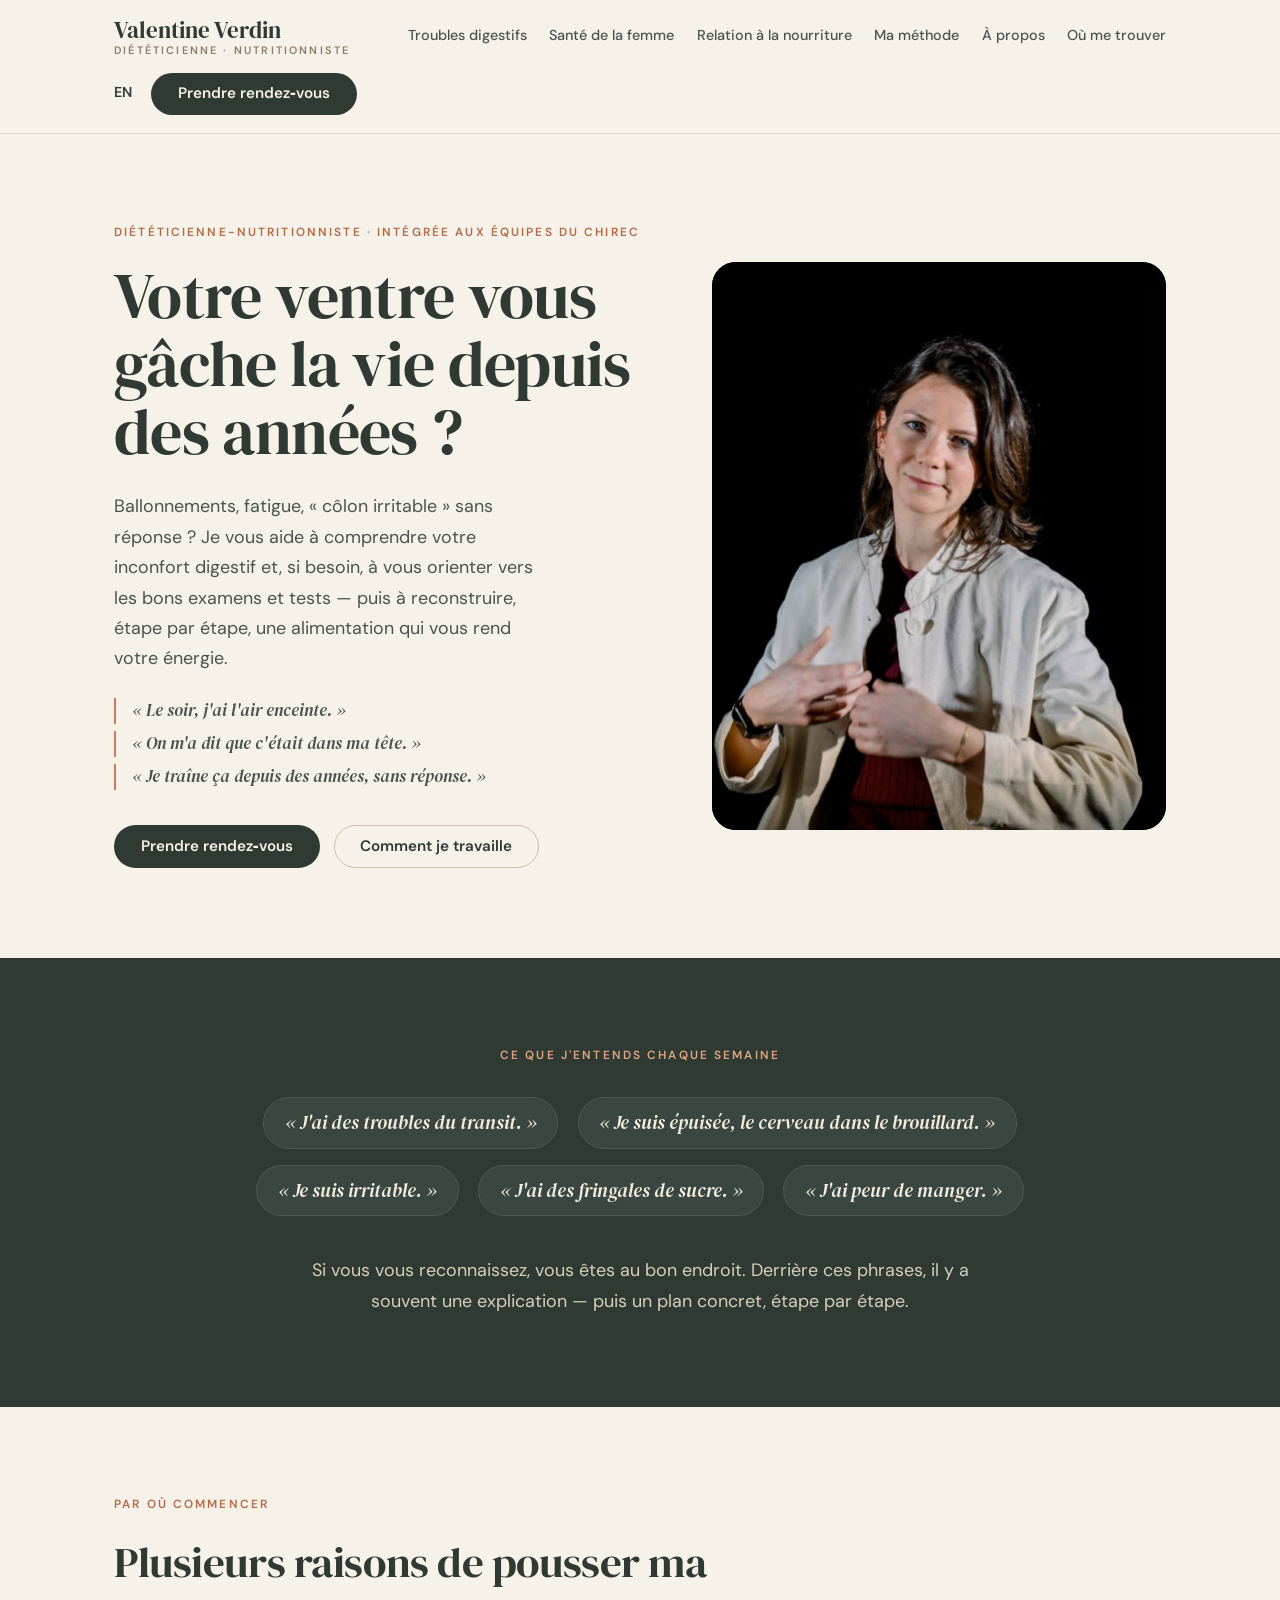
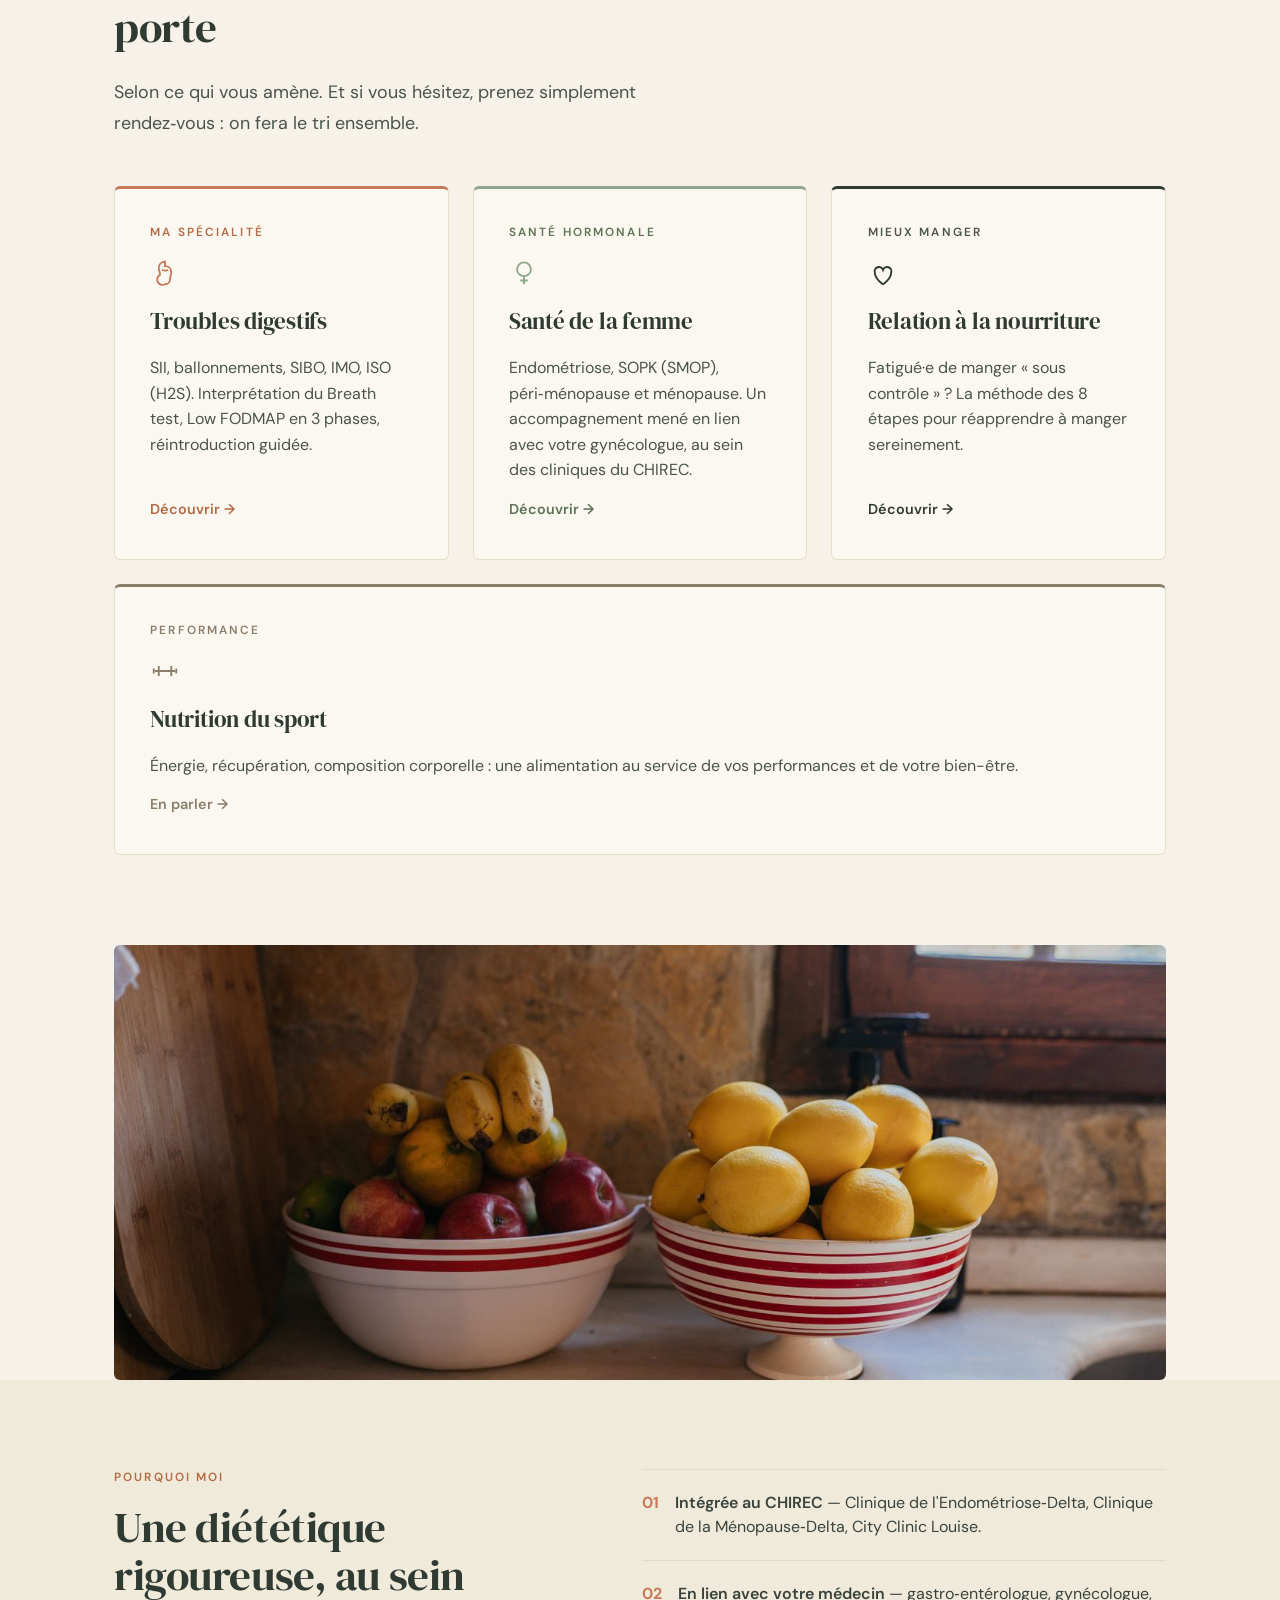
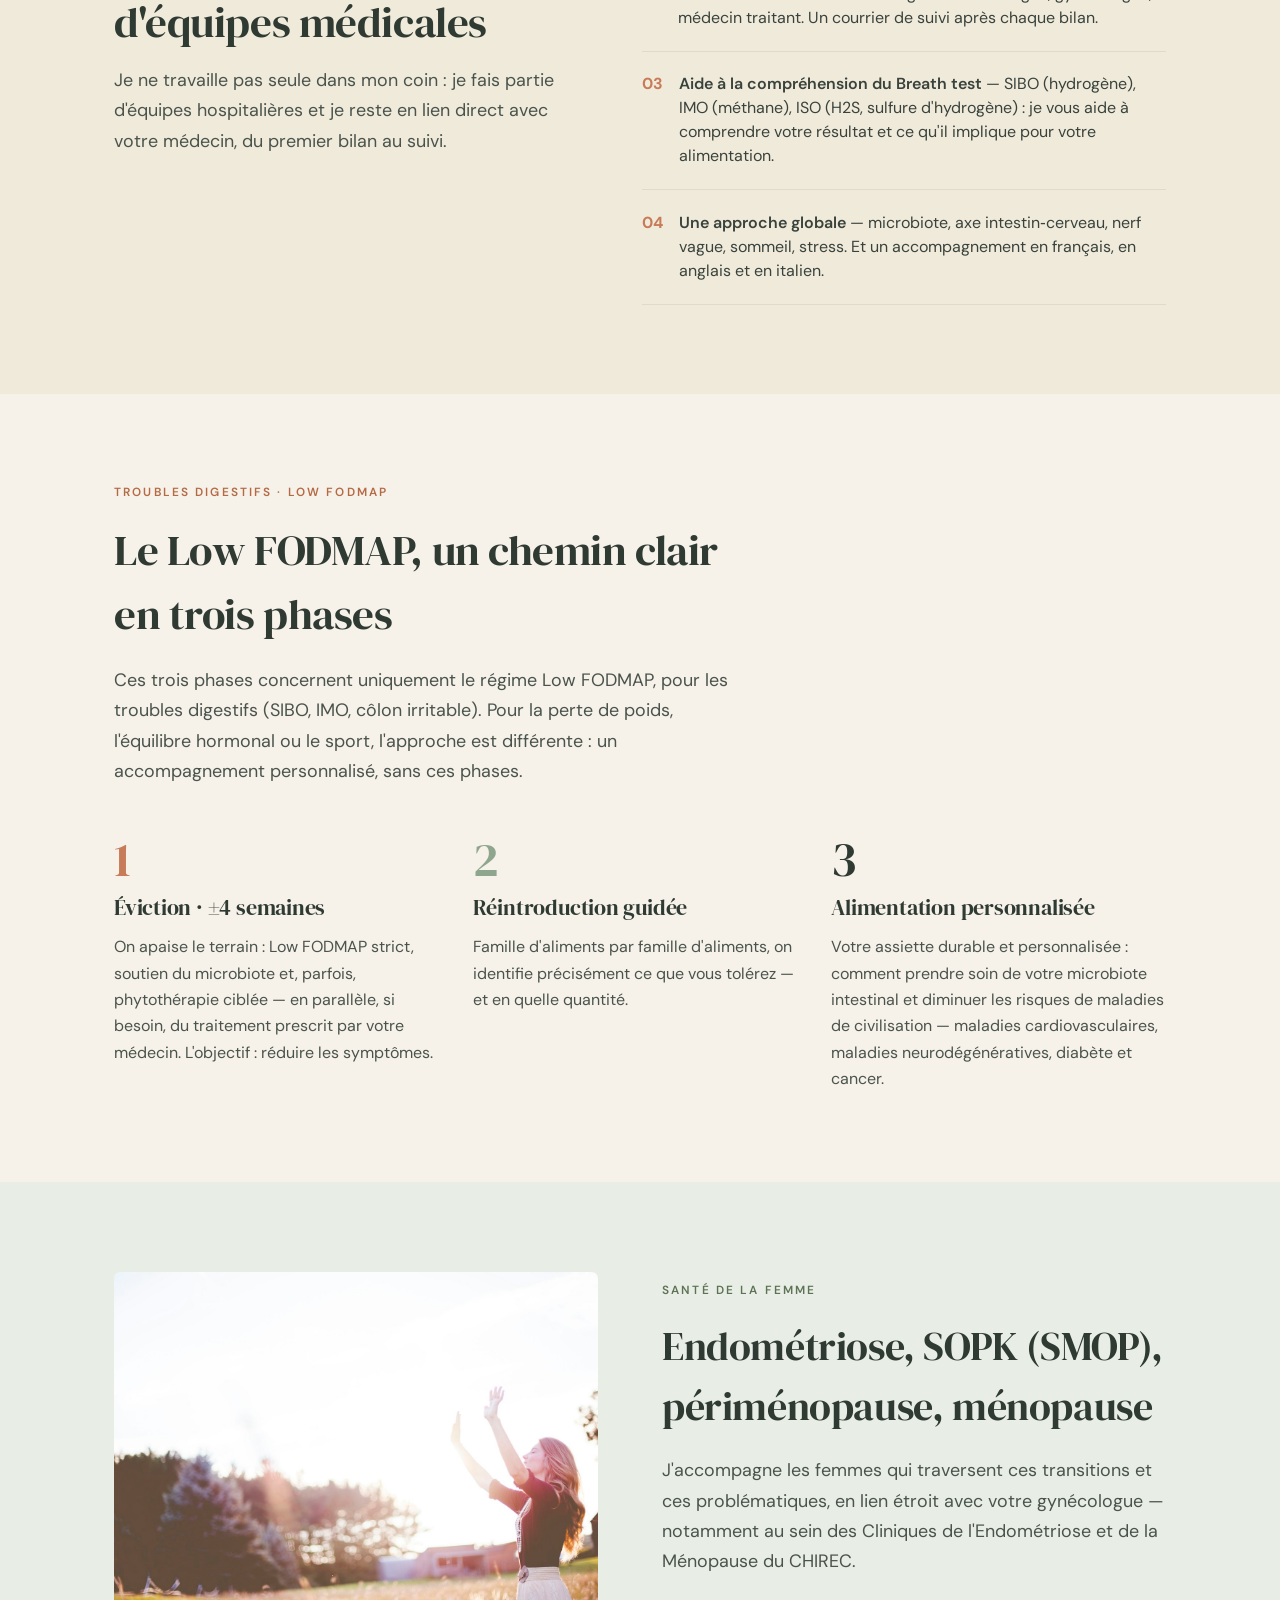
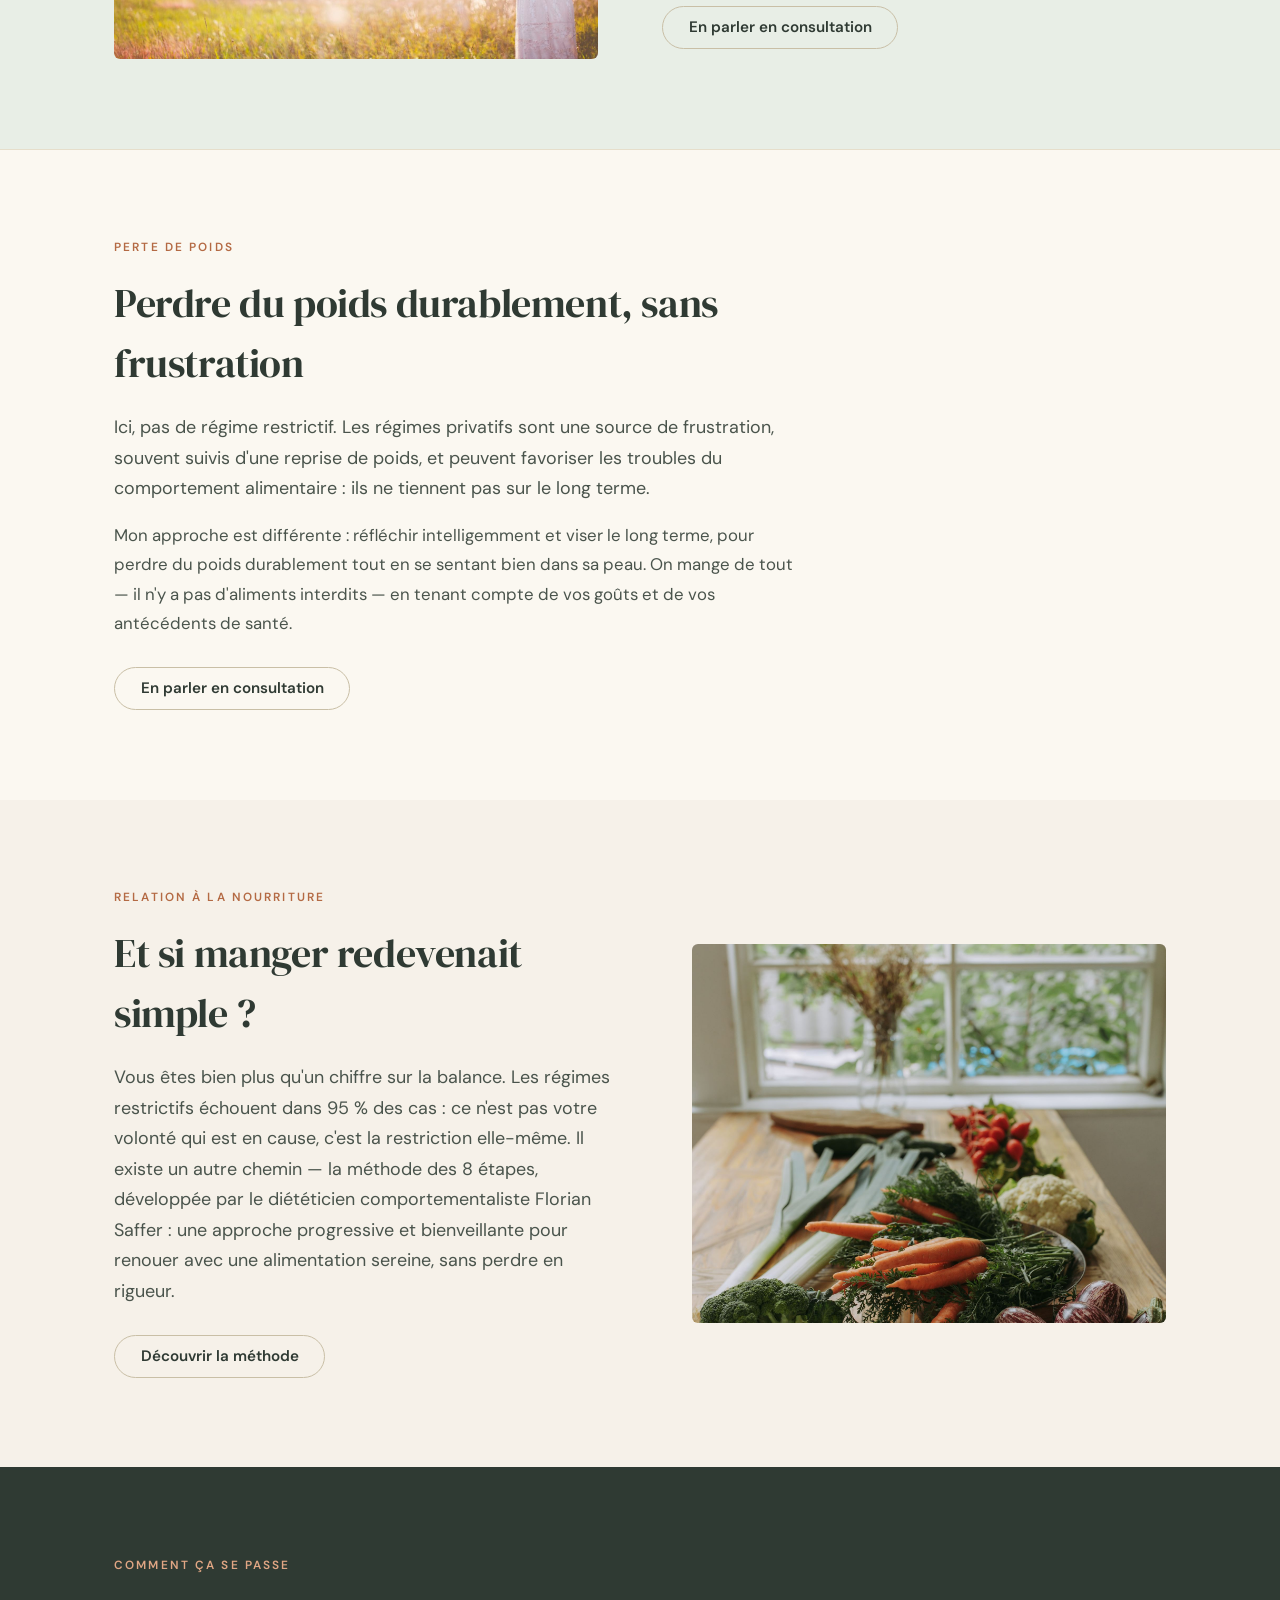
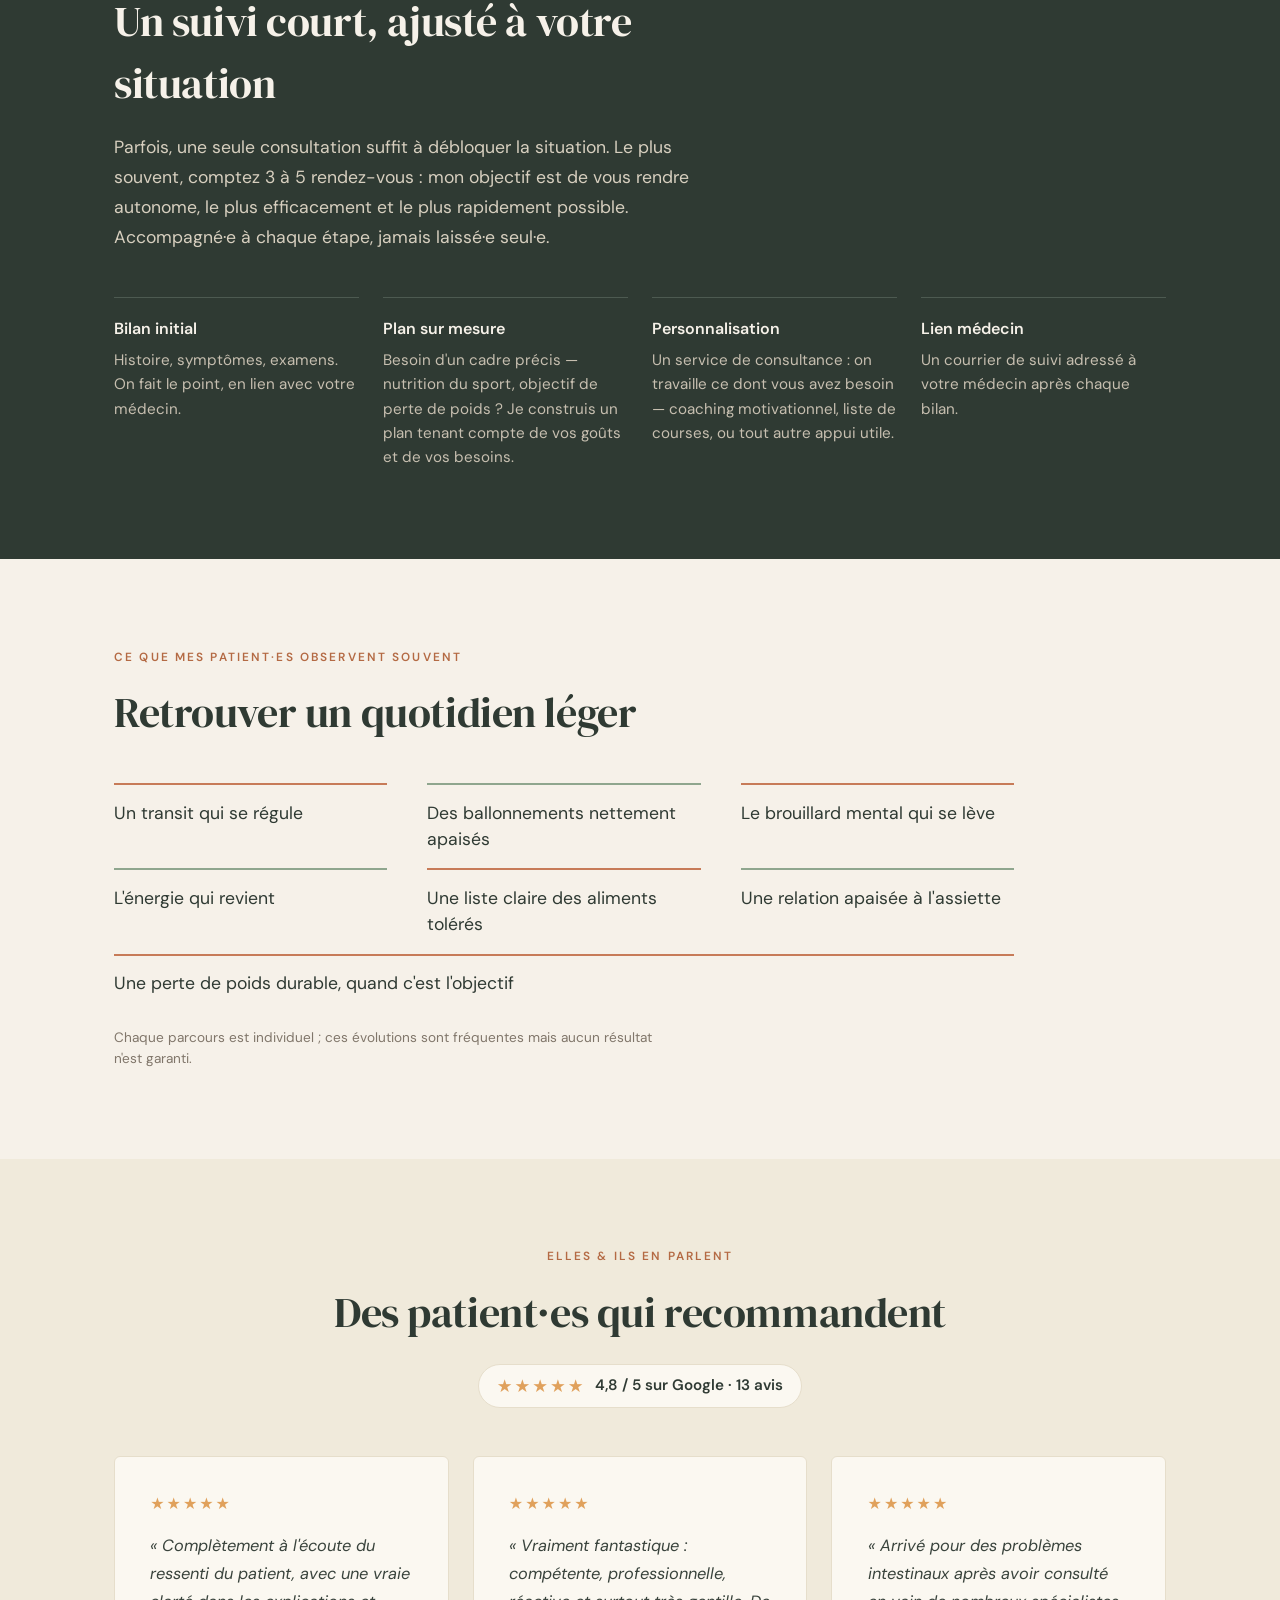
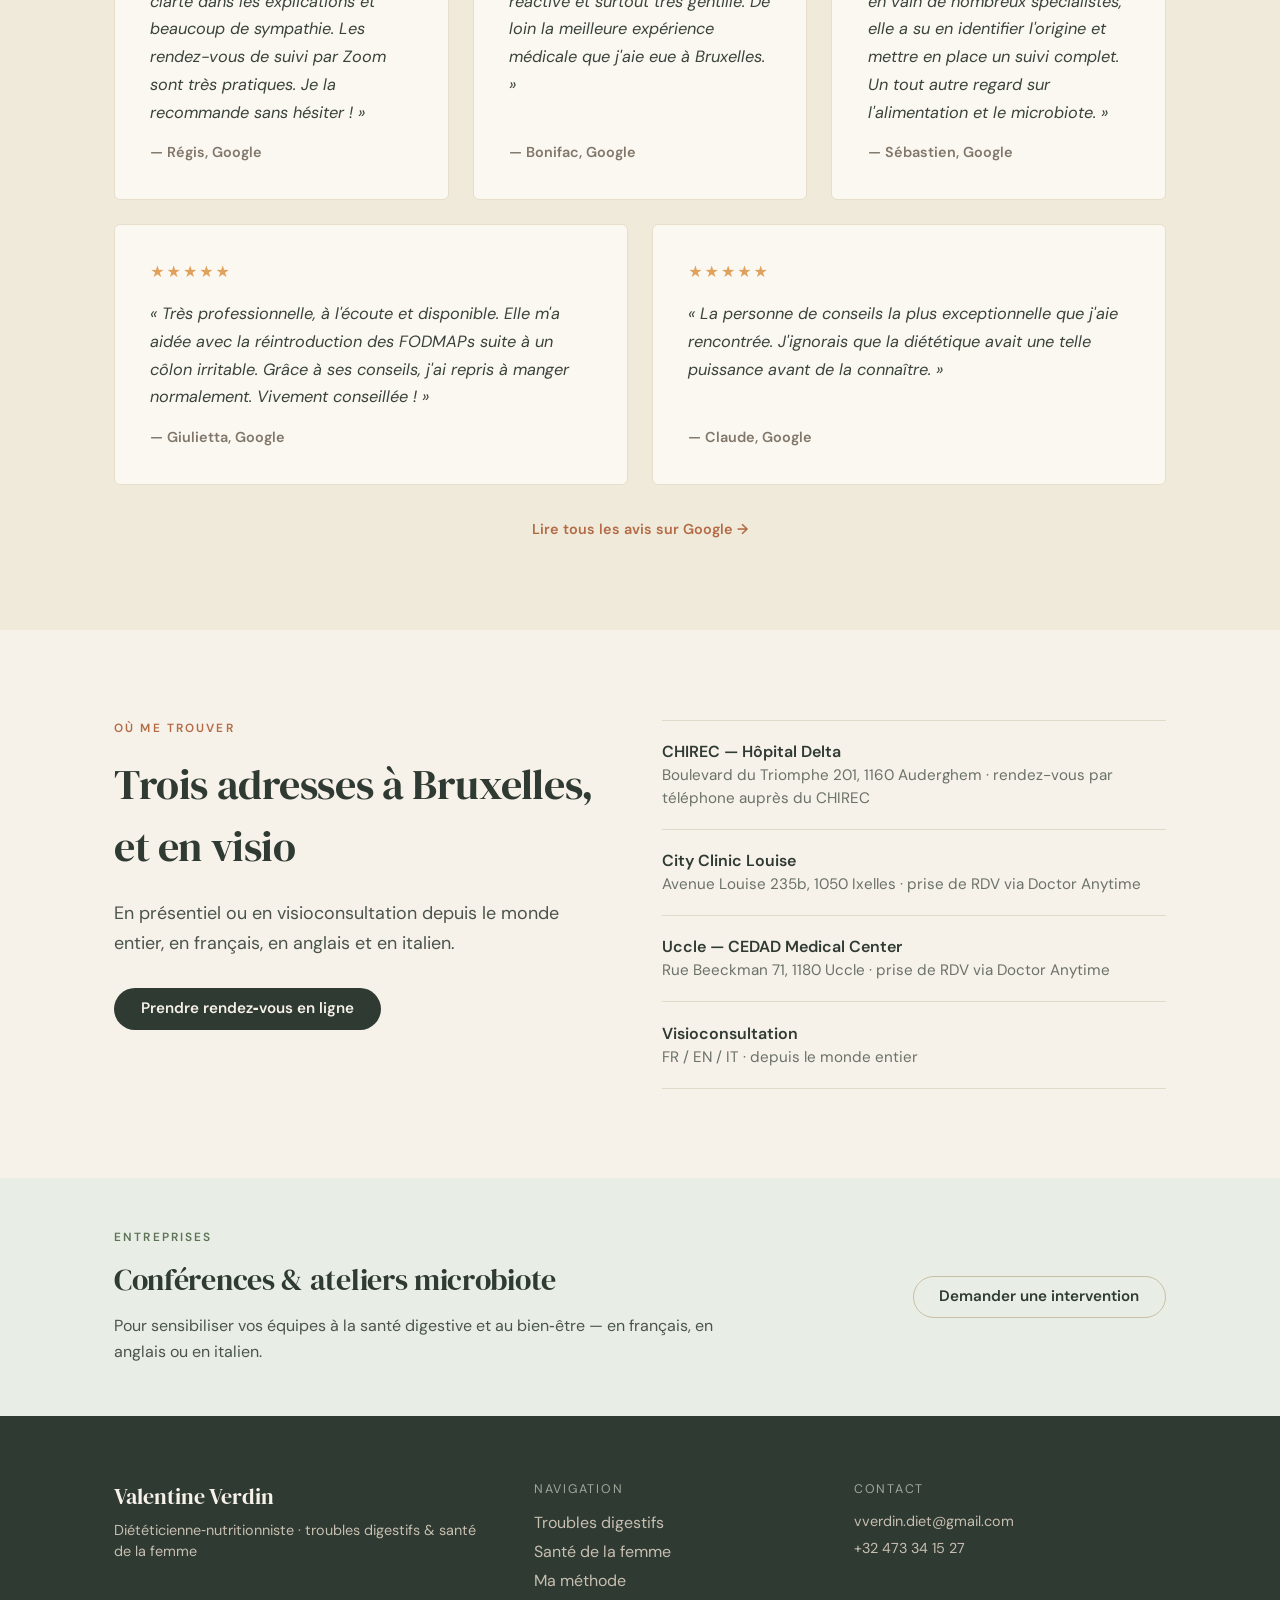
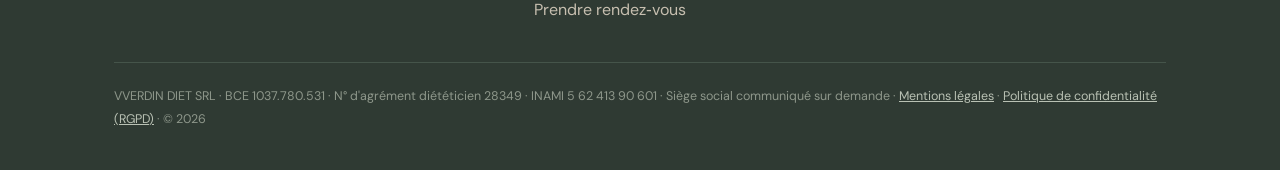
<file: index.html>
<!DOCTYPE html>
<html lang="fr"><head>
<meta charset="utf-8">
<meta name="viewport" content="width=device-width, initial-scale=1">

<!-- Preuve de propriete pour Google Search Console. Ne pas supprimer. -->
<meta name="google-site-verification" content="-qYfiARzBFkKJcZ8qMPVP8jeQ5ZWIDomPf85fG_NuDw" />
<title>Diététicienne-nutritionniste à Bruxelles — Valentine Verdin</title>
<meta name="description" content="Valentine Verdin, diététicienne-nutritionniste à Bruxelles. Troubles digestifs (SII, SIBO, IMO, ISO), santé de la femme et relation à la nourriture.">
<link rel="canonical" href="https://www.valentineverdin.be/">
<link rel="alternate" hreflang="fr-BE" href="https://www.valentineverdin.be/">
<link rel="alternate" hreflang="fr" href="https://www.valentineverdin.be/">
<link rel="alternate" hreflang="en" href="https://www.valentineverdin.be/en/">
<link rel="alternate" hreflang="x-default" href="https://www.valentineverdin.be/">

<!-- Aperçu lors du partage du lien (WhatsApp, LinkedIn, Facebook, iMessage…) -->
<meta property="og:type" content="website">
<meta property="og:locale" content="fr_BE">
<meta property="og:locale:alternate" content="en_GB">
<meta property="og:site_name" content="Valentine Verdin">
<meta property="og:url" content="https://www.valentineverdin.be/">
<meta property="og:title" content="Diététicienne-nutritionniste à Bruxelles — Valentine Verdin">
<meta property="og:description" content="Valentine Verdin, diététicienne-nutritionniste à Bruxelles. Troubles digestifs (SII, SIBO, IMO, ISO), santé de la femme et relation à la nourriture.">
<meta property="og:image" content="https://www.valentineverdin.be/assets/og-valentine-verdin.jpg">
<meta property="og:image:width" content="1200">
<meta property="og:image:height" content="630">
<meta property="og:image:alt" content="Valentine Verdin, diététicienne-nutritionniste à Bruxelles">
<meta name="twitter:card" content="summary_large_image">

<link rel="preconnect" href="https://fonts.googleapis.com">
<link rel="preconnect" href="https://fonts.gstatic.com" crossorigin>
<link rel="icon" href="favicon.svg" type="image/svg+xml">
<link rel="stylesheet" href="https://fonts.googleapis.com/css2?family=DM+Sans:wght@400;500;600;700&family=DM+Serif+Display:ital@0;1&display=swap">
<link rel="stylesheet" href="styles.css">

<!-- Données structurées : décrivent à Google qui tu es, où tu consultes et dans quels domaines. -->
<script type="application/ld+json">
{
  "@context": "https://schema.org",
  "@graph": [
    {
      "@type": "WebSite",
      "@id": "https://www.valentineverdin.be/#website",
      "url": "https://www.valentineverdin.be/",
      "name": "Valentine Verdin — Diététicienne-nutritionniste",
      "inLanguage": "fr-BE",
      "publisher": { "@id": "https://www.valentineverdin.be/#cabinet" }
    },
    {
      "@type": "WebPage",
      "@id": "https://www.valentineverdin.be/#page",
      "url": "https://www.valentineverdin.be/",
      "name": "Diététicienne-nutritionniste à Bruxelles — Valentine Verdin",
      "description": "Valentine Verdin, diététicienne-nutritionniste à Bruxelles. Troubles digestifs (SII, SIBO, IMO, ISO), santé de la femme et relation à la nourriture.",
      "isPartOf": { "@id": "https://www.valentineverdin.be/#website" },
      "about": { "@id": "https://www.valentineverdin.be/#valentine" },
      "primaryImageOfPage": "https://www.valentineverdin.be/assets/og-valentine-verdin.jpg",
      "inLanguage": "fr-BE"
    },
    {
      "@type": "Person",
      "@id": "https://www.valentineverdin.be/#valentine",
      "name": "Valentine Verdin",
      "givenName": "Valentine",
      "familyName": "Verdin",
      "jobTitle": "Diététicienne-nutritionniste",
      "url": "https://www.valentineverdin.be/",
      "image": "https://www.valentineverdin.be/assets/valentine.jpg",
      "telephone": "+32473341527",
      "email": "vverdin.diet@gmail.com",
      "knowsLanguage": ["fr", "en"],
      "alumniOf": { "@type": "CollegeOrUniversity", "name": "Université libre de Bruxelles" },
      "knowsAbout": [
        "Syndrome de l'intestin irritable",
        "SIBO",
        "IMO",
        "ISO",
        "Régime pauvre en FODMAP",
        "Endométriose",
        "Syndrome des ovaires polykystiques",
        "Péri-ménopause et ménopause",
        "Relation à la nourriture"
      ],
      "worksFor": { "@id": "https://www.valentineverdin.be/#cabinet" }
    },
    {
      "@type": "Dietitian",
      "@id": "https://www.valentineverdin.be/#cabinet",
      "name": "Valentine Verdin — Diététicienne-nutritionniste",
      "legalName": "VVERDIN DIET SRL",
      "url": "https://www.valentineverdin.be/",
      "image": "https://www.valentineverdin.be/assets/og-valentine-verdin.jpg",
      "telephone": "+32473341527",
      "email": "vverdin.diet@gmail.com",
      "medicalSpecialty": "DietNutrition",
      "availableLanguage": ["fr", "en"],
      "founder": { "@id": "https://www.valentineverdin.be/#valentine" },
      "employee": { "@id": "https://www.valentineverdin.be/#valentine" },
      "identifier": [
        { "@type": "PropertyValue", "name": "Numéro d'entreprise (BCE)", "value": "1037.780.531" },
        { "@type": "PropertyValue", "name": "Agrément diététicien", "value": "28349" },
        { "@type": "PropertyValue", "name": "INAMI", "value": "5 62 413 90 601" }
      ],
      "address": {
        "@type": "PostalAddress",
        "addressLocality": "Bruxelles",
        "addressCountry": "BE"
      },
      "areaServed": { "@type": "City", "name": "Bruxelles" },
      "location": [
        {
          "@type": "Place",
          "name": "CHIREC — Hôpital Delta",
          "address": { "@type": "PostalAddress", "streetAddress": "Boulevard du Triomphe 201", "postalCode": "1160", "addressLocality": "Auderghem", "addressCountry": "BE" }
        },
        {
          "@type": "Place",
          "name": "City Clinic Louise",
          "address": { "@type": "PostalAddress", "streetAddress": "Avenue Louise 235B", "postalCode": "1050", "addressLocality": "Bruxelles", "addressCountry": "BE" }
        },
        {
          "@type": "Place",
          "name": "CEDAD Medical Center",
          "address": { "@type": "PostalAddress", "streetAddress": "Rue Beeckman 71", "postalCode": "1180", "addressLocality": "Uccle", "addressCountry": "BE" }
        }
      ]
    }
  ]
}
</script>
</head>
<body>

<!-- ============ HEADER ============ -->
<header style="width:100%;background:#F6F1E9;border-bottom:1px solid #E2DAC8">
  <div class="wrap" style="display:flex;flex-wrap:wrap;align-items:center;gap:1rem 2rem;padding-top:1.1rem;padding-bottom:1.1rem">
    <a href="#" style="display:flex;flex-direction:column;line-height:1.05;margin-right:auto">
      <span style="font-family:'DM Serif Display',Georgia,serif;font-size:1.45rem">Valentine Verdin</span>
      <span style="font-size:.68rem;letter-spacing:.2em;text-transform:uppercase;color:#8A7E6B;font-weight:600;margin-top:.2rem">Diététicienne · Nutritionniste</span>
    </a>
    <nav aria-label="Navigation principale" style="display:flex;flex-wrap:wrap;gap:1.4rem;align-items:center">
      <a class="navlink" href="#digestif">Troubles digestifs</a>
      <a class="navlink" href="#femme">Santé de la femme</a>
      <a class="navlink" href="#nourriture">Relation à la nourriture</a>
      <a class="navlink" href="#methode">Ma méthode</a>
      <a class="navlink" href="a-propos/">À propos</a>
      <a class="navlink" href="#contact">Où me trouver</a>
    </nav>
    <div style="display:flex;align-items:center;gap:1.2rem">
      <a href="en/" hreflang="en" lang="en" aria-label="View this site in English" class="navlink" style="font-weight:600;color:#2F3A33">EN</a>
      <a href="#rdv" class="btn btn-primary">Prendre rendez‑vous</a>
    </div>
  </div>
</header>

<!-- ============ HERO ============ -->
<section style="width:100%;background:#F6F1E9">
  <div class="wrap sct" style="display:flex;flex-wrap:wrap;gap:clamp(2rem,5vw,4.5rem);align-items:center">
    <div style="flex:1 1 440px;min-width:0">
      <p class="eyebrow" style="margin-bottom:1.3rem">Diététicienne-nutritionniste · Intégrée aux équipes du CHIREC</p>
      <h1 style="margin:0;font-size:clamp(2.3rem,5vw,4rem);line-height:1.06">Votre ventre vous gâche la vie depuis des années ?</h1>
      <p class="lede" style="margin-top:1.6rem;max-width:36ch">Ballonnements, fatigue, « côlon irritable » sans réponse ? Je vous aide à comprendre votre inconfort digestif et, si besoin, à vous orienter vers les bons examens et tests — puis à reconstruire, étape par étape, une alimentation qui vous rend votre énergie.</p>
      <ul style="list-style:none;margin:1.5rem 0 0;padding:0;max-width:40ch">
        <li style="margin:.45rem 0;padding-left:1rem;border-left:2px solid #C77B58;font-family:'DM Serif Display',Georgia,serif;font-style:italic;font-size:1.08rem;color:#4A544C">« Le soir, j'ai l'air enceinte. »</li>
        <li style="margin:.45rem 0;padding-left:1rem;border-left:2px solid #C77B58;font-family:'DM Serif Display',Georgia,serif;font-style:italic;font-size:1.08rem;color:#4A544C">« On m'a dit que c'était dans ma tête. »</li>
        <li style="margin:.45rem 0;padding-left:1rem;border-left:2px solid #C77B58;font-family:'DM Serif Display',Georgia,serif;font-style:italic;font-size:1.08rem;color:#4A544C">« Je traîne ça depuis des années, sans réponse. »</li>
      </ul>
      <div style="margin-top:2.2rem;display:flex;flex-wrap:wrap;gap:.9rem">
        <a href="#rdv" class="btn btn-primary">Prendre rendez‑vous</a>
        <a href="#methode" class="btn btn-ghost">Comment je travaille</a>
      </div>
    </div>
    <div style="flex:1 1 360px;min-width:0">
      <img src="assets/valentine.jpg" alt="Valentine Verdin, diététicienne-nutritionniste" style="width:100%;aspect-ratio:4/5;object-fit:cover;object-position:center top;border-radius:24px;display:block;background:#1A1A1A">
    </div>
  </div>
</section>

<!-- ============ MOTS À IMPACT ============ -->
<section style="width:100%;background:#2F3A33;color:#F2ECDF">
  <div class="wrap sct">
    <p class="eyebrow" style="color:#E0A684;text-align:center;margin-bottom:2rem">Ce que j'entends chaque semaine</p>
    <div style="display:flex;flex-wrap:wrap;gap:1rem 1.2rem;justify-content:center;max-width:960px;margin:0 auto">
      <span class="chip">« J'ai des troubles du transit. »</span>
      <span class="chip">« Je suis épuisée, le cerveau dans le brouillard. »</span>
      <span class="chip">« Je suis irritable. »</span>
      <span class="chip">« J'ai des fringales de sucre. »</span>
      <span class="chip">« J'ai peur de manger. »</span>
    </div>
    <p style="text-align:center;max-width:60ch;margin:2.4rem auto 0;font-size:1.12rem;line-height:1.75;color:#D7CFBF">Si vous vous reconnaissez, vous êtes au bon endroit. Derrière ces phrases, il y a souvent une explication — puis un plan concret, étape par étape.</p>
  </div>
</section>

<!-- ============ TROIS PORTES ============ -->
<section id="digestif" style="width:100%;background:#F6F1E9">
  <div class="wrap sct">
    <div style="max-width:620px">
      <p class="eyebrow" style="margin-bottom:1rem">Par où commencer</p>
      <h2 style="margin:0;font-size:clamp(1.9rem,3.4vw,2.7rem)">Plusieurs raisons de pousser ma porte</h2>
      <p class="lede" style="margin-top:1.1rem">Selon ce qui vous amène. Et si vous hésitez, prenez simplement rendez‑vous : on fera le tri ensemble.</p>
    </div>
    <div style="margin-top:3rem;display:flex;flex-wrap:wrap;gap:1.5rem">
      <article class="card" style="flex:1 1 300px;min-width:0;border-top:3px solid #C77B58">
        <span class="eyebrow">Ma spécialité</span>
        <svg width="30" height="30" viewBox="0 0 24 24" fill="none" stroke="#C77B58" stroke-width="1.5" aria-hidden="true"><path d="M12 3c-3 0-5 2.2-5 5 0 2 1 3.2 1 5.5A4 4 0 0 0 12 21a4 4 0 0 0 4-4c0-2.3 1-3.5 1-5.5 0-2.8-2-5-5-5z"></path><path d="M9.5 9.5c.8.8 4.2.8 5 0"></path></svg>
        <h3 style="margin:0;font-size:1.45rem">Troubles digestifs</h3>
        <p style="color:#4A544C;line-height:1.6">SII, ballonnements, SIBO, IMO, ISO (H2S). Interprétation du Breath test, Low FODMAP en 3 phases, réintroduction guidée.</p>
        <a href="#methode" class="navlink" style="margin-top:auto;color:#B46A44;font-weight:600">Découvrir&nbsp;→</a>
      </article>
      <article class="card" style="flex:1 1 300px;min-width:0;border-top:3px solid #8FA68E">
        <span class="eyebrow" style="color:#5E7256">Santé hormonale</span>
        <svg width="30" height="30" viewBox="0 0 24 24" fill="none" stroke="#8FA68E" stroke-width="1.5" aria-hidden="true"><circle cx="12" cy="9" r="5.5"></circle><path d="M12 14.5V21M9 18h6"></path></svg>
        <h3 style="margin:0;font-size:1.45rem">Santé de la femme</h3>
        <p style="color:#4A544C;line-height:1.6">Endométriose, SOPK (SMOP), péri‑ménopause et ménopause. Un accompagnement mené en lien avec votre gynécologue, au sein des cliniques du CHIREC.</p>
        <a href="#femme" class="navlink" style="margin-top:auto;color:#5E7256;font-weight:600">Découvrir&nbsp;→</a>
      </article>
      <article class="card" style="flex:1 1 300px;min-width:0;border-top:3px solid #2F3A33">
        <span class="eyebrow" style="color:#4A544C">Mieux manger</span>
        <svg width="30" height="30" viewBox="0 0 24 24" fill="none" stroke="#2F3A33" stroke-width="1.5" aria-hidden="true"><path d="M12 21s-6.5-4.3-6.5-9.2A3.3 3.3 0 0 1 12 9.5a3.3 3.3 0 0 1 6.5 2.3C18.5 16.7 12 21 12 21z"></path></svg>
        <h3 style="margin:0;font-size:1.45rem">Relation à la nourriture</h3>
        <p style="color:#4A544C;line-height:1.6">Fatigué·e de manger « sous contrôle » ? La méthode des 8 étapes pour réapprendre à manger sereinement.</p>
        <a href="#nourriture" class="navlink" style="margin-top:auto;color:#2F3A33;font-weight:600">Découvrir&nbsp;→</a>
      </article>
      <article class="card" style="flex:1 1 300px;min-width:0;border-top:3px solid #8A7E6B">
        <span class="eyebrow" style="color:#8A7E6B">Performance</span>
        <svg width="30" height="30" viewBox="0 0 24 24" fill="none" stroke="#8A7E6B" stroke-width="1.5" aria-hidden="true"><path d="M4 12h16M7 8v8M17 8v8M3 10v4M21 10v4"></path></svg>
        <h3 style="margin:0;font-size:1.45rem">Nutrition du sport</h3>
        <p style="color:#4A544C;line-height:1.6">Énergie, récupération, composition corporelle : une alimentation au service de vos performances et de votre bien-être.</p>
        <a href="#rdv" class="navlink" style="margin-top:auto;color:#8A7E6B;font-weight:600">En parler&nbsp;→</a>
      </article>
    </div>
  </div>
</section>

<!-- ============ IMAGE ÉDITORIALE ============ -->
<section style="width:100%;background:#F6F1E9">
  <div class="wrap">
    <img src="assets/fruits-coupes.jpg"
           alt="Des coupes de fruits frais posées sur un plan de travail, en lumière du jour"
           loading="lazy" decoding="async" width="1400" height="933"
           style="width:100%;height:clamp(240px,34vw,460px);object-fit:cover;object-position:center;border-radius:6px;display:block;background:#E8EEE6">
  </div>
</section>

<!-- ============ POURQUOI / DISTINCTION ============ -->
<section style="width:100%;background:#F0EADB">
  <div class="wrap sct" style="display:flex;flex-wrap:wrap;gap:clamp(2rem,5vw,4rem)">
    <div style="flex:1 1 320px;min-width:0">
      <p class="eyebrow" style="margin-bottom:1rem">Pourquoi moi</p>
      <h2 style="margin:0;font-size:clamp(1.9rem,3.4vw,2.7rem);line-height:1.1">Une diététique rigoureuse, au sein d'équipes médicales</h2>
      <p class="lede" style="margin-top:1.2rem">Je ne travaille pas seule dans mon coin : je fais partie d'équipes hospitalières et je reste en lien direct avec votre médecin, du premier bilan au suivi.</p>
    </div>
    <div style="flex:1 1 380px;min-width:0;display:flex;flex-direction:column">
      <hr class="rule">
      <div style="padding:1.3rem 0;display:flex;gap:1rem"><span style="color:#C77B58;font-weight:700">01</span><p style="color:#39433C"><strong style="font-weight:600">Intégrée au CHIREC</strong> — Clinique de l'Endométriose‑Delta, Clinique de la Ménopause‑Delta, City Clinic Louise.</p></div>
      <hr class="rule">
      <div style="padding:1.3rem 0;display:flex;gap:1rem"><span style="color:#C77B58;font-weight:700">02</span><p style="color:#39433C"><strong style="font-weight:600">En lien avec votre médecin</strong> — gastro‑entérologue, gynécologue, médecin traitant. Un courrier de suivi après chaque bilan.</p></div>
      <hr class="rule">
      <div style="padding:1.3rem 0;display:flex;gap:1rem"><span style="color:#C77B58;font-weight:700">03</span><p style="color:#39433C"><strong style="font-weight:600">Aide à la compréhension du Breath test</strong> — SIBO (hydrogène), IMO (méthane), ISO (H2S, sulfure d'hydrogène) : je vous aide à comprendre votre résultat et ce qu'il implique pour votre alimentation.</p></div>
      <hr class="rule">
      <div style="padding:1.3rem 0;display:flex;gap:1rem"><span style="color:#C77B58;font-weight:700">04</span><p style="color:#39433C"><strong style="font-weight:600">Une approche globale</strong> — microbiote, axe intestin‑cerveau, nerf vague, sommeil, stress. Et un accompagnement en français, en anglais et en italien.</p></div>
      <hr class="rule">
    </div>
  </div>
</section>

<!-- ============ MÉTHODE 3 PHASES ============ -->
<section id="methode" style="width:100%;background:#F6F1E9">
  <div class="wrap sct">
    <div style="max-width:620px">
      <p class="eyebrow" style="margin-bottom:1rem">Troubles digestifs · Low FODMAP</p>
      <h2 style="margin:0;font-size:clamp(1.9rem,3.4vw,2.7rem)">Le Low FODMAP, un chemin clair en trois phases</h2>
      <p class="lede" style="margin-top:1.1rem">Ces trois phases concernent uniquement le régime Low FODMAP, pour les troubles digestifs (SIBO, IMO, côlon irritable). Pour la perte de poids, l'équilibre hormonal ou le sport, l'approche est différente : un accompagnement personnalisé, sans ces phases.</p>
    </div>
    <div style="margin-top:3rem;display:flex;flex-wrap:wrap;gap:1.5rem">
      <div style="flex:1 1 280px;min-width:0">
        <div style="font-family:'DM Serif Display',Georgia,serif;font-size:3rem;color:#C77B58;line-height:1">1</div>
        <h3 style="margin:.6rem 0 .6rem;font-size:1.35rem">Éviction · ±4 semaines</h3>
        <p style="color:#4A544C;line-height:1.65">On apaise le terrain : Low FODMAP strict, soutien du microbiote et, parfois, phytothérapie ciblée — en parallèle, si besoin, du traitement prescrit par votre médecin. L'objectif : réduire les symptômes.</p>
      </div>
      <div style="flex:1 1 280px;min-width:0">
        <div style="font-family:'DM Serif Display',Georgia,serif;font-size:3rem;color:#8FA68E;line-height:1">2</div>
        <h3 style="margin:.6rem 0 .6rem;font-size:1.35rem">Réintroduction guidée</h3>
        <p style="color:#4A544C;line-height:1.65">Famille d'aliments par famille d'aliments, on identifie précisément ce que vous tolérez — et en quelle quantité.</p>
      </div>
      <div style="flex:1 1 280px;min-width:0">
        <div style="font-family:'DM Serif Display',Georgia,serif;font-size:3rem;color:#2F3A33;line-height:1">3</div>
        <h3 style="margin:.6rem 0 .6rem;font-size:1.35rem">Alimentation personnalisée</h3>
        <p style="color:#4A544C;line-height:1.65">Votre assiette durable et personnalisée : comment prendre soin de votre microbiote intestinal et diminuer les risques de maladies de civilisation — maladies cardiovasculaires, maladies neurodégénératives, diabète et cancer.</p>
      </div>
    </div>
  </div>
</section>

<!-- ============ SANTÉ DE LA FEMME ============ -->
<section id="femme" style="width:100%;background:#E8EEE6">
  <div class="wrap sct" style="display:flex;flex-wrap:wrap;gap:clamp(2rem,5vw,4rem);align-items:center">
    <div style="flex:1 1 340px;min-width:0">
      <img src="assets/femme-nature.jpg"
             alt="Une femme bras levés dans une prairie, dans une lumière vaporeuse"
             loading="lazy" decoding="async" width="1600" height="1068"
             style="width:100%;height:auto;aspect-ratio:5/4;object-fit:cover;object-position:center;border-radius:6px;display:block;background:#DCE7D8">
    </div>
    <div style="flex:1 1 360px;min-width:0">
      <p class="eyebrow" style="color:#5E7256;margin-bottom:1rem">Santé de la femme</p>
      <h2 style="margin:0;font-size:clamp(1.8rem,3.2vw,2.5rem)">Endométriose, SOPK (SMOP), périménopause, ménopause</h2>
      <p class="lede" style="margin-top:1.2rem">J'accompagne les femmes qui traversent ces transitions et ces problématiques, en lien étroit avec votre gynécologue — notamment au sein des Cliniques de l'Endométriose et de la Ménopause du CHIREC.</p>
      <a href="#rdv" class="btn btn-ghost" style="margin-top:1.8rem">En parler en consultation</a>
    </div>
  </div>
</section>

<!-- ============ PERTE DE POIDS ============ -->
<section id="poids" style="width:100%;background:#FBF8F1;border-top:1px solid #E6DECB">
  <div class="wrap sct">
    <div style="max-width:680px">
      <p class="eyebrow" style="margin-bottom:1rem">Perte de poids</p>
      <h2 style="margin:0;font-size:clamp(1.8rem,3.2vw,2.5rem)">Perdre du poids durablement, sans frustration</h2>
      <p class="lede" style="margin-top:1.2rem">Ici, pas de régime restrictif. Les régimes privatifs sont une source de frustration, souvent suivis d'une reprise de poids, et peuvent favoriser les troubles du comportement alimentaire : ils ne tiennent pas sur le long terme.</p>
      <p style="margin-top:1.1rem;font-size:1.05rem;line-height:1.75;color:#4A544C">Mon approche est différente : réfléchir intelligemment et viser le long terme, pour perdre du poids durablement tout en se sentant bien dans sa peau. On mange de tout — il n'y a pas d'aliments interdits — en tenant compte de vos goûts et de vos antécédents de santé.</p>
      <a href="#rdv" class="btn btn-ghost" style="margin-top:1.8rem">En parler en consultation</a>
    </div>
  </div>
</section>

<!-- ============ RELATION À LA NOURRITURE ============ -->
<section id="nourriture" style="width:100%;background:#F6F1E9">
  <div class="wrap sct" style="display:flex;flex-wrap:wrap;gap:clamp(2rem,5vw,4rem);align-items:center">
    <div style="flex:1 1 360px;min-width:0">
      <p class="eyebrow" style="margin-bottom:1rem">Relation à la nourriture</p>
      <h2 style="margin:0;font-size:clamp(1.8rem,3.2vw,2.5rem)">Et si manger redevenait simple ?</h2>
      <p class="lede" style="margin-top:1.2rem">Vous êtes bien plus qu'un chiffre sur la balance. Les régimes restrictifs échouent dans 95 % des cas : ce n'est pas votre volonté qui est en cause, c'est la restriction elle-même. Il existe un autre chemin — la méthode des 8 étapes, développée par le diététicien comportementaliste Florian Saffer : une approche progressive et bienveillante pour renouer avec une alimentation sereine, sans perdre en rigueur.</p>
      <a href="#rdv" class="btn btn-ghost" style="margin-top:1.8rem">Découvrir la méthode</a>
    </div>
    <div style="flex:1 1 320px;min-width:0">
      <img src="assets/legumes-fenetre.jpg"
             alt="Des légumes frais étalés sur une table devant une fenêtre, en lumière naturelle"
             loading="lazy" decoding="async" width="1800" height="2700"
             style="width:100%;height:auto;aspect-ratio:5/4;object-fit:cover;object-position:center;border-radius:6px;display:block;background:#E8EEE6">
    </div>
  </div>
</section>

<!-- ============ DÉROULÉ DU SUIVI ============ -->
<section style="width:100%;background:#2F3A33;color:#F2ECDF">
  <div class="wrap sct">
    <div style="max-width:620px">
      <p class="eyebrow" style="color:#E0A684;margin-bottom:1rem">Comment ça se passe</p>
      <h2 style="margin:0;font-size:clamp(1.9rem,3.4vw,2.6rem);color:#F6F1E9">Un suivi court, ajusté à votre situation</h2>
      <p style="margin-top:1.1rem;font-size:1.1rem;line-height:1.7;color:#D7CFBF">Parfois, une seule consultation suffit à débloquer la situation. Le plus souvent, comptez 3 à 5 rendez-vous : mon objectif est de vous rendre autonome, le plus efficacement et le plus rapidement possible. Accompagné·e à chaque étape, jamais laissé·e seul·e.</p>
    </div>
    <div style="margin-top:2.8rem;display:flex;flex-wrap:wrap;gap:1.5rem">
      <div style="flex:1 1 220px;min-width:0;border-top:1px solid #4D5A51;padding-top:1.2rem"><p style="color:#F6F1E9;font-weight:600;margin-bottom:.4rem">Bilan initial</p><p style="color:#C7BFB0;line-height:1.6;font-size:.95rem">Histoire, symptômes, examens. On fait le point, en lien avec votre médecin.</p></div>
      <div style="flex:1 1 220px;min-width:0;border-top:1px solid #4D5A51;padding-top:1.2rem"><p style="color:#F6F1E9;font-weight:600;margin-bottom:.4rem">Plan sur mesure</p><p style="color:#C7BFB0;line-height:1.6;font-size:.95rem">Besoin d'un cadre précis — nutrition du sport, objectif de perte de poids ? Je construis un plan tenant compte de vos goûts et de vos besoins.</p></div>
      <div style="flex:1 1 220px;min-width:0;border-top:1px solid #4D5A51;padding-top:1.2rem"><p style="color:#F6F1E9;font-weight:600;margin-bottom:.4rem">Personnalisation</p><p style="color:#C7BFB0;line-height:1.6;font-size:.95rem">Un service de consultance : on travaille ce dont vous avez besoin — coaching motivationnel, liste de courses, ou tout autre appui utile.</p></div>
      <div style="flex:1 1 220px;min-width:0;border-top:1px solid #4D5A51;padding-top:1.2rem"><p style="color:#F6F1E9;font-weight:600;margin-bottom:.4rem">Lien médecin</p><p style="color:#C7BFB0;line-height:1.6;font-size:.95rem">Un courrier de suivi adressé à votre médecin après chaque bilan.</p></div>
    </div>
  </div>
</section>

<!-- ============ RÉSULTATS ============ -->
<section style="width:100%;background:#F6F1E9">
  <div class="wrap sct">
    <div style="max-width:620px">
      <p class="eyebrow" style="margin-bottom:1rem">Ce que mes patient·es observent souvent</p>
      <h2 style="margin:0;font-size:clamp(1.9rem,3.4vw,2.6rem)">Retrouver un quotidien léger</h2>
    </div>
    <div style="margin-top:2.4rem;display:flex;flex-wrap:wrap;gap:1rem 2.5rem;max-width:900px">
      <p style="flex:1 1 240px;border-top:2px solid #C77B58;padding-top:.9rem;font-size:1.1rem">Un transit qui se régule</p>
      <p style="flex:1 1 240px;border-top:2px solid #8FA68E;padding-top:.9rem;font-size:1.1rem">Des ballonnements nettement apaisés</p>
      <p style="flex:1 1 240px;border-top:2px solid #C77B58;padding-top:.9rem;font-size:1.1rem">Le brouillard mental qui se lève</p>
      <p style="flex:1 1 240px;border-top:2px solid #8FA68E;padding-top:.9rem;font-size:1.1rem">L'énergie qui revient</p>
      <p style="flex:1 1 240px;border-top:2px solid #C77B58;padding-top:.9rem;font-size:1.1rem">Une liste claire des aliments tolérés</p>
      <p style="flex:1 1 240px;border-top:2px solid #8FA68E;padding-top:.9rem;font-size:1.1rem">Une relation apaisée à l'assiette</p>
      <p style="flex:1 1 240px;border-top:2px solid #C77B58;padding-top:.9rem;font-size:1.1rem">Une perte de poids durable, quand c'est l'objectif</p>
    </div>
    <p style="margin-top:2rem;font-size:.85rem;color:#80766A;max-width:60ch">Chaque parcours est individuel ; ces évolutions sont fréquentes mais aucun résultat n'est garanti.</p>
  </div>
</section>

<!-- ============ TÉMOIGNAGES ============ -->
<section style="width:100%;background:#F0EADB">
  <div class="wrap sct">
    <div style="text-align:center;max-width:620px;margin:0 auto">
      <p class="eyebrow" style="margin-bottom:1rem">Elles &amp; ils en parlent</p>
      <h2 style="margin:0;font-size:clamp(1.9rem,3.4vw,2.6rem)">Des patient·es qui recommandent</h2>
      <div style="margin-top:1.2rem;display:inline-flex;align-items:center;gap:.6rem;background:#FBF8F1;border:1px solid #E6DECB;border-radius:999px;padding:.5rem 1.1rem">
        <span aria-hidden="true" style="color:#E0A15C;font-size:1.1rem;letter-spacing:2px">★★★★★</span>
        <span style="font-weight:600;font-size:.95rem">4,8 / 5 sur Google · 13 avis</span>
      </div>
    </div>
    <div style="margin-top:3rem;display:flex;flex-wrap:wrap;gap:1.5rem">
      <figure class="card" style="flex:1 1 320px;min-width:0;margin:0">
        <span aria-hidden="true" style="color:#E0A15C;letter-spacing:2px">★★★★★</span>
        <blockquote style="margin:0;font-size:1.02rem;line-height:1.7;color:#39433C;font-style:italic">« Complètement à l'écoute du ressenti du patient, avec une vraie clarté dans les explications et beaucoup de sympathie. Les rendez-vous de suivi par Zoom sont très pratiques. Je la recommande sans hésiter ! »</blockquote>
        <figcaption style="color:#80766A;font-size:.9rem;font-weight:600;margin-top:auto">— Régis, Google</figcaption>
      </figure>
      <figure class="card" style="flex:1 1 320px;min-width:0;margin:0">
        <span aria-hidden="true" style="color:#E0A15C;letter-spacing:2px">★★★★★</span>
        <blockquote style="margin:0;font-size:1.02rem;line-height:1.7;color:#39433C;font-style:italic">« Vraiment fantastique : compétente, professionnelle, réactive et surtout très gentille. De loin la meilleure expérience médicale que j'aie eue à Bruxelles. »</blockquote>
        <figcaption style="color:#80766A;font-size:.9rem;font-weight:600;margin-top:auto">— Bonifac, Google</figcaption>
      </figure>
      <figure class="card" style="flex:1 1 320px;min-width:0;margin:0">
        <span aria-hidden="true" style="color:#E0A15C;letter-spacing:2px">★★★★★</span>
        <blockquote style="margin:0;font-size:1.02rem;line-height:1.7;color:#39433C;font-style:italic">« Arrivé pour des problèmes intestinaux après avoir consulté en vain de nombreux spécialistes, elle a su en identifier l'origine et mettre en place un suivi complet. Un tout autre regard sur l'alimentation et le microbiote. »</blockquote>
        <figcaption style="color:#80766A;font-size:.9rem;font-weight:600;margin-top:auto">— Sébastien, Google</figcaption>
      </figure>
      <figure class="card" style="flex:1 1 320px;min-width:0;margin:0">
        <span aria-hidden="true" style="color:#E0A15C;letter-spacing:2px">★★★★★</span>
        <blockquote style="margin:0;font-size:1.02rem;line-height:1.7;color:#39433C;font-style:italic">« Très professionnelle, à l'écoute et disponible. Elle m'a aidée avec la réintroduction des FODMAPs suite à un côlon irritable. Grâce à ses conseils, j'ai repris à manger normalement. Vivement conseillée ! »</blockquote>
        <figcaption style="color:#80766A;font-size:.9rem;font-weight:600;margin-top:auto">— Giulietta, Google</figcaption>
      </figure>
      <figure class="card" style="flex:1 1 320px;min-width:0;margin:0">
        <span aria-hidden="true" style="color:#E0A15C;letter-spacing:2px">★★★★★</span>
        <blockquote style="margin:0;font-size:1.02rem;line-height:1.7;color:#39433C;font-style:italic">« La personne de conseils la plus exceptionnelle que j'aie rencontrée. J'ignorais que la diététique avait une telle puissance avant de la connaître. »</blockquote>
        <figcaption style="color:#80766A;font-size:.9rem;font-weight:600;margin-top:auto">— Claude, Google</figcaption>
      </figure>
    </div>
    <p style="text-align:center;margin-top:2rem"><a href="#" class="navlink" style="color:#B46A44;font-weight:600">Lire tous les avis sur Google&nbsp;→</a></p>
  </div>
</section>

<!-- ============ OÙ ME TROUVER + RDV ============ -->
<section id="contact" style="width:100%;background:#F6F1E9">
  <div class="wrap sct" style="display:flex;flex-wrap:wrap;gap:clamp(2rem,5vw,4rem)">
    <div style="flex:1 1 340px;min-width:0" id="rdv">
      <p class="eyebrow" style="margin-bottom:1rem">Où me trouver</p>
      <h2 style="margin:0;font-size:clamp(1.9rem,3.4vw,2.6rem)">Trois adresses à Bruxelles, et en visio</h2>
      <p class="lede" style="margin-top:1.2rem">En présentiel ou en visioconsultation depuis le monde entier, en français, en anglais et en italien.</p>
      <a href="https://www.doctoranytime.be/d/dieteticien/verdin-valentine" target="_blank" rel="noopener" class="btn btn-primary" style="margin-top:1.8rem">Prendre rendez‑vous en ligne</a>
    </div>
    <div style="flex:1 1 360px;min-width:0;display:flex;flex-direction:column">
      <hr class="rule">
      <div style="padding:1.2rem 0"><p style="font-weight:600">CHIREC — Hôpital Delta</p><p style="color:#6B7267;font-size:.95rem">Boulevard du Triomphe 201, 1160 Auderghem · rendez-vous par téléphone auprès du CHIREC</p></div>
      <hr class="rule">
      <div style="padding:1.2rem 0"><p style="font-weight:600">City Clinic Louise</p><p style="color:#6B7267;font-size:.95rem">Avenue Louise 235b, 1050 Ixelles · prise de RDV via Doctor Anytime</p></div>
      <hr class="rule">
      <div style="padding:1.2rem 0"><p style="font-weight:600">Uccle — CEDAD Medical Center</p><p style="color:#6B7267;font-size:.95rem">Rue Beeckman 71, 1180 Uccle · prise de RDV via Doctor Anytime</p></div>
      <hr class="rule">
      <div style="padding:1.2rem 0"><p style="font-weight:600">Visioconsultation</p><p style="color:#6B7267;font-size:.95rem">FR / EN / IT · depuis le monde entier</p></div>
      <hr class="rule">
    </div>
  </div>
</section>

<!-- ============ ENTREPRISES ============ -->
<section style="width:100%;background:#E8EEE6">
  <div class="wrap" style="padding-top:clamp(2.5rem,4vw,3.5rem);padding-bottom:clamp(2.5rem,4vw,3.5rem);display:flex;flex-wrap:wrap;align-items:center;gap:1.5rem 2.5rem">
    <div style="flex:1 1 420px;min-width:0">
      <p class="eyebrow" style="color:#5E7256;margin-bottom:.6rem">Entreprises</p>
      <h3 style="margin:0;font-size:clamp(1.4rem,2.4vw,1.9rem)">Conférences &amp; ateliers microbiote</h3>
      <p style="margin-top:.7rem;color:#4A544C;line-height:1.6;max-width:56ch">Pour sensibiliser vos équipes à la santé digestive et au bien‑être — en français, en anglais ou en italien.</p>
    </div>
    <a href="mailto:vverdin.diet@gmail.com?subject=Demande%20d%27intervention" class="btn btn-ghost">Demander une intervention</a>
  </div>
</section>

<!-- ============ FOOTER ============ -->
<footer style="width:100%;background:#2F3A33;color:#C7BFB0">
  <div class="wrap" style="padding-top:clamp(2.5rem,5vw,4rem);padding-bottom:2.5rem">
    <div style="display:flex;flex-wrap:wrap;gap:2rem 3rem;justify-content:space-between">
      <div style="flex:1 1 280px;min-width:0">
        <p style="font-family:'DM Serif Display',Georgia,serif;font-size:1.4rem;color:#F6F1E9">Valentine Verdin</p>
        <p style="margin-top:.4rem;font-size:.9rem">Diététicienne‑nutritionniste · troubles digestifs &amp; santé de la femme</p>
      </div>
      <div style="flex:1 1 180px;min-width:0">
        <p style="color:#9FA79B;font-size:.78rem;letter-spacing:.14em;text-transform:uppercase;margin-bottom:.8rem">Navigation</p>
        <p style="margin:.3rem 0"><a href="#digestif" style="color:#C7BFB0">Troubles digestifs</a></p>
        <p style="margin:.3rem 0"><a href="#femme" style="color:#C7BFB0">Santé de la femme</a></p>
        <p style="margin:.3rem 0"><a href="#methode" style="color:#C7BFB0">Ma méthode</a></p>
        <p style="margin:.3rem 0"><a href="#rdv" style="color:#C7BFB0">Prendre rendez‑vous</a></p>
      </div>
      <div style="flex:1 1 220px;min-width:0">
        <p style="color:#9FA79B;font-size:.78rem;letter-spacing:.14em;text-transform:uppercase;margin-bottom:.8rem">Contact</p>
        <p style="margin:.3rem 0;font-size:.9rem"><a href="mailto:vverdin.diet@gmail.com" style="color:#C7BFB0">vverdin.diet@gmail.com</a></p>
        <p style="margin:.3rem 0;font-size:.9rem"><a href="tel:+32473341527" style="color:#C7BFB0">+32 473 34 15 27</a></p>
      </div>
    </div>
    <hr style="border:none;border-top:1px solid #45544A;margin:2.2rem 0 1.4rem">
    <p style="font-size:.78rem;color:#8E978B;line-height:1.8">VVERDIN DIET SRL · BCE 1037.780.531 · N° d'agrément diététicien 28349 · INAMI 5 62 413 90 601 · Siège social communiqué sur demande · <a href="mentions-legales.html" style="color:#B9C1B4;text-decoration:underline">Mentions légales</a> · <a href="confidentialite.html" style="color:#B9C1B4;text-decoration:underline">Politique de confidentialité (RGPD)</a> · © 2026</p>
  </div>
</footer>

<div class="barre-rdv"><a href="rendez-vous/" class="btn btn-primary" style="width:100%;justify-content:center">Prendre rendez‑vous</a></div>
</body></html>
</file>
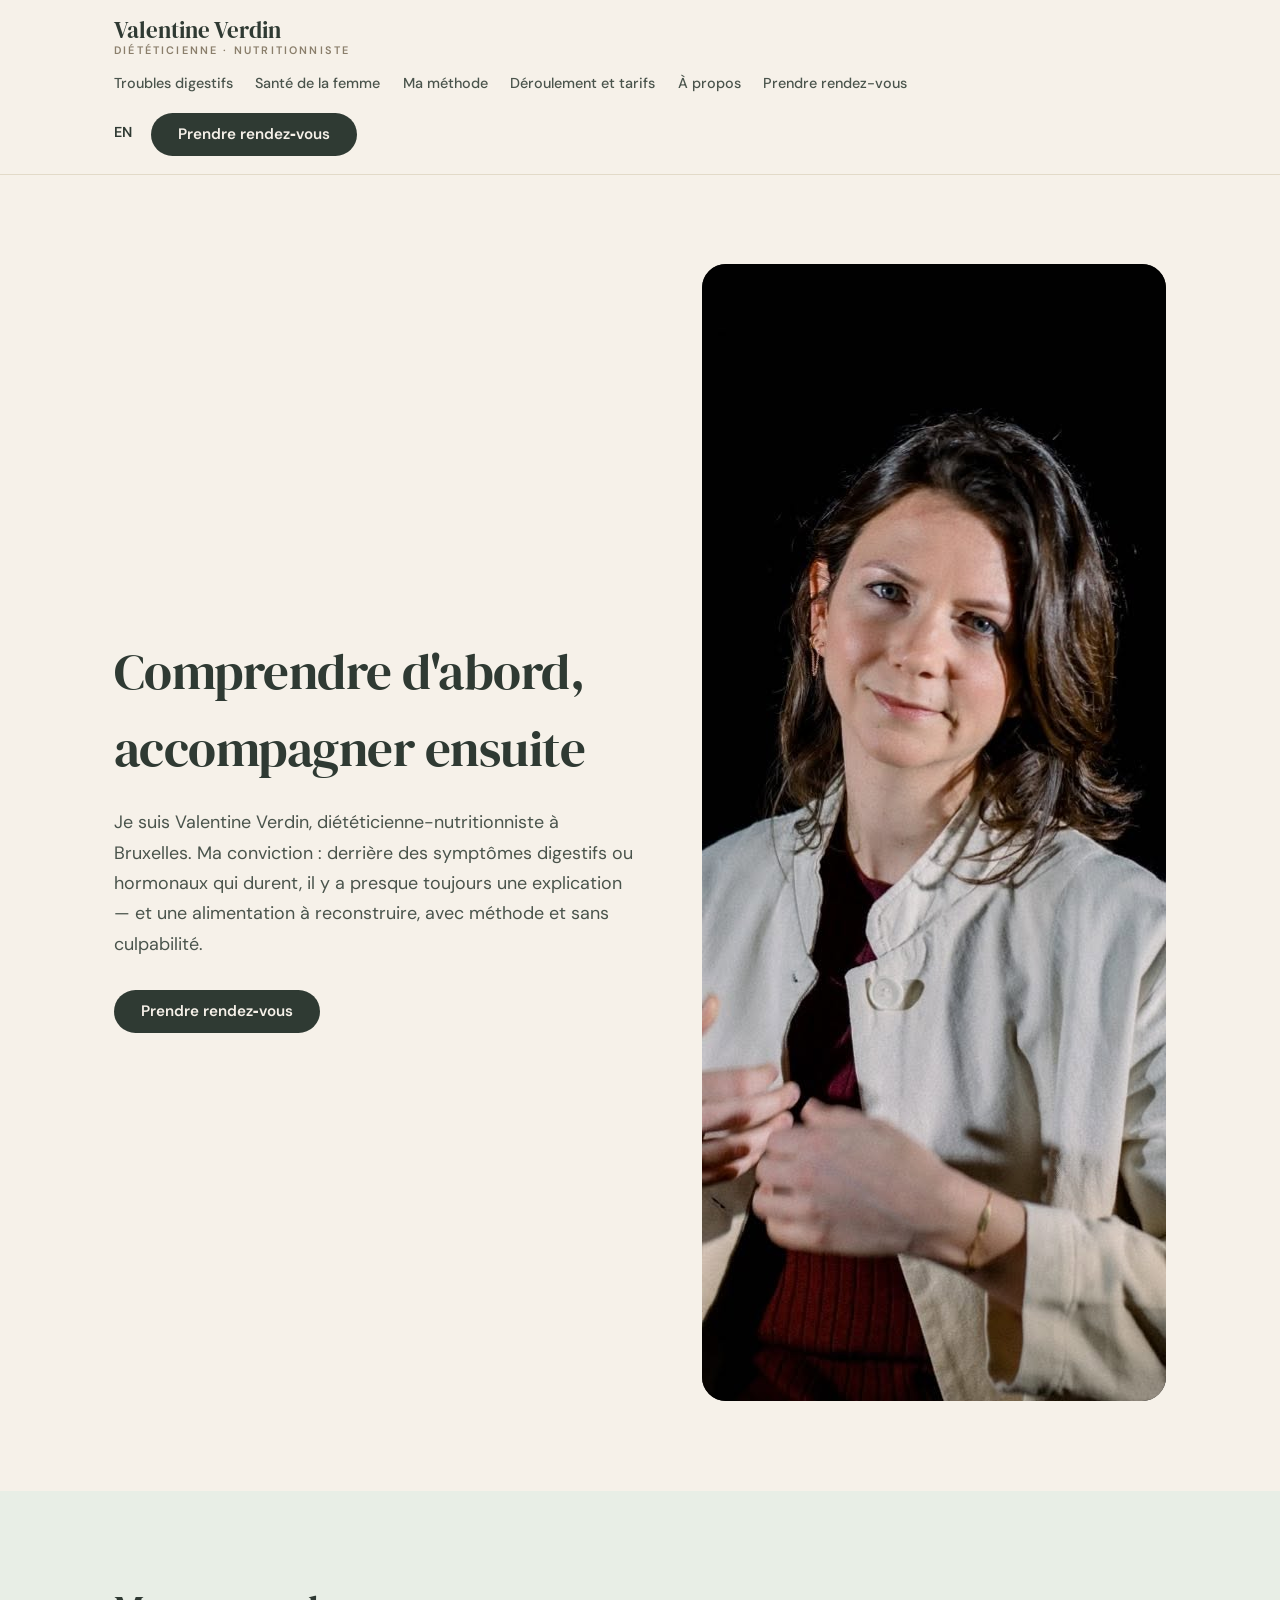
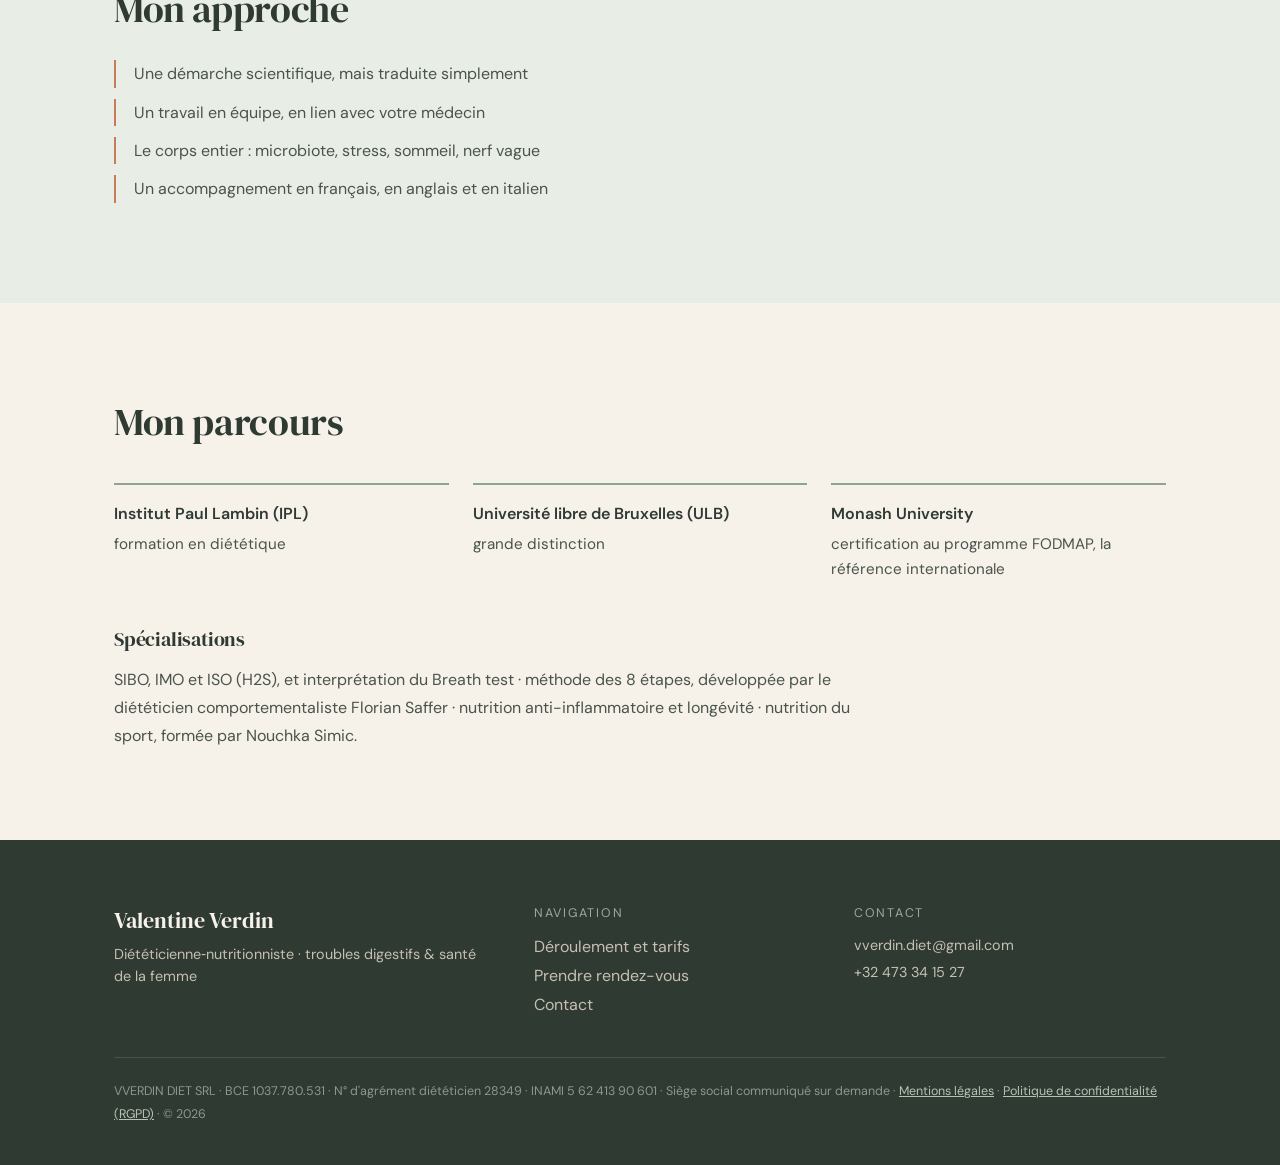
<file: a-propos/index.html>
<!DOCTYPE html>
<html lang="fr"><head>
<meta charset="utf-8">
<meta name="viewport" content="width=device-width, initial-scale=1">
<title>À propos — Valentine Verdin, diététicienne à Bruxelles</title>
<meta name="description" content="Parcours, formations et approche de Valentine Verdin, diététicienne-nutritionniste à Bruxelles : IPL, ULB et certification FODMAP Monash University.">
<link rel="canonical" href="https://www.valentineverdin.be/a-propos/">
<link rel="alternate" hreflang="fr-BE" href="https://www.valentineverdin.be/a-propos/">
<link rel="alternate" hreflang="fr" href="https://www.valentineverdin.be/a-propos/">
<link rel="alternate" hreflang="en" href="https://www.valentineverdin.be/en/about/">
<link rel="alternate" hreflang="x-default" href="https://www.valentineverdin.be/a-propos/">
<meta property="og:type" content="website">
<meta property="og:locale" content="fr_BE">
<meta property="og:locale:alternate" content="en_GB">
<meta property="og:site_name" content="Valentine Verdin">
<meta property="og:url" content="https://www.valentineverdin.be/a-propos/">
<meta property="og:title" content="À propos — Valentine Verdin, diététicienne à Bruxelles">
<meta property="og:description" content="Parcours, formations et approche de Valentine Verdin, diététicienne-nutritionniste à Bruxelles : IPL, ULB et certification FODMAP Monash University.">
<meta property="og:image" content="https://www.valentineverdin.be/assets/og-valentine-verdin.jpg">
<meta name="twitter:card" content="summary_large_image">
<link rel="icon" href="../favicon.svg" type="image/svg+xml">
<link rel="preconnect" href="https://fonts.googleapis.com">
<link rel="preconnect" href="https://fonts.gstatic.com" crossorigin>
<link rel="stylesheet" href="https://fonts.googleapis.com/css2?family=DM+Sans:wght@400;500;600;700&family=DM+Serif+Display:ital@0;1&display=swap">
<link rel="stylesheet" href="../styles.css">
<script type="application/ld+json">
{
  "@context": "https://schema.org",
  "@type": "MedicalBusiness",
  "@id": "https://www.valentineverdin.be/#cabinet",
  "name": "Valentine Verdin — Diététicienne-nutritionniste",
  "url": "https://www.valentineverdin.be/",
  "email": "vverdin.diet@gmail.com",
  "telephone": "+32 473 34 15 27",
  "priceRange": "€€",
  "availableLanguage": [
    "fr",
    "en",
    "it"
  ],
  "areaServed": {
    "@type": "City",
    "name": "Bruxelles"
  },
  "medicalSpecialty": "Dietetics",
  "location": [
    {
      "@type": "Place",
      "name": "CHIREC — Hôpital Delta",
      "address": {
        "@type": "PostalAddress",
        "streetAddress": "Boulevard du Triomphe 201, 1160 Auderghem",
        "addressLocality": "Bruxelles",
        "addressCountry": "BE"
      }
    },
    {
      "@type": "Place",
      "name": "City Clinic Louise",
      "address": {
        "@type": "PostalAddress",
        "streetAddress": "Avenue Louise 235b, 1050 Ixelles",
        "addressLocality": "Bruxelles",
        "addressCountry": "BE"
      }
    },
    {
      "@type": "Place",
      "name": "Uccle — CEDAD Medical Center",
      "address": {
        "@type": "PostalAddress",
        "streetAddress": "Rue Beeckman 71, 1180 Uccle",
        "addressLocality": "Bruxelles",
        "addressCountry": "BE"
      }
    }
  ]
}
</script>
</head>
<body>
<header style="width:100%;background:#F6F1E9;border-bottom:1px solid #E2DAC8">
  <div class="wrap" style="display:flex;flex-wrap:wrap;align-items:center;gap:1rem 2rem;padding-top:1.1rem;padding-bottom:1.1rem">
    <a href="../" style="display:flex;flex-direction:column;line-height:1.05;margin-right:auto">
      <span style="font-family:'DM Serif Display',Georgia,serif;font-size:1.45rem">Valentine Verdin</span>
      <span style="font-size:.68rem;letter-spacing:.2em;text-transform:uppercase;color:#8A7E6B;font-weight:600;margin-top:.2rem">Diététicienne · Nutritionniste</span>
    </a>
    <nav aria-label="Navigation" style="display:flex;flex-wrap:wrap;gap:1.4rem;align-items:center">
      <a class="navlink" href="../#digestif">Troubles digestifs</a>
      <a class="navlink" href="../#femme">Santé de la femme</a>
      <a class="navlink" href="../#methode">Ma méthode</a>
      <a class="navlink" href="../deroulement-et-tarifs/">Déroulement et tarifs</a>
      <a class="navlink" href="../a-propos/">À propos</a>
      <a class="navlink" href="../rendez-vous/">Prendre rendez-vous</a>
    </nav>
    <div style="display:flex;align-items:center;gap:1.2rem">
      <a href="https://www.valentineverdin.be/en/about/" aria-label="View this site in English" class="navlink" style="font-weight:600;color:#2F3A33">EN</a>
      <a href="../rendez-vous/" class="btn btn-primary">Prendre rendez‑vous</a>
    </div>
  </div>
</header>
<main>
<section style="width:100%;background:#F6F1E9">
  <div class="wrap sct" style="display:flex;flex-wrap:wrap;gap:clamp(2rem,5vw,4rem);align-items:center">
    <div style="flex:1 1 380px;min-width:0">
      <h1 style="margin:0;font-size:clamp(2rem,4.2vw,3.2rem)">Comprendre d'abord, accompagner ensuite</h1>
      <p class="lede" style="margin-top:1.3rem">Je suis Valentine Verdin, diététicienne-nutritionniste à Bruxelles. Ma conviction : derrière des symptômes digestifs ou hormonaux qui durent, il y a presque toujours une explication — et une alimentation à reconstruire, avec méthode et sans culpabilité.</p>
      <a href="../rendez-vous/" class="btn btn-primary" style="margin-top:1.9rem">Prendre rendez‑vous</a>
    </div>
    <div style="flex:1 1 320px;min-width:0">
      <img src="../assets/valentine.jpg" alt="Valentine Verdin" loading="lazy"
           decoding="async" width="1137" height="1137"
           style="width:100%;aspect-ratio:4/5;object-fit:cover;object-position:center top;border-radius:24px;display:block;background:#1A1A1A">
    </div>
  </div>
</section>

<section style="width:100%;background:#E8EEE6">
  <div class="wrap sct">
    <h2 style="margin:0 0 1.4rem;font-size:clamp(1.8rem,3.2vw,2.4rem)">Mon approche</h2>
    <ul style="list-style:none;margin:0;padding:0;max-width:640px">
      <li style="margin:.7rem 0;padding-left:1.1rem;border-left:2px solid #C77B58;line-height:1.7;color:#4A544C">Une démarche scientifique, mais traduite simplement</li>
      <li style="margin:.7rem 0;padding-left:1.1rem;border-left:2px solid #C77B58;line-height:1.7;color:#4A544C">Un travail en équipe, en lien avec votre médecin</li>
      <li style="margin:.7rem 0;padding-left:1.1rem;border-left:2px solid #C77B58;line-height:1.7;color:#4A544C">Le corps entier : microbiote, stress, sommeil, nerf vague</li>
      <li style="margin:.7rem 0;padding-left:1.1rem;border-left:2px solid #C77B58;line-height:1.7;color:#4A544C">Un accompagnement en français, en anglais et en italien</li>
    </ul>
  </div>
</section>

<section style="width:100%;background:#F6F1E9">
  <div class="wrap sct">
    <h2 style="margin:0 0 2rem;font-size:clamp(1.8rem,3.2vw,2.4rem)">Mon parcours</h2>
    <div style="display:flex;flex-wrap:wrap;gap:1.5rem">
      <div style="flex:1 1 250px;min-width:0;border-top:2px solid #8FA68E;padding-top:1.1rem">
        <p style="font-weight:600;margin-bottom:.35rem">Institut Paul Lambin (IPL)</p>
        <p style="color:#4A544C;line-height:1.65;font-size:.95rem;margin:0">formation en diététique</p>
      </div>
      <div style="flex:1 1 250px;min-width:0;border-top:2px solid #8FA68E;padding-top:1.1rem">
        <p style="font-weight:600;margin-bottom:.35rem">Université libre de Bruxelles (ULB)</p>
        <p style="color:#4A544C;line-height:1.65;font-size:.95rem;margin:0">grande distinction</p>
      </div>
      <div style="flex:1 1 250px;min-width:0;border-top:2px solid #8FA68E;padding-top:1.1rem">
        <p style="font-weight:600;margin-bottom:.35rem">Monash University</p>
        <p style="color:#4A544C;line-height:1.65;font-size:.95rem;margin:0">certification au programme FODMAP, la référence internationale</p>
      </div>
    </div>
    <h3 style="margin:2.6rem 0 .8rem;font-size:1.25rem">Spécialisations</h3>
    <p style="color:#4A544C;line-height:1.75;max-width:70ch;margin:0">SIBO, IMO et ISO (H2S), et interprétation du Breath test · méthode des 8 étapes, développée par le diététicien comportementaliste Florian Saffer · nutrition anti-inflammatoire et longévité · nutrition du sport, formée par Nouchka Simic.</p>
  </div>
</section>
</main>
<div class="barre-rdv"><a href="../rendez-vous/" class="btn btn-primary" style="width:100%;justify-content:center">Prendre rendez‑vous</a></div>
<footer style="width:100%;background:#2F3A33;color:#C7BFB0">
  <div class="wrap" style="padding-top:clamp(2.5rem,5vw,4rem);padding-bottom:2.5rem">
    <div style="display:flex;flex-wrap:wrap;gap:2rem 3rem;justify-content:space-between">
      <div style="flex:1 1 280px;min-width:0">
        <p style="font-family:'DM Serif Display',Georgia,serif;font-size:1.4rem;color:#F6F1E9">Valentine Verdin</p>
        <p style="margin-top:.4rem;font-size:.9rem">Diététicienne‑nutritionniste · troubles digestifs &amp; santé de la femme</p>
      </div>
      <div style="flex:1 1 180px;min-width:0">
        <p style="color:#9FA79B;font-size:.78rem;letter-spacing:.14em;text-transform:uppercase;margin-bottom:.8rem">Navigation</p>
        <p style="margin:.3rem 0"><a href="../deroulement-et-tarifs/" style="color:#C7BFB0">Déroulement et tarifs</a></p>
        <p style="margin:.3rem 0"><a href="../rendez-vous/" style="color:#C7BFB0">Prendre rendez-vous</a></p>
        <p style="margin:.3rem 0"><a href="../contact/" style="color:#C7BFB0">Contact</a></p>
      </div>
      <div style="flex:1 1 220px;min-width:0">
        <p style="color:#9FA79B;font-size:.78rem;letter-spacing:.14em;text-transform:uppercase;margin-bottom:.8rem">Contact</p>
        <p style="margin:.3rem 0;font-size:.9rem"><a href="mailto:vverdin.diet@gmail.com" style="color:#C7BFB0">vverdin.diet@gmail.com</a></p>
        <p style="margin:.3rem 0;font-size:.9rem"><a href="tel:+32473341527" style="color:#C7BFB0">+32 473 34 15 27</a></p>
      </div>
    </div>
    <hr style="border:none;border-top:1px solid #45544A;margin:2.2rem 0 1.4rem">
    <p style="font-size:.78rem;color:#8E978B;line-height:1.8">VVERDIN DIET SRL · BCE 1037.780.531 · N° d'agrément diététicien 28349 · INAMI 5 62 413 90 601 · Siège social communiqué sur demande · <a href="../mentions-legales.html" style="color:#B9C1B4;text-decoration:underline">Mentions légales</a> · <a href="../confidentialite.html" style="color:#B9C1B4;text-decoration:underline">Politique de confidentialité (RGPD)</a> · © 2026</p>
  </div>
</footer>
</body></html>
</file>
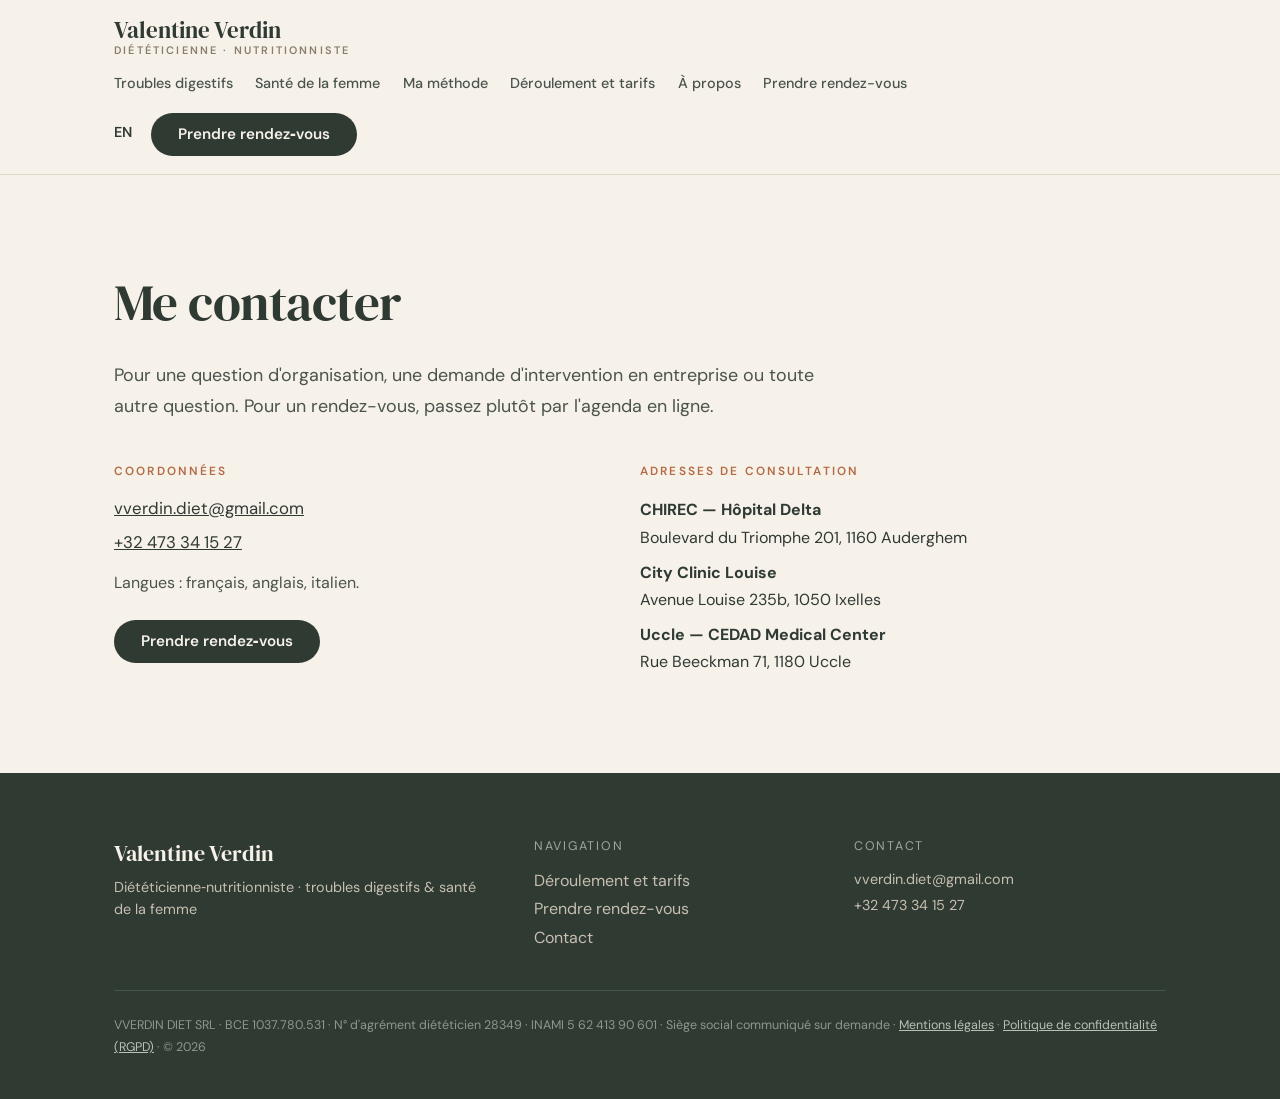
<file: contact/index.html>
<!DOCTYPE html>
<html lang="fr"><head>
<meta charset="utf-8">
<meta name="viewport" content="width=device-width, initial-scale=1">
<title>Contact — Valentine Verdin, diététicienne à Bruxelles</title>
<meta name="description" content="Contactez Valentine Verdin, diététicienne-nutritionniste à Bruxelles : e-mail, téléphone et trois adresses de consultation, à Delta, Louise et Uccle.">
<link rel="canonical" href="https://www.valentineverdin.be/contact/">
<link rel="alternate" hreflang="fr-BE" href="https://www.valentineverdin.be/contact/">
<link rel="alternate" hreflang="fr" href="https://www.valentineverdin.be/contact/">
<link rel="alternate" hreflang="en" href="https://www.valentineverdin.be/en/contact/">
<link rel="alternate" hreflang="x-default" href="https://www.valentineverdin.be/contact/">
<meta property="og:type" content="website">
<meta property="og:locale" content="fr_BE">
<meta property="og:locale:alternate" content="en_GB">
<meta property="og:site_name" content="Valentine Verdin">
<meta property="og:url" content="https://www.valentineverdin.be/contact/">
<meta property="og:title" content="Contact — Valentine Verdin, diététicienne à Bruxelles">
<meta property="og:description" content="Contactez Valentine Verdin, diététicienne-nutritionniste à Bruxelles : e-mail, téléphone et trois adresses de consultation, à Delta, Louise et Uccle.">
<meta property="og:image" content="https://www.valentineverdin.be/assets/og-valentine-verdin.jpg">
<meta name="twitter:card" content="summary_large_image">
<link rel="icon" href="../favicon.svg" type="image/svg+xml">
<link rel="preconnect" href="https://fonts.googleapis.com">
<link rel="preconnect" href="https://fonts.gstatic.com" crossorigin>
<link rel="stylesheet" href="https://fonts.googleapis.com/css2?family=DM+Sans:wght@400;500;600;700&family=DM+Serif+Display:ital@0;1&display=swap">
<link rel="stylesheet" href="../styles.css">
<script type="application/ld+json">
{
  "@context": "https://schema.org",
  "@type": "MedicalBusiness",
  "@id": "https://www.valentineverdin.be/#cabinet",
  "name": "Valentine Verdin — Diététicienne-nutritionniste",
  "url": "https://www.valentineverdin.be/",
  "email": "vverdin.diet@gmail.com",
  "telephone": "+32 473 34 15 27",
  "priceRange": "€€",
  "availableLanguage": [
    "fr",
    "en",
    "it"
  ],
  "areaServed": {
    "@type": "City",
    "name": "Bruxelles"
  },
  "medicalSpecialty": "Dietetics",
  "location": [
    {
      "@type": "Place",
      "name": "CHIREC — Hôpital Delta",
      "address": {
        "@type": "PostalAddress",
        "streetAddress": "Boulevard du Triomphe 201, 1160 Auderghem",
        "addressLocality": "Bruxelles",
        "addressCountry": "BE"
      }
    },
    {
      "@type": "Place",
      "name": "City Clinic Louise",
      "address": {
        "@type": "PostalAddress",
        "streetAddress": "Avenue Louise 235b, 1050 Ixelles",
        "addressLocality": "Bruxelles",
        "addressCountry": "BE"
      }
    },
    {
      "@type": "Place",
      "name": "Uccle — CEDAD Medical Center",
      "address": {
        "@type": "PostalAddress",
        "streetAddress": "Rue Beeckman 71, 1180 Uccle",
        "addressLocality": "Bruxelles",
        "addressCountry": "BE"
      }
    }
  ]
}
</script>
</head>
<body>
<header style="width:100%;background:#F6F1E9;border-bottom:1px solid #E2DAC8">
  <div class="wrap" style="display:flex;flex-wrap:wrap;align-items:center;gap:1rem 2rem;padding-top:1.1rem;padding-bottom:1.1rem">
    <a href="../" style="display:flex;flex-direction:column;line-height:1.05;margin-right:auto">
      <span style="font-family:'DM Serif Display',Georgia,serif;font-size:1.45rem">Valentine Verdin</span>
      <span style="font-size:.68rem;letter-spacing:.2em;text-transform:uppercase;color:#8A7E6B;font-weight:600;margin-top:.2rem">Diététicienne · Nutritionniste</span>
    </a>
    <nav aria-label="Navigation" style="display:flex;flex-wrap:wrap;gap:1.4rem;align-items:center">
      <a class="navlink" href="../#digestif">Troubles digestifs</a>
      <a class="navlink" href="../#femme">Santé de la femme</a>
      <a class="navlink" href="../#methode">Ma méthode</a>
      <a class="navlink" href="../deroulement-et-tarifs/">Déroulement et tarifs</a>
      <a class="navlink" href="../a-propos/">À propos</a>
      <a class="navlink" href="../rendez-vous/">Prendre rendez-vous</a>
    </nav>
    <div style="display:flex;align-items:center;gap:1.2rem">
      <a href="https://www.valentineverdin.be/en/contact/" aria-label="View this site in English" class="navlink" style="font-weight:600;color:#2F3A33">EN</a>
      <a href="../rendez-vous/" class="btn btn-primary">Prendre rendez‑vous</a>
    </div>
  </div>
</header>
<main>
<section style="width:100%;background:#F6F1E9">
  <div class="wrap sct">
    <h1 style="margin:0;font-size:clamp(2rem,4.2vw,3.2rem)">Me contacter</h1>
    <p class="lede" style="margin-top:1.2rem;max-width:62ch">Pour une question d'organisation, une demande d'intervention en entreprise ou toute autre question. Pour un rendez-vous, passez plutôt par l'agenda en ligne.</p>
    <div style="margin-top:2.6rem;display:flex;flex-wrap:wrap;gap:2.5rem">
      <div style="flex:1 1 280px;min-width:0">
        <p class="eyebrow" style="margin-bottom:1rem">Coordonnées</p>
        <p style="margin:.5rem 0;font-size:1.05rem"><a href="mailto:vverdin.diet@gmail.com" style="text-decoration:underline">vverdin.diet@gmail.com</a></p>
        <p style="margin:.5rem 0;font-size:1.05rem"><a href="tel:+32473341527" style="text-decoration:underline">+32 473 34 15 27</a></p>
        <p style="margin:1rem 0 0;color:#4A544C">Langues : français, anglais, italien.</p>
        <a href="../rendez-vous/" class="btn btn-primary" style="margin-top:1.6rem">Prendre rendez‑vous</a>
      </div>
      <div style="flex:1 1 320px;min-width:0">
        <p class="eyebrow" style="margin-bottom:1rem">Adresses de consultation</p>
      <p style="margin:.5rem 0;line-height:1.7"><strong>CHIREC — Hôpital Delta</strong><br>Boulevard du Triomphe 201, 1160 Auderghem</p>
      <p style="margin:.5rem 0;line-height:1.7"><strong>City Clinic Louise</strong><br>Avenue Louise 235b, 1050 Ixelles</p>
      <p style="margin:.5rem 0;line-height:1.7"><strong>Uccle — CEDAD Medical Center</strong><br>Rue Beeckman 71, 1180 Uccle</p>
      </div>
    </div>
  </div>
</section>
</main>
<div class="barre-rdv"><a href="../rendez-vous/" class="btn btn-primary" style="width:100%;justify-content:center">Prendre rendez‑vous</a></div>
<footer style="width:100%;background:#2F3A33;color:#C7BFB0">
  <div class="wrap" style="padding-top:clamp(2.5rem,5vw,4rem);padding-bottom:2.5rem">
    <div style="display:flex;flex-wrap:wrap;gap:2rem 3rem;justify-content:space-between">
      <div style="flex:1 1 280px;min-width:0">
        <p style="font-family:'DM Serif Display',Georgia,serif;font-size:1.4rem;color:#F6F1E9">Valentine Verdin</p>
        <p style="margin-top:.4rem;font-size:.9rem">Diététicienne‑nutritionniste · troubles digestifs &amp; santé de la femme</p>
      </div>
      <div style="flex:1 1 180px;min-width:0">
        <p style="color:#9FA79B;font-size:.78rem;letter-spacing:.14em;text-transform:uppercase;margin-bottom:.8rem">Navigation</p>
        <p style="margin:.3rem 0"><a href="../deroulement-et-tarifs/" style="color:#C7BFB0">Déroulement et tarifs</a></p>
        <p style="margin:.3rem 0"><a href="../rendez-vous/" style="color:#C7BFB0">Prendre rendez-vous</a></p>
        <p style="margin:.3rem 0"><a href="../contact/" style="color:#C7BFB0">Contact</a></p>
      </div>
      <div style="flex:1 1 220px;min-width:0">
        <p style="color:#9FA79B;font-size:.78rem;letter-spacing:.14em;text-transform:uppercase;margin-bottom:.8rem">Contact</p>
        <p style="margin:.3rem 0;font-size:.9rem"><a href="mailto:vverdin.diet@gmail.com" style="color:#C7BFB0">vverdin.diet@gmail.com</a></p>
        <p style="margin:.3rem 0;font-size:.9rem"><a href="tel:+32473341527" style="color:#C7BFB0">+32 473 34 15 27</a></p>
      </div>
    </div>
    <hr style="border:none;border-top:1px solid #45544A;margin:2.2rem 0 1.4rem">
    <p style="font-size:.78rem;color:#8E978B;line-height:1.8">VVERDIN DIET SRL · BCE 1037.780.531 · N° d'agrément diététicien 28349 · INAMI 5 62 413 90 601 · Siège social communiqué sur demande · <a href="../mentions-legales.html" style="color:#B9C1B4;text-decoration:underline">Mentions légales</a> · <a href="../confidentialite.html" style="color:#B9C1B4;text-decoration:underline">Politique de confidentialité (RGPD)</a> · © 2026</p>
  </div>
</footer>
</body></html>
</file>
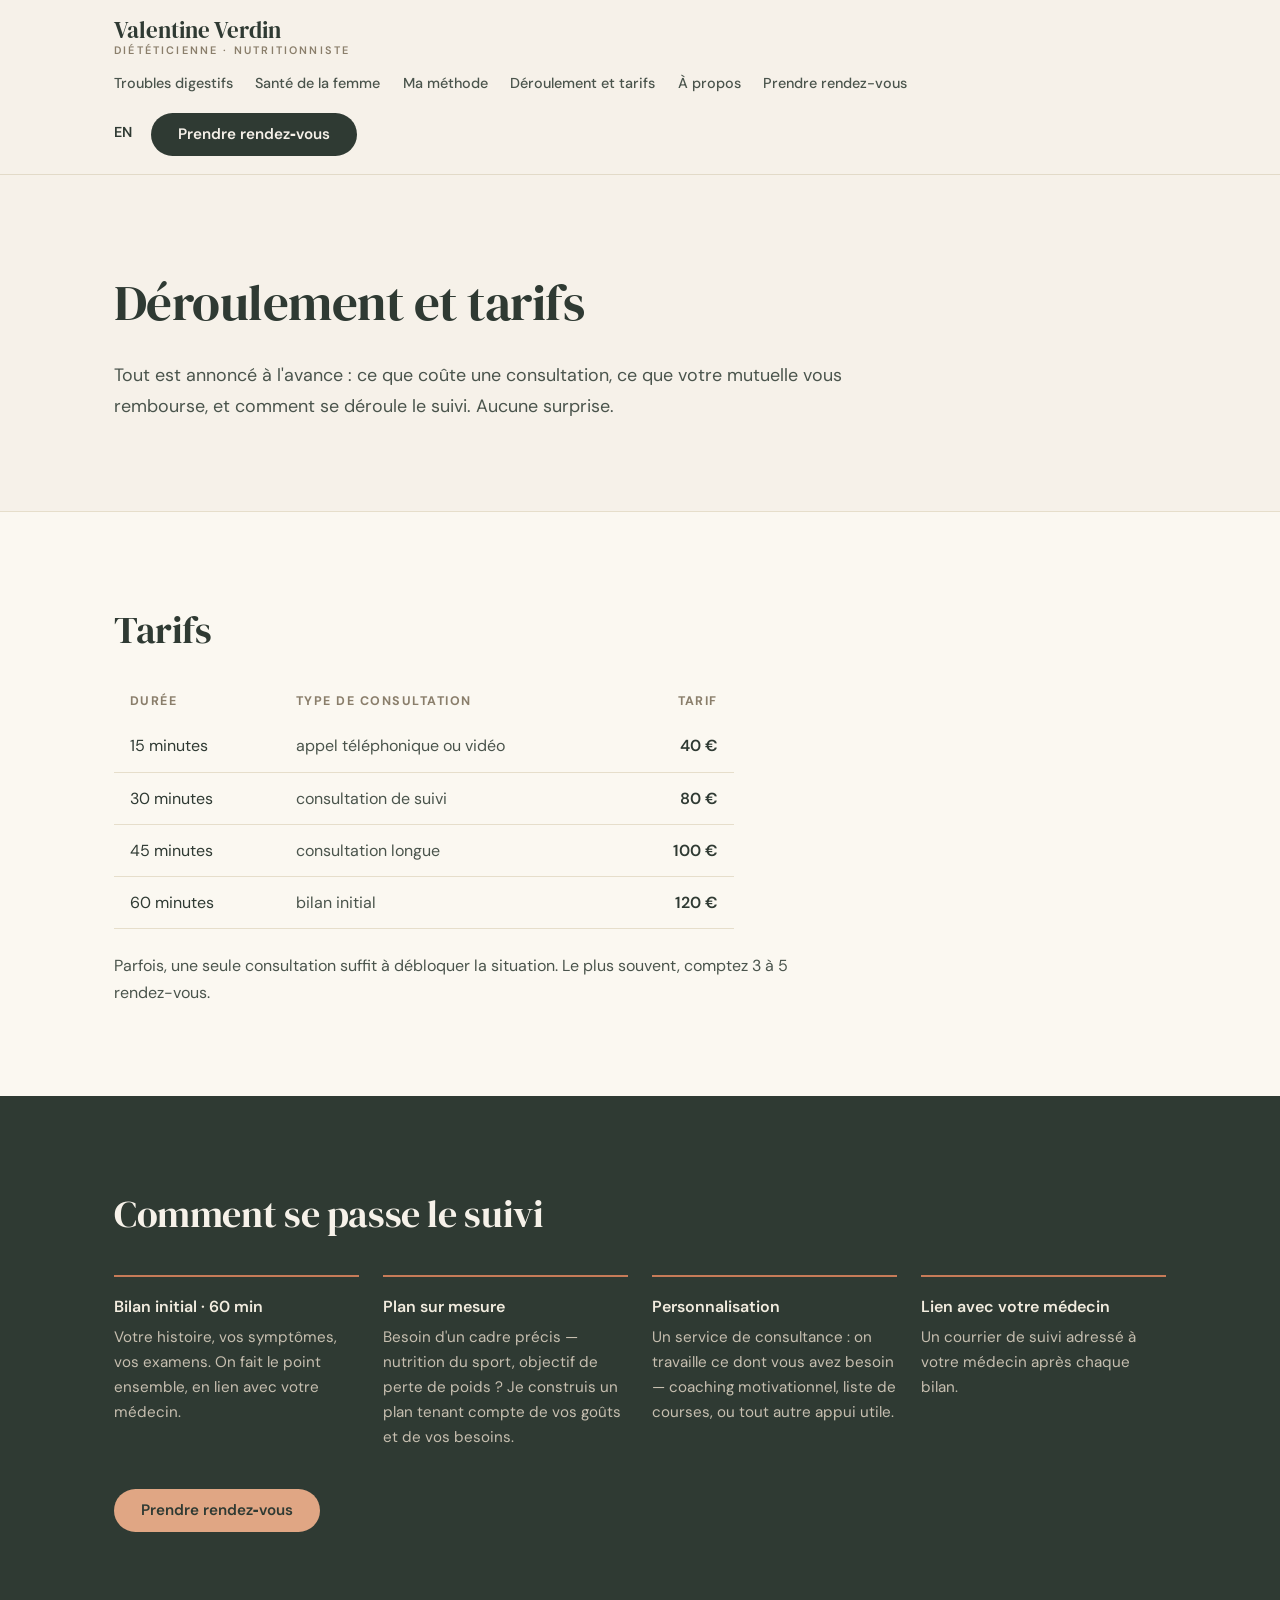
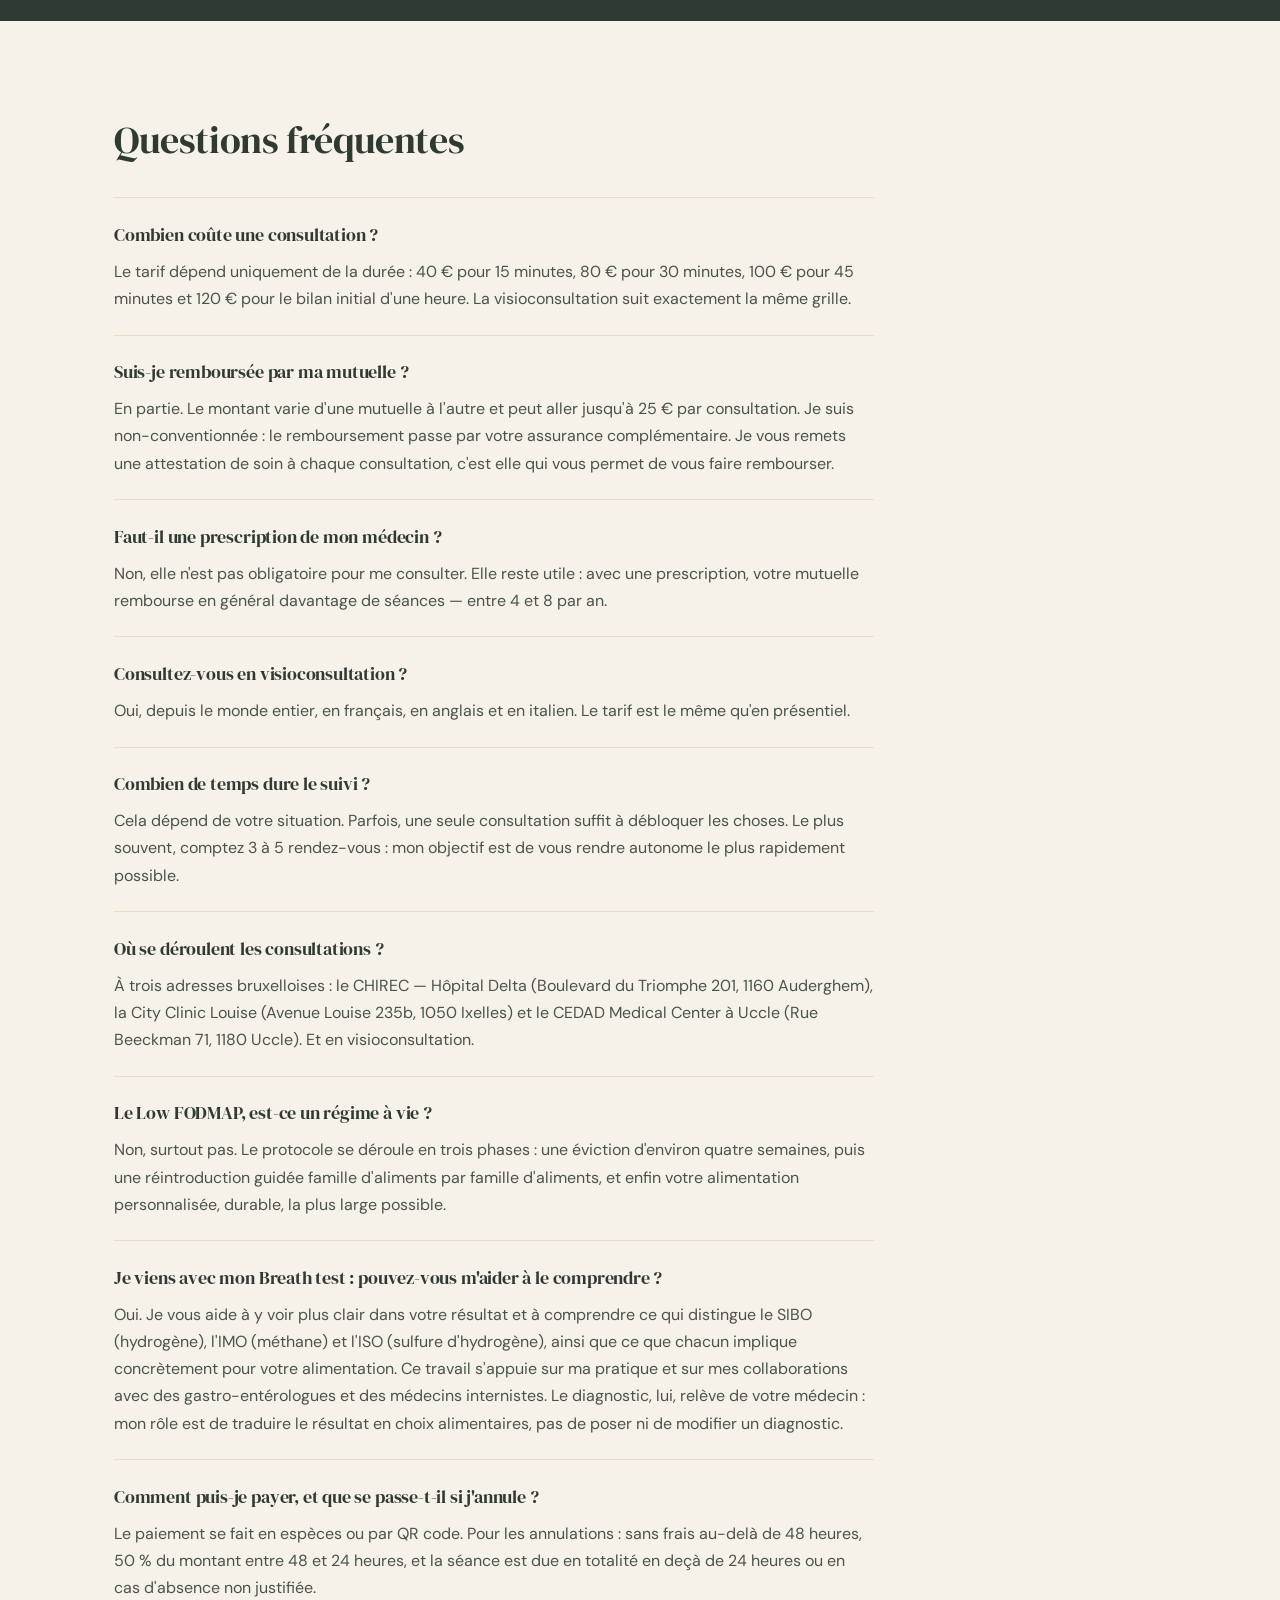
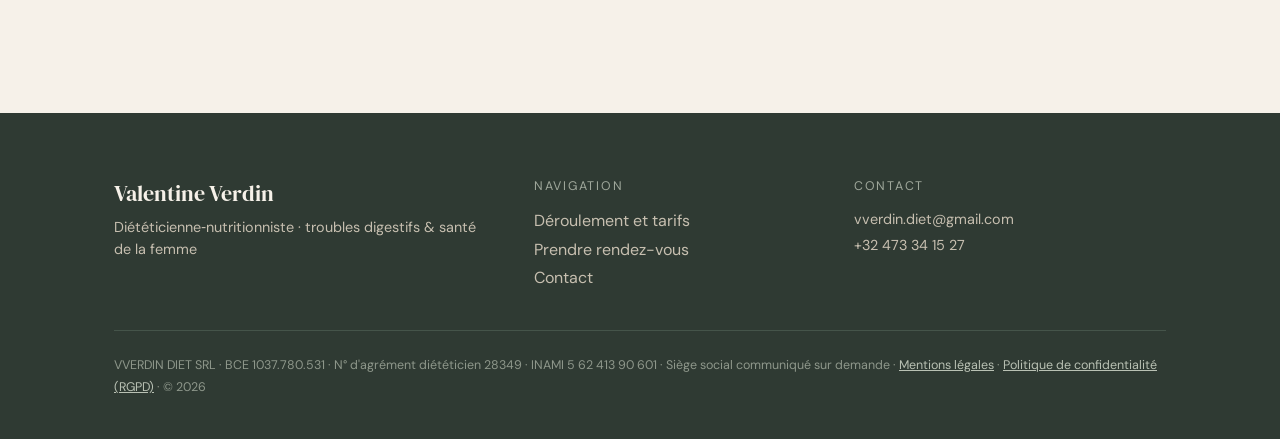
<file: deroulement-et-tarifs/index.html>
<!DOCTYPE html>
<html lang="fr"><head>
<meta charset="utf-8">
<meta name="viewport" content="width=device-width, initial-scale=1">
<title>Tarifs et déroulement — Diététicienne à Bruxelles</title>
<meta name="description" content="Tarifs, remboursement mutuelle et déroulement du suivi chez Valentine Verdin, diététicienne-nutritionniste à Bruxelles. De 40 à 120 € selon la durée.">
<link rel="canonical" href="https://www.valentineverdin.be/deroulement-et-tarifs/">
<link rel="alternate" hreflang="fr-BE" href="https://www.valentineverdin.be/deroulement-et-tarifs/">
<link rel="alternate" hreflang="fr" href="https://www.valentineverdin.be/deroulement-et-tarifs/">
<link rel="alternate" hreflang="en" href="https://www.valentineverdin.be/en/how-it-works-fees/">
<link rel="alternate" hreflang="x-default" href="https://www.valentineverdin.be/deroulement-et-tarifs/">
<meta property="og:type" content="website">
<meta property="og:locale" content="fr_BE">
<meta property="og:locale:alternate" content="en_GB">
<meta property="og:site_name" content="Valentine Verdin">
<meta property="og:url" content="https://www.valentineverdin.be/deroulement-et-tarifs/">
<meta property="og:title" content="Tarifs et déroulement — Diététicienne à Bruxelles">
<meta property="og:description" content="Tarifs, remboursement mutuelle et déroulement du suivi chez Valentine Verdin, diététicienne-nutritionniste à Bruxelles. De 40 à 120 € selon la durée.">
<meta property="og:image" content="https://www.valentineverdin.be/assets/og-valentine-verdin.jpg">
<meta name="twitter:card" content="summary_large_image">
<link rel="icon" href="../favicon.svg" type="image/svg+xml">
<link rel="preconnect" href="https://fonts.googleapis.com">
<link rel="preconnect" href="https://fonts.gstatic.com" crossorigin>
<link rel="stylesheet" href="https://fonts.googleapis.com/css2?family=DM+Sans:wght@400;500;600;700&family=DM+Serif+Display:ital@0;1&display=swap">
<link rel="stylesheet" href="../styles.css">
<script type="application/ld+json">
{
  "@context": "https://schema.org",
  "@type": "FAQPage",
  "mainEntity": [
    {
      "@type": "Question",
      "name": "Combien coûte une consultation ?",
      "acceptedAnswer": {
        "@type": "Answer",
        "text": "Le tarif dépend uniquement de la durée : 40 € pour 15 minutes, 80 € pour 30 minutes, 100 € pour 45 minutes et 120 € pour le bilan initial d'une heure. La visioconsultation suit exactement la même grille."
      }
    },
    {
      "@type": "Question",
      "name": "Suis-je remboursée par ma mutuelle ?",
      "acceptedAnswer": {
        "@type": "Answer",
        "text": "En partie. Le montant varie d'une mutuelle à l'autre et peut aller jusqu'à 25 € par consultation. Je suis non-conventionnée : le remboursement passe par votre assurance complémentaire. Je vous remets une attestation de soin à chaque consultation, c'est elle qui vous permet de vous faire rembourser."
      }
    },
    {
      "@type": "Question",
      "name": "Faut-il une prescription de mon médecin ?",
      "acceptedAnswer": {
        "@type": "Answer",
        "text": "Non, elle n'est pas obligatoire pour me consulter. Elle reste utile : avec une prescription, votre mutuelle rembourse en général davantage de séances — entre 4 et 8 par an."
      }
    },
    {
      "@type": "Question",
      "name": "Consultez-vous en visioconsultation ?",
      "acceptedAnswer": {
        "@type": "Answer",
        "text": "Oui, depuis le monde entier, en français, en anglais et en italien. Le tarif est le même qu'en présentiel."
      }
    },
    {
      "@type": "Question",
      "name": "Combien de temps dure le suivi ?",
      "acceptedAnswer": {
        "@type": "Answer",
        "text": "Cela dépend de votre situation. Parfois, une seule consultation suffit à débloquer les choses. Le plus souvent, comptez 3 à 5 rendez-vous : mon objectif est de vous rendre autonome le plus rapidement possible."
      }
    },
    {
      "@type": "Question",
      "name": "Où se déroulent les consultations ?",
      "acceptedAnswer": {
        "@type": "Answer",
        "text": "À trois adresses bruxelloises : le CHIREC — Hôpital Delta (Boulevard du Triomphe 201, 1160 Auderghem), la City Clinic Louise (Avenue Louise 235b, 1050 Ixelles) et le CEDAD Medical Center à Uccle (Rue Beeckman 71, 1180 Uccle). Et en visioconsultation."
      }
    },
    {
      "@type": "Question",
      "name": "Le Low FODMAP, est-ce un régime à vie ?",
      "acceptedAnswer": {
        "@type": "Answer",
        "text": "Non, surtout pas. Le protocole se déroule en trois phases : une éviction d'environ quatre semaines, puis une réintroduction guidée famille d'aliments par famille d'aliments, et enfin votre alimentation personnalisée, durable, la plus large possible."
      }
    },
    {
      "@type": "Question",
      "name": "Je viens avec mon Breath test : pouvez-vous m'aider à le comprendre ?",
      "acceptedAnswer": {
        "@type": "Answer",
        "text": "Oui. Je vous aide à y voir plus clair dans votre résultat et à comprendre ce qui distingue le SIBO (hydrogène), l'IMO (méthane) et l'ISO (sulfure d'hydrogène), ainsi que ce que chacun implique concrètement pour votre alimentation. Ce travail s'appuie sur ma pratique et sur mes collaborations avec des gastro-entérologues et des médecins internistes. Le diagnostic, lui, relève de votre médecin : mon rôle est de traduire le résultat en choix alimentaires, pas de poser ni de modifier un diagnostic."
      }
    },
    {
      "@type": "Question",
      "name": "Comment puis-je payer, et que se passe-t-il si j'annule ?",
      "acceptedAnswer": {
        "@type": "Answer",
        "text": "Le paiement se fait en espèces ou par QR code. Pour les annulations : sans frais au-delà de 48 heures, 50 % du montant entre 48 et 24 heures, et la séance est due en totalité en deçà de 24 heures ou en cas d'absence non justifiée."
      }
    }
  ]
}
</script>
<script type="application/ld+json">
{
  "@context": "https://schema.org",
  "@type": "MedicalBusiness",
  "@id": "https://www.valentineverdin.be/#cabinet",
  "name": "Valentine Verdin — Diététicienne-nutritionniste",
  "url": "https://www.valentineverdin.be/",
  "email": "vverdin.diet@gmail.com",
  "telephone": "+32 473 34 15 27",
  "priceRange": "€€",
  "availableLanguage": [
    "fr",
    "en",
    "it"
  ],
  "areaServed": {
    "@type": "City",
    "name": "Bruxelles"
  },
  "medicalSpecialty": "Dietetics",
  "location": [
    {
      "@type": "Place",
      "name": "CHIREC — Hôpital Delta",
      "address": {
        "@type": "PostalAddress",
        "streetAddress": "Boulevard du Triomphe 201, 1160 Auderghem",
        "addressLocality": "Bruxelles",
        "addressCountry": "BE"
      }
    },
    {
      "@type": "Place",
      "name": "City Clinic Louise",
      "address": {
        "@type": "PostalAddress",
        "streetAddress": "Avenue Louise 235b, 1050 Ixelles",
        "addressLocality": "Bruxelles",
        "addressCountry": "BE"
      }
    },
    {
      "@type": "Place",
      "name": "Uccle — CEDAD Medical Center",
      "address": {
        "@type": "PostalAddress",
        "streetAddress": "Rue Beeckman 71, 1180 Uccle",
        "addressLocality": "Bruxelles",
        "addressCountry": "BE"
      }
    }
  ]
}
</script>
</head>
<body>
<header style="width:100%;background:#F6F1E9;border-bottom:1px solid #E2DAC8">
  <div class="wrap" style="display:flex;flex-wrap:wrap;align-items:center;gap:1rem 2rem;padding-top:1.1rem;padding-bottom:1.1rem">
    <a href="../" style="display:flex;flex-direction:column;line-height:1.05;margin-right:auto">
      <span style="font-family:'DM Serif Display',Georgia,serif;font-size:1.45rem">Valentine Verdin</span>
      <span style="font-size:.68rem;letter-spacing:.2em;text-transform:uppercase;color:#8A7E6B;font-weight:600;margin-top:.2rem">Diététicienne · Nutritionniste</span>
    </a>
    <nav aria-label="Navigation" style="display:flex;flex-wrap:wrap;gap:1.4rem;align-items:center">
      <a class="navlink" href="../#digestif">Troubles digestifs</a>
      <a class="navlink" href="../#femme">Santé de la femme</a>
      <a class="navlink" href="../#methode">Ma méthode</a>
      <a class="navlink" href="../deroulement-et-tarifs/">Déroulement et tarifs</a>
      <a class="navlink" href="../a-propos/">À propos</a>
      <a class="navlink" href="../rendez-vous/">Prendre rendez-vous</a>
    </nav>
    <div style="display:flex;align-items:center;gap:1.2rem">
      <a href="https://www.valentineverdin.be/en/how-it-works-fees/" aria-label="View this site in English" class="navlink" style="font-weight:600;color:#2F3A33">EN</a>
      <a href="../rendez-vous/" class="btn btn-primary">Prendre rendez‑vous</a>
    </div>
  </div>
</header>
<main>
<section style="width:100%;background:#F6F1E9">
  <div class="wrap sct">
    <h1 style="margin:0;font-size:clamp(2rem,4.2vw,3.2rem)">Déroulement et tarifs</h1>
    <p class="lede" style="margin-top:1.2rem;max-width:62ch">Tout est annoncé à l'avance : ce que coûte une consultation, ce que votre mutuelle vous rembourse, et comment se déroule le suivi. Aucune surprise.</p>
  </div>
</section>

<section style="width:100%;background:#FBF8F1;border-top:1px solid #E6DECB">
  <div class="wrap sct">
    <h2 style="margin:0;font-size:clamp(1.8rem,3.2vw,2.4rem)">Tarifs</h2>
    <table style="width:100%;border-collapse:collapse;max-width:620px;margin-top:1.5rem">
      <thead><tr>
        <th scope="col" style="text-align:left;padding:.6rem 1rem;font-size:.78rem;letter-spacing:.12em;text-transform:uppercase;color:#8A7E6B">Durée</th>
        <th scope="col" style="text-align:left;padding:.6rem 1rem;font-size:.78rem;letter-spacing:.12em;text-transform:uppercase;color:#8A7E6B">Type de consultation</th>
        <th scope="col" style="text-align:right;padding:.6rem 1rem;font-size:.78rem;letter-spacing:.12em;text-transform:uppercase;color:#8A7E6B">Tarif</th>
      </tr></thead>
      <tbody>
        <tr><td style="padding:.85rem 1rem;border-bottom:1px solid #E6DECB">15 minutes</td><td style="padding:.85rem 1rem;border-bottom:1px solid #E6DECB;color:#4A544C">appel téléphonique ou vidéo</td><td style="padding:.85rem 1rem;border-bottom:1px solid #E6DECB;font-weight:600;text-align:right">40 €</td></tr>
        <tr><td style="padding:.85rem 1rem;border-bottom:1px solid #E6DECB">30 minutes</td><td style="padding:.85rem 1rem;border-bottom:1px solid #E6DECB;color:#4A544C">consultation de suivi</td><td style="padding:.85rem 1rem;border-bottom:1px solid #E6DECB;font-weight:600;text-align:right">80 €</td></tr>
        <tr><td style="padding:.85rem 1rem;border-bottom:1px solid #E6DECB">45 minutes</td><td style="padding:.85rem 1rem;border-bottom:1px solid #E6DECB;color:#4A544C">consultation longue</td><td style="padding:.85rem 1rem;border-bottom:1px solid #E6DECB;font-weight:600;text-align:right">100 €</td></tr>
        <tr><td style="padding:.85rem 1rem;border-bottom:1px solid #E6DECB">60 minutes</td><td style="padding:.85rem 1rem;border-bottom:1px solid #E6DECB;color:#4A544C">bilan initial</td><td style="padding:.85rem 1rem;border-bottom:1px solid #E6DECB;font-weight:600;text-align:right">120 €</td></tr>
      </tbody>
    </table>
    <p style="margin-top:1.4rem;color:#4A544C;max-width:62ch;line-height:1.7">Parfois, une seule consultation suffit à débloquer la situation. Le plus souvent, comptez 3 à 5 rendez-vous.</p>
  </div>
</section>

<section style="width:100%;background:#2F3A33;color:#F2ECDF">
  <div class="wrap sct">
    <h2 style="margin:0 0 2rem;font-size:clamp(1.8rem,3.2vw,2.4rem);color:#F6F1E9">Comment se passe le suivi</h2>
    <div style="display:flex;flex-wrap:wrap;gap:1.5rem">
      <div style="flex:1 1 240px;min-width:0;border-top:2px solid #C77B58;padding-top:1.1rem">
        <p style="font-weight:600;margin-bottom:.4rem">Bilan initial · 60 min</p>
        <p style="color:#C7BFB0;line-height:1.65;font-size:.95rem;margin:0">Votre histoire, vos symptômes, vos examens. On fait le point ensemble, en lien avec votre médecin.</p>
      </div>
      <div style="flex:1 1 240px;min-width:0;border-top:2px solid #C77B58;padding-top:1.1rem">
        <p style="font-weight:600;margin-bottom:.4rem">Plan sur mesure</p>
        <p style="color:#C7BFB0;line-height:1.65;font-size:.95rem;margin:0">Besoin d'un cadre précis — nutrition du sport, objectif de perte de poids ? Je construis un plan tenant compte de vos goûts et de vos besoins.</p>
      </div>
      <div style="flex:1 1 240px;min-width:0;border-top:2px solid #C77B58;padding-top:1.1rem">
        <p style="font-weight:600;margin-bottom:.4rem">Personnalisation</p>
        <p style="color:#C7BFB0;line-height:1.65;font-size:.95rem;margin:0">Un service de consultance : on travaille ce dont vous avez besoin — coaching motivationnel, liste de courses, ou tout autre appui utile.</p>
      </div>
      <div style="flex:1 1 240px;min-width:0;border-top:2px solid #C77B58;padding-top:1.1rem">
        <p style="font-weight:600;margin-bottom:.4rem">Lien avec votre médecin</p>
        <p style="color:#C7BFB0;line-height:1.65;font-size:.95rem;margin:0">Un courrier de suivi adressé à votre médecin après chaque bilan.</p>
      </div>
    </div>
    <a href="../rendez-vous/" class="btn btn-primary" style="margin-top:2.4rem;background:#E0A684;color:#2F3A33">Prendre rendez‑vous</a>
  </div>
</section>

<section style="width:100%;background:#F6F1E9">
  <div class="wrap sct">
    <h2 style="margin:0 0 1.8rem;font-size:clamp(1.8rem,3.2vw,2.4rem)">Questions fréquentes</h2>
    <div style="max-width:760px">
      <div style="border-top:1px solid #E6DECB;padding:1.4rem 0">
        <h3 style="margin:0 0 .6rem;font-size:1.15rem">Combien coûte une consultation ?</h3>
        <p style="color:#4A544C;line-height:1.7;margin:0">Le tarif dépend uniquement de la durée : 40 € pour 15 minutes, 80 € pour 30 minutes, 100 € pour 45 minutes et 120 € pour le bilan initial d'une heure. La visioconsultation suit exactement la même grille.</p>
      </div>
      <div style="border-top:1px solid #E6DECB;padding:1.4rem 0">
        <h3 style="margin:0 0 .6rem;font-size:1.15rem">Suis-je remboursée par ma mutuelle ?</h3>
        <p style="color:#4A544C;line-height:1.7;margin:0">En partie. Le montant varie d'une mutuelle à l'autre et peut aller jusqu'à 25 € par consultation. Je suis non-conventionnée : le remboursement passe par votre assurance complémentaire. Je vous remets une attestation de soin à chaque consultation, c'est elle qui vous permet de vous faire rembourser.</p>
      </div>
      <div style="border-top:1px solid #E6DECB;padding:1.4rem 0">
        <h3 style="margin:0 0 .6rem;font-size:1.15rem">Faut-il une prescription de mon médecin ?</h3>
        <p style="color:#4A544C;line-height:1.7;margin:0">Non, elle n'est pas obligatoire pour me consulter. Elle reste utile : avec une prescription, votre mutuelle rembourse en général davantage de séances — entre 4 et 8 par an.</p>
      </div>
      <div style="border-top:1px solid #E6DECB;padding:1.4rem 0">
        <h3 style="margin:0 0 .6rem;font-size:1.15rem">Consultez-vous en visioconsultation ?</h3>
        <p style="color:#4A544C;line-height:1.7;margin:0">Oui, depuis le monde entier, en français, en anglais et en italien. Le tarif est le même qu'en présentiel.</p>
      </div>
      <div style="border-top:1px solid #E6DECB;padding:1.4rem 0">
        <h3 style="margin:0 0 .6rem;font-size:1.15rem">Combien de temps dure le suivi ?</h3>
        <p style="color:#4A544C;line-height:1.7;margin:0">Cela dépend de votre situation. Parfois, une seule consultation suffit à débloquer les choses. Le plus souvent, comptez 3 à 5 rendez-vous : mon objectif est de vous rendre autonome le plus rapidement possible.</p>
      </div>
      <div style="border-top:1px solid #E6DECB;padding:1.4rem 0">
        <h3 style="margin:0 0 .6rem;font-size:1.15rem">Où se déroulent les consultations ?</h3>
        <p style="color:#4A544C;line-height:1.7;margin:0">À trois adresses bruxelloises : le CHIREC — Hôpital Delta (Boulevard du Triomphe 201, 1160 Auderghem), la City Clinic Louise (Avenue Louise 235b, 1050 Ixelles) et le CEDAD Medical Center à Uccle (Rue Beeckman 71, 1180 Uccle). Et en visioconsultation.</p>
      </div>
      <div style="border-top:1px solid #E6DECB;padding:1.4rem 0">
        <h3 style="margin:0 0 .6rem;font-size:1.15rem">Le Low FODMAP, est-ce un régime à vie ?</h3>
        <p style="color:#4A544C;line-height:1.7;margin:0">Non, surtout pas. Le protocole se déroule en trois phases : une éviction d'environ quatre semaines, puis une réintroduction guidée famille d'aliments par famille d'aliments, et enfin votre alimentation personnalisée, durable, la plus large possible.</p>
      </div>
      <div style="border-top:1px solid #E6DECB;padding:1.4rem 0">
        <h3 style="margin:0 0 .6rem;font-size:1.15rem">Je viens avec mon Breath test : pouvez-vous m'aider à le comprendre ?</h3>
        <p style="color:#4A544C;line-height:1.7;margin:0">Oui. Je vous aide à y voir plus clair dans votre résultat et à comprendre ce qui distingue le SIBO (hydrogène), l'IMO (méthane) et l'ISO (sulfure d'hydrogène), ainsi que ce que chacun implique concrètement pour votre alimentation. Ce travail s'appuie sur ma pratique et sur mes collaborations avec des gastro-entérologues et des médecins internistes. Le diagnostic, lui, relève de votre médecin : mon rôle est de traduire le résultat en choix alimentaires, pas de poser ni de modifier un diagnostic.</p>
      </div>
      <div style="border-top:1px solid #E6DECB;padding:1.4rem 0">
        <h3 style="margin:0 0 .6rem;font-size:1.15rem">Comment puis-je payer, et que se passe-t-il si j'annule ?</h3>
        <p style="color:#4A544C;line-height:1.7;margin:0">Le paiement se fait en espèces ou par QR code. Pour les annulations : sans frais au-delà de 48 heures, 50 % du montant entre 48 et 24 heures, et la séance est due en totalité en deçà de 24 heures ou en cas d'absence non justifiée.</p>
      </div>
    </div>
  </div>
</section>

</main>
<div class="barre-rdv"><a href="../rendez-vous/" class="btn btn-primary" style="width:100%;justify-content:center">Prendre rendez‑vous</a></div>
<footer style="width:100%;background:#2F3A33;color:#C7BFB0">
  <div class="wrap" style="padding-top:clamp(2.5rem,5vw,4rem);padding-bottom:2.5rem">
    <div style="display:flex;flex-wrap:wrap;gap:2rem 3rem;justify-content:space-between">
      <div style="flex:1 1 280px;min-width:0">
        <p style="font-family:'DM Serif Display',Georgia,serif;font-size:1.4rem;color:#F6F1E9">Valentine Verdin</p>
        <p style="margin-top:.4rem;font-size:.9rem">Diététicienne‑nutritionniste · troubles digestifs &amp; santé de la femme</p>
      </div>
      <div style="flex:1 1 180px;min-width:0">
        <p style="color:#9FA79B;font-size:.78rem;letter-spacing:.14em;text-transform:uppercase;margin-bottom:.8rem">Navigation</p>
        <p style="margin:.3rem 0"><a href="../deroulement-et-tarifs/" style="color:#C7BFB0">Déroulement et tarifs</a></p>
        <p style="margin:.3rem 0"><a href="../rendez-vous/" style="color:#C7BFB0">Prendre rendez-vous</a></p>
        <p style="margin:.3rem 0"><a href="../contact/" style="color:#C7BFB0">Contact</a></p>
      </div>
      <div style="flex:1 1 220px;min-width:0">
        <p style="color:#9FA79B;font-size:.78rem;letter-spacing:.14em;text-transform:uppercase;margin-bottom:.8rem">Contact</p>
        <p style="margin:.3rem 0;font-size:.9rem"><a href="mailto:vverdin.diet@gmail.com" style="color:#C7BFB0">vverdin.diet@gmail.com</a></p>
        <p style="margin:.3rem 0;font-size:.9rem"><a href="tel:+32473341527" style="color:#C7BFB0">+32 473 34 15 27</a></p>
      </div>
    </div>
    <hr style="border:none;border-top:1px solid #45544A;margin:2.2rem 0 1.4rem">
    <p style="font-size:.78rem;color:#8E978B;line-height:1.8">VVERDIN DIET SRL · BCE 1037.780.531 · N° d'agrément diététicien 28349 · INAMI 5 62 413 90 601 · Siège social communiqué sur demande · <a href="../mentions-legales.html" style="color:#B9C1B4;text-decoration:underline">Mentions légales</a> · <a href="../confidentialite.html" style="color:#B9C1B4;text-decoration:underline">Politique de confidentialité (RGPD)</a> · © 2026</p>
  </div>
</footer>
</body></html>
</file>
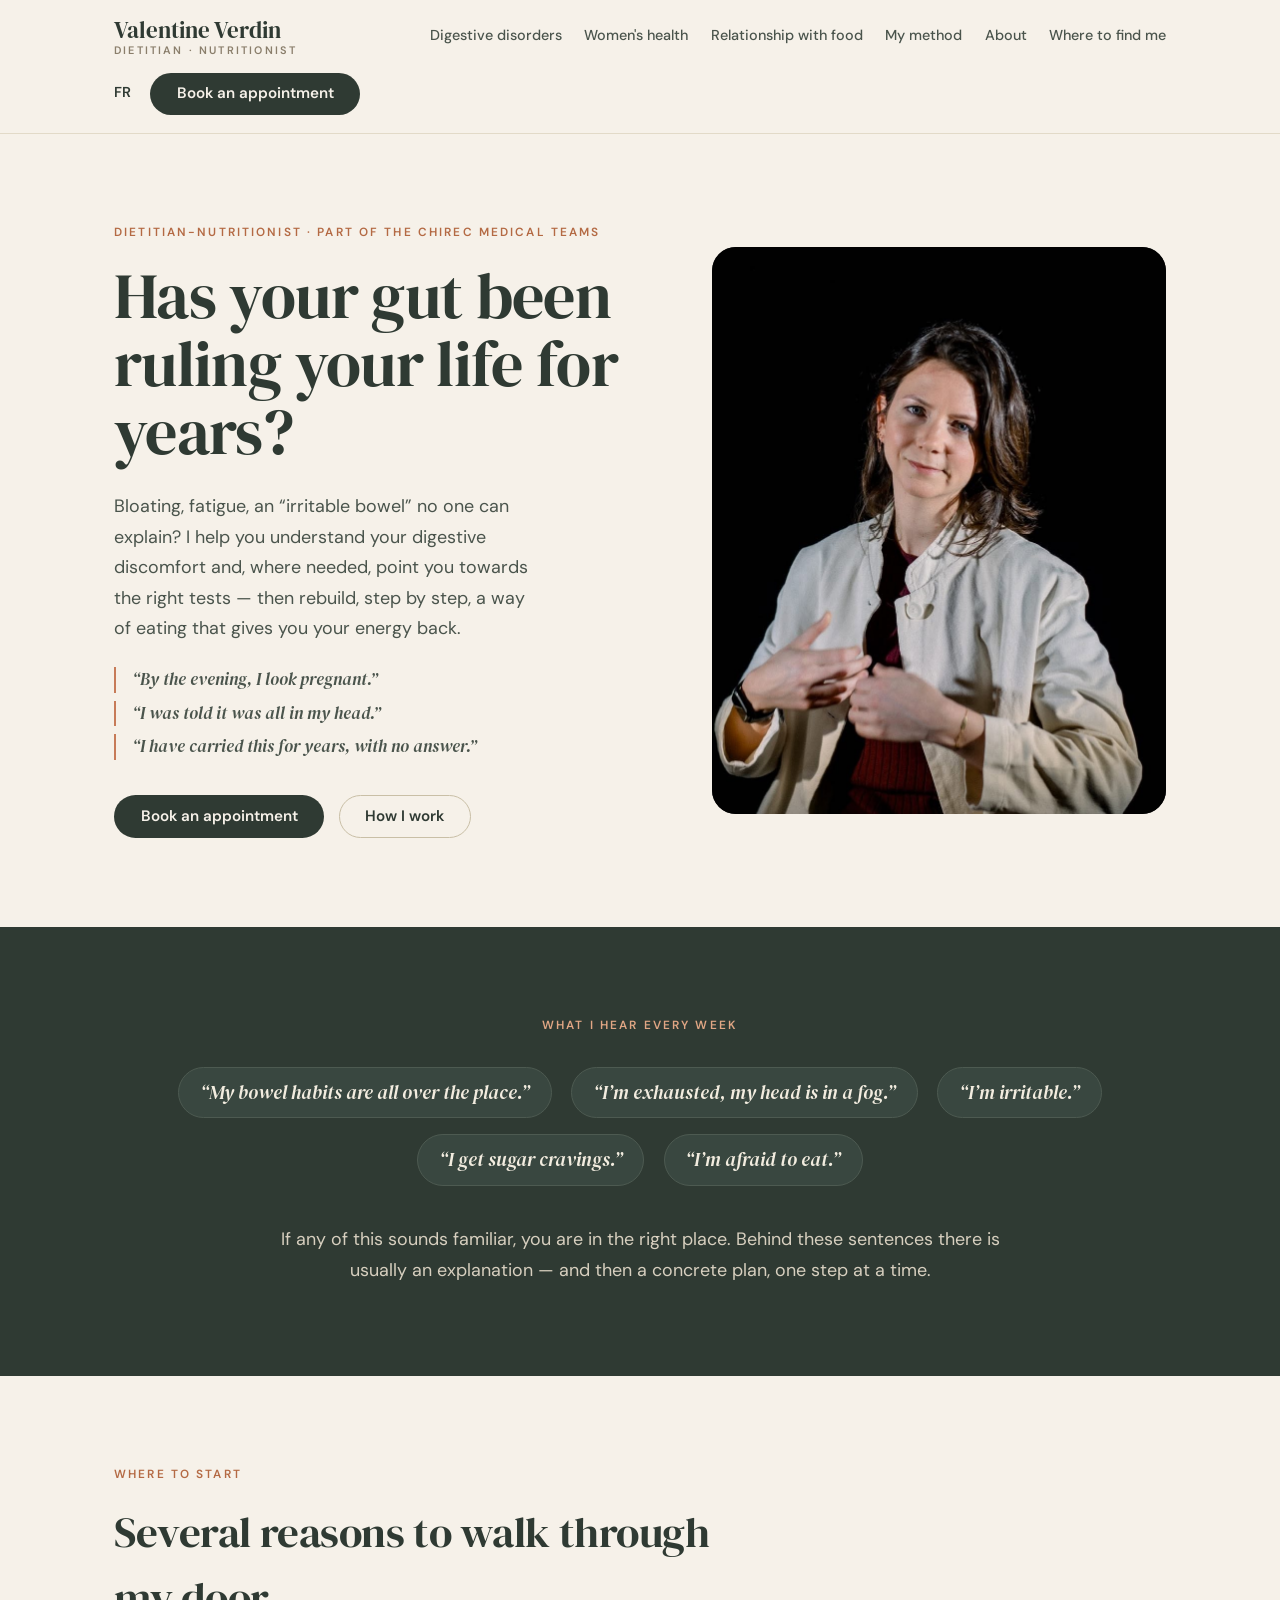
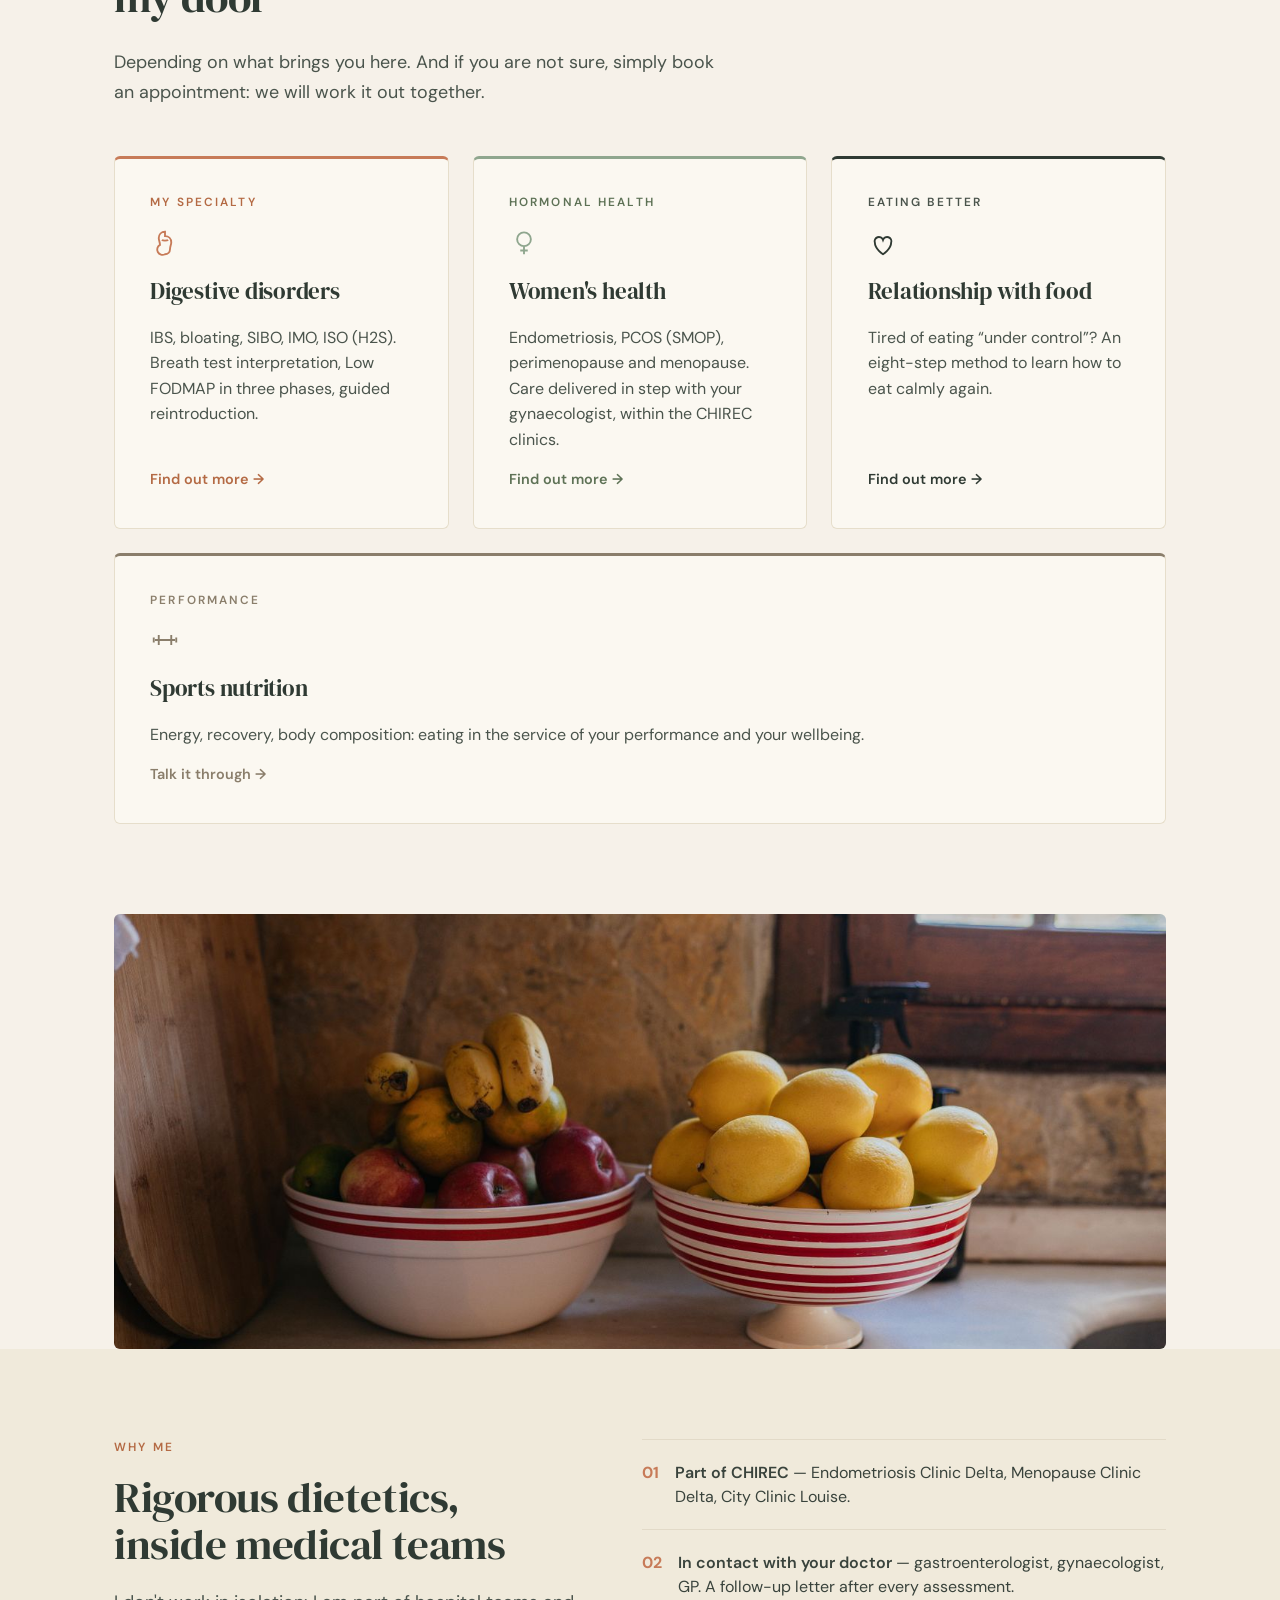
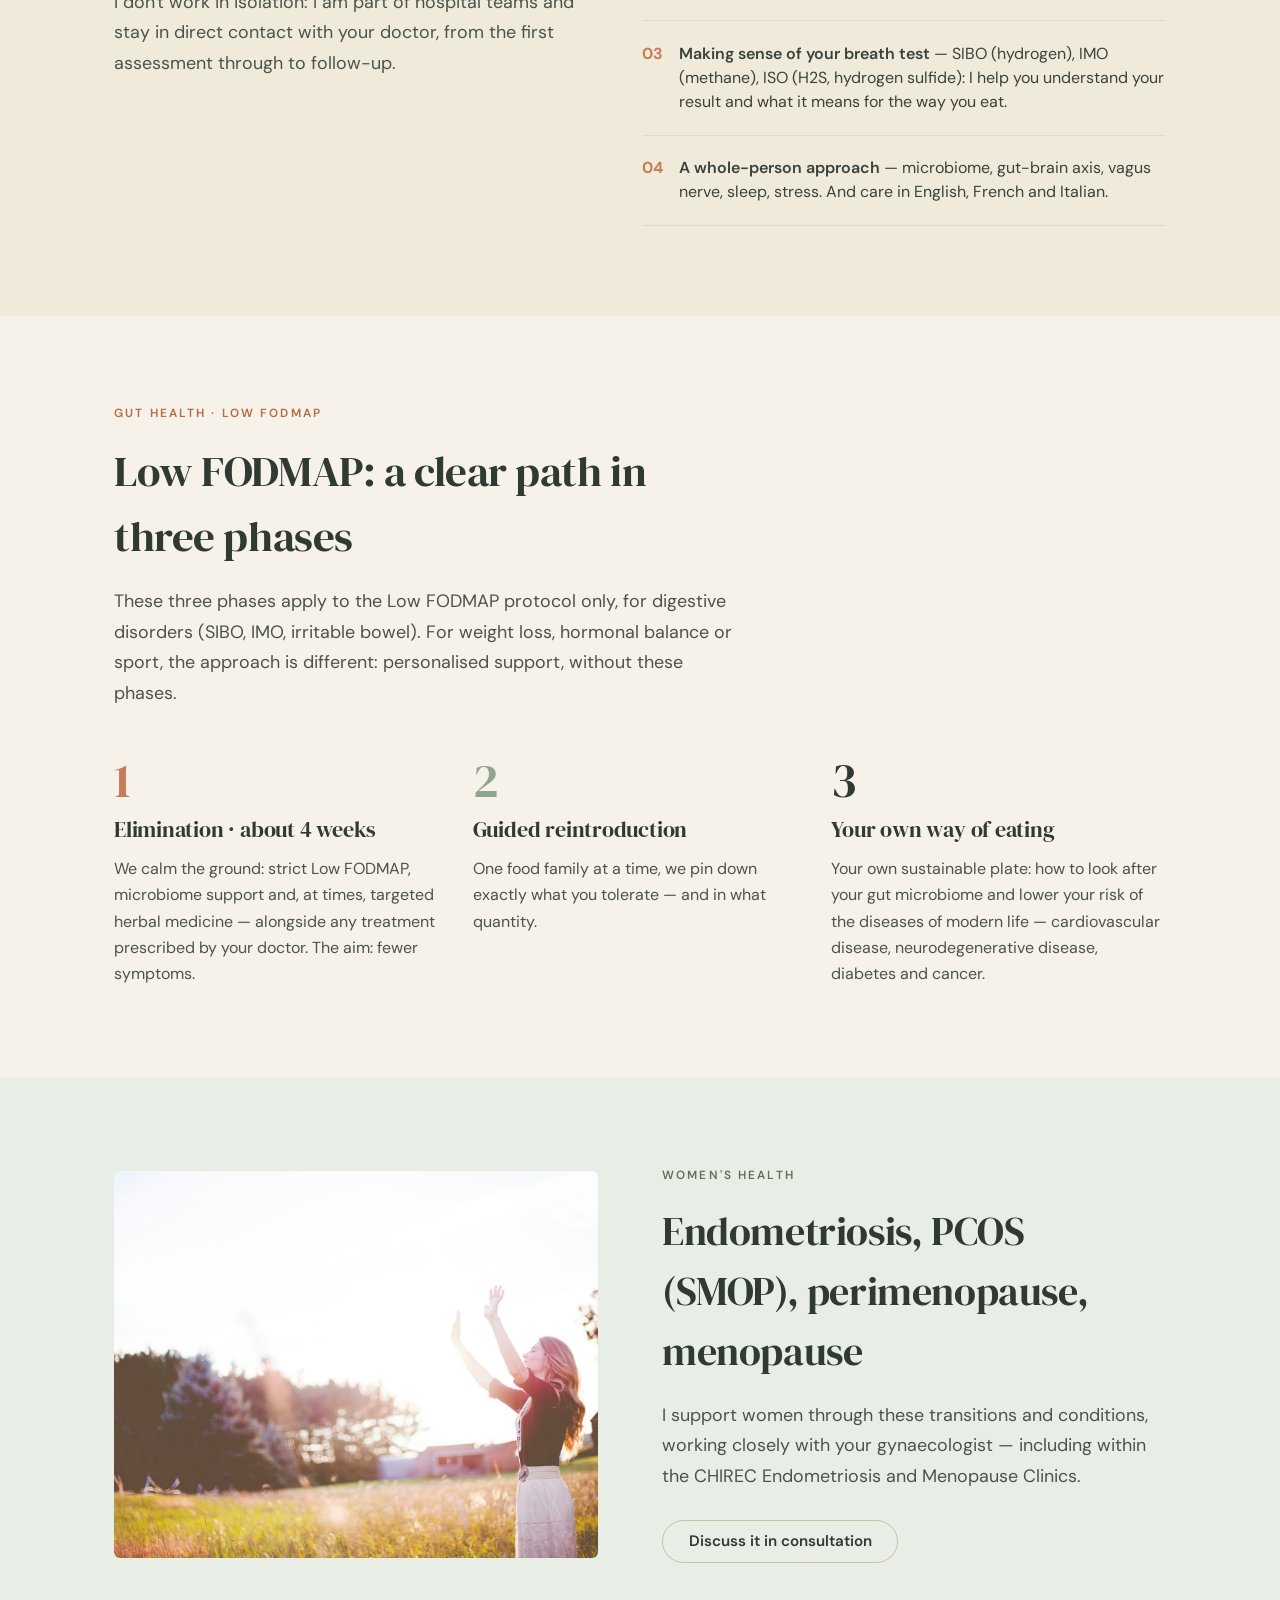
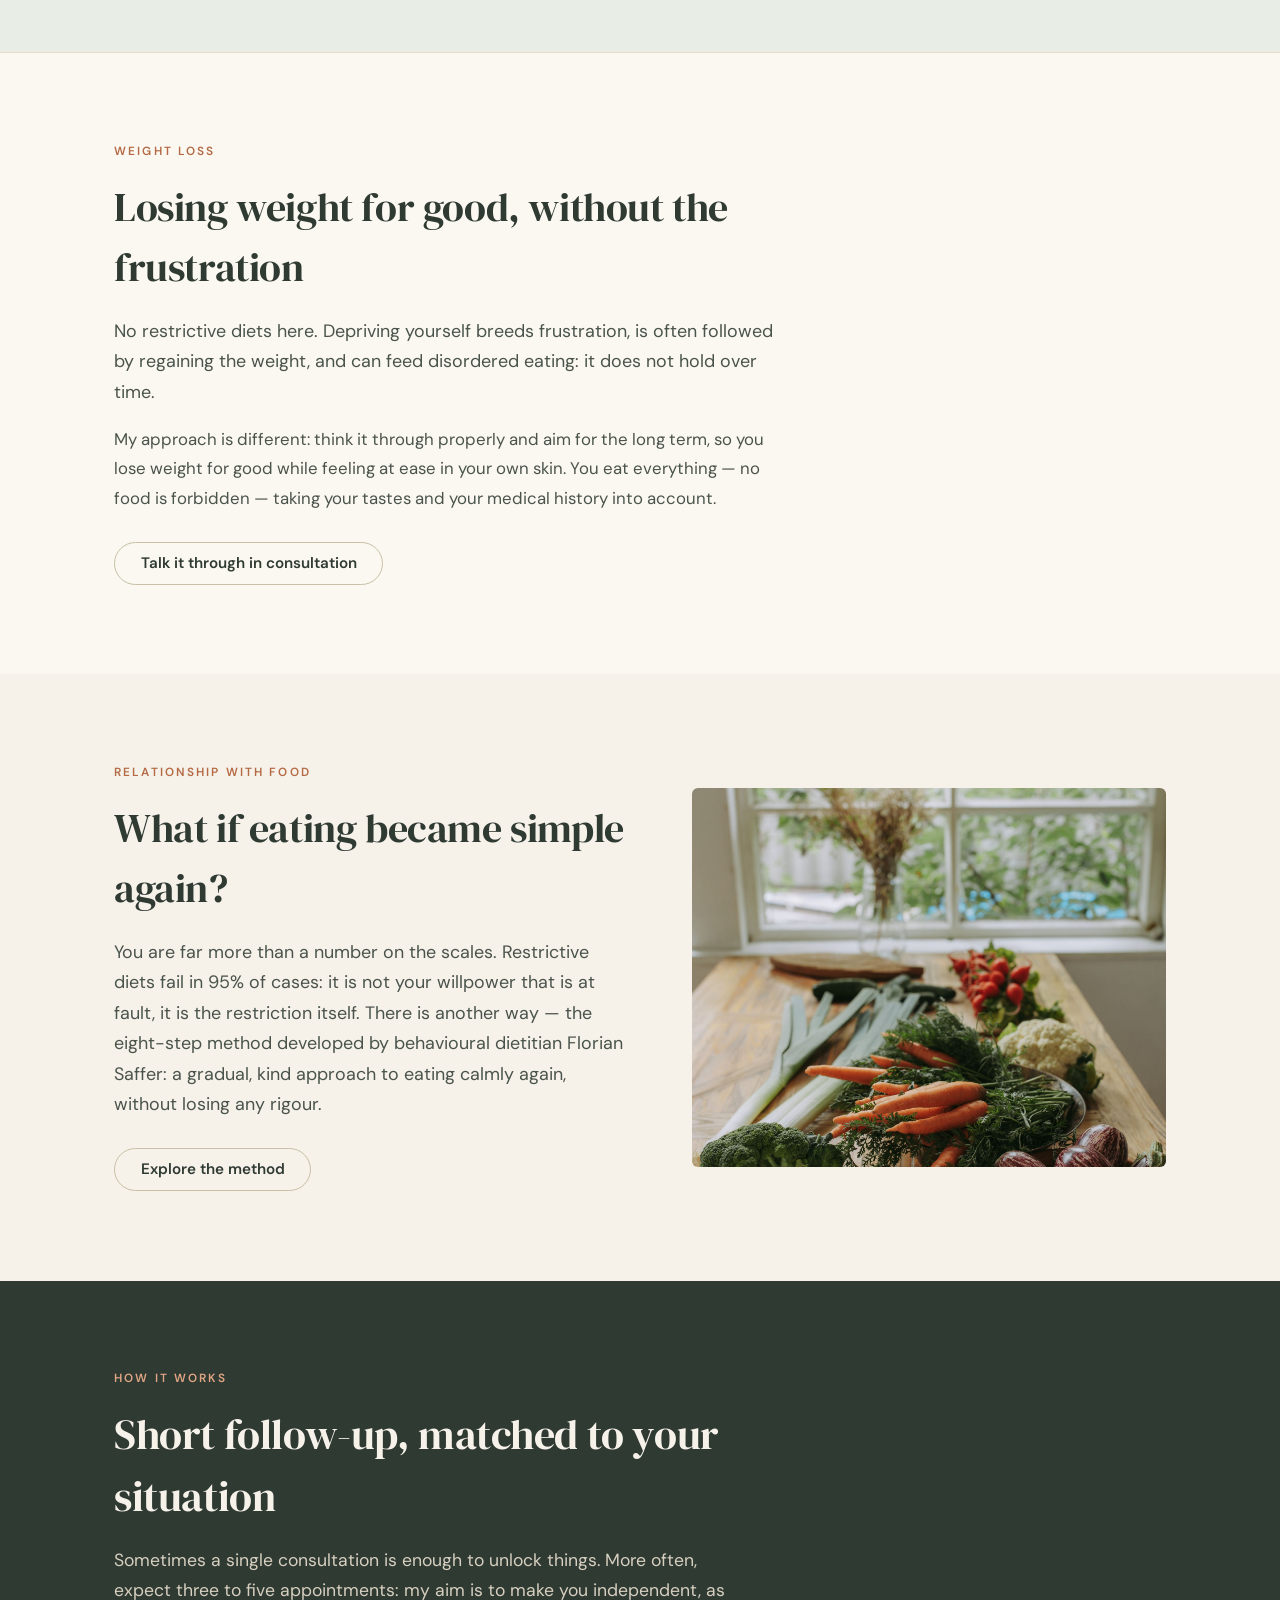
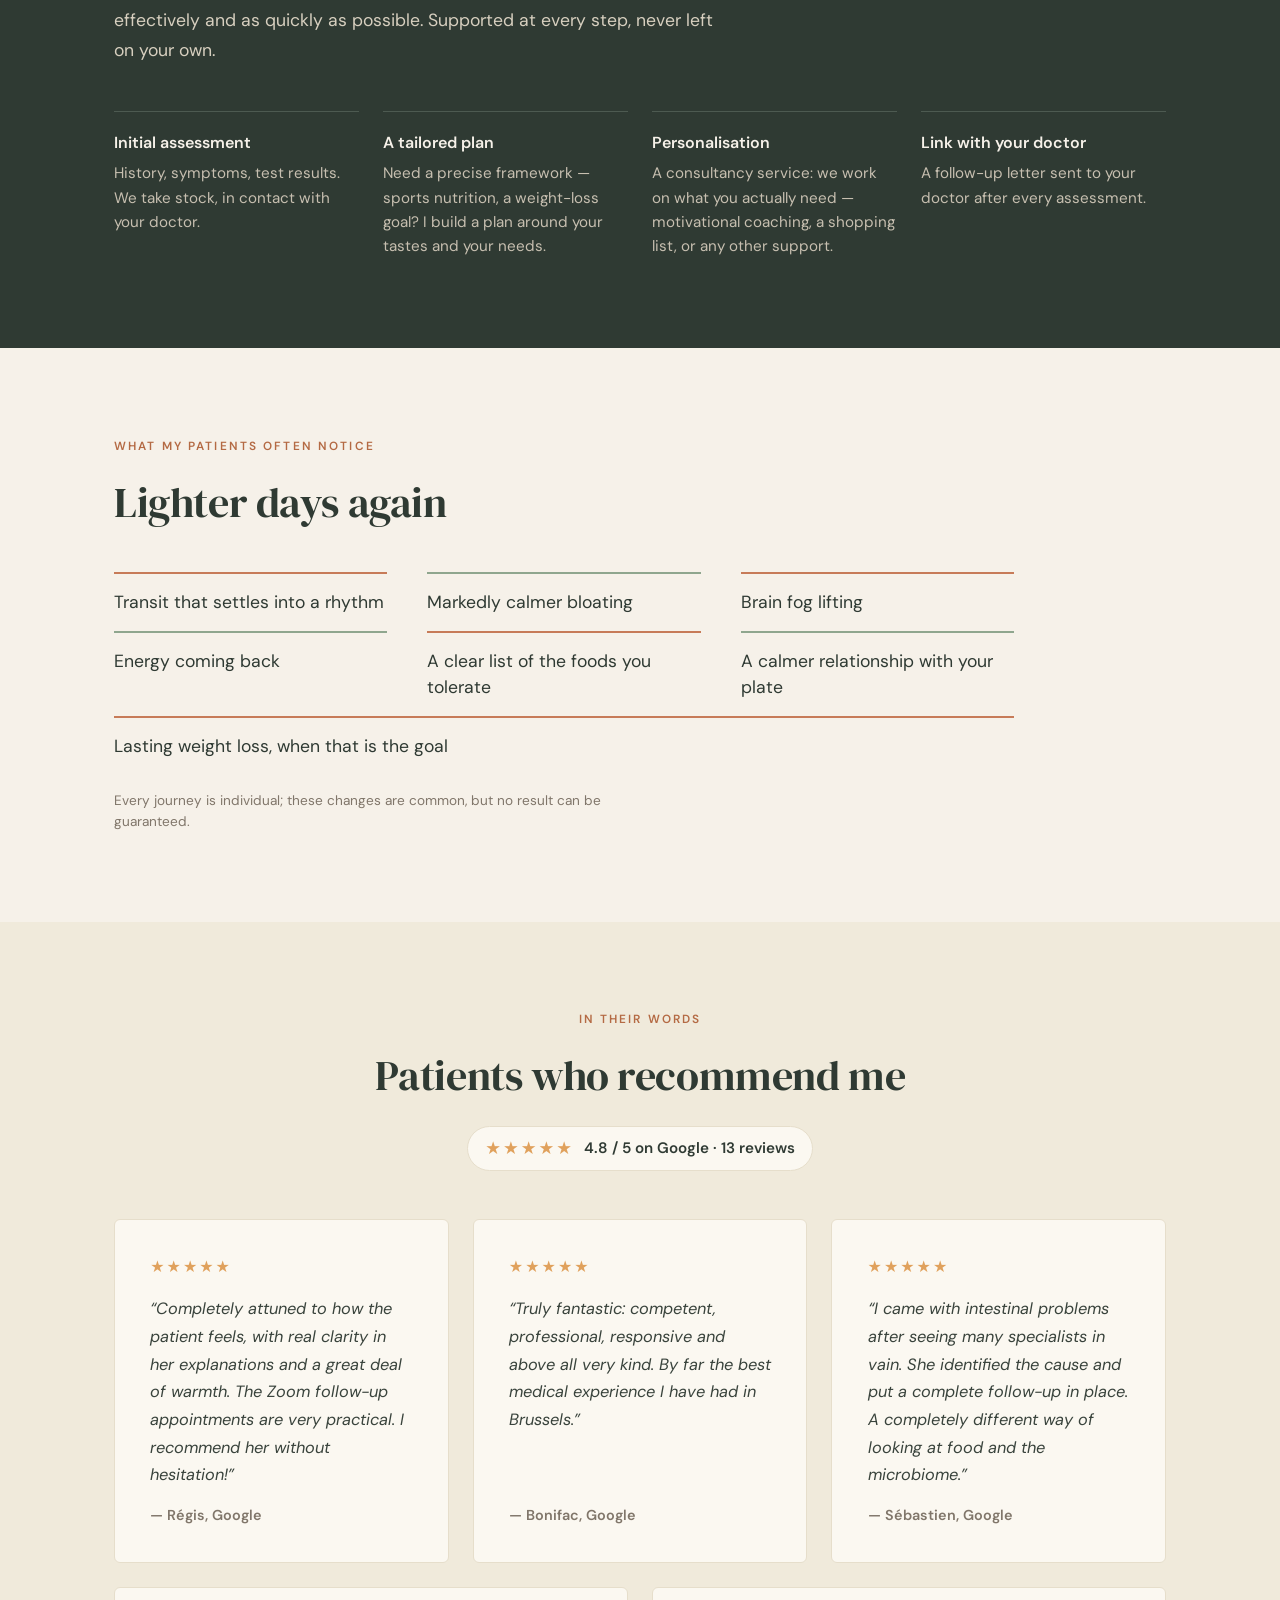
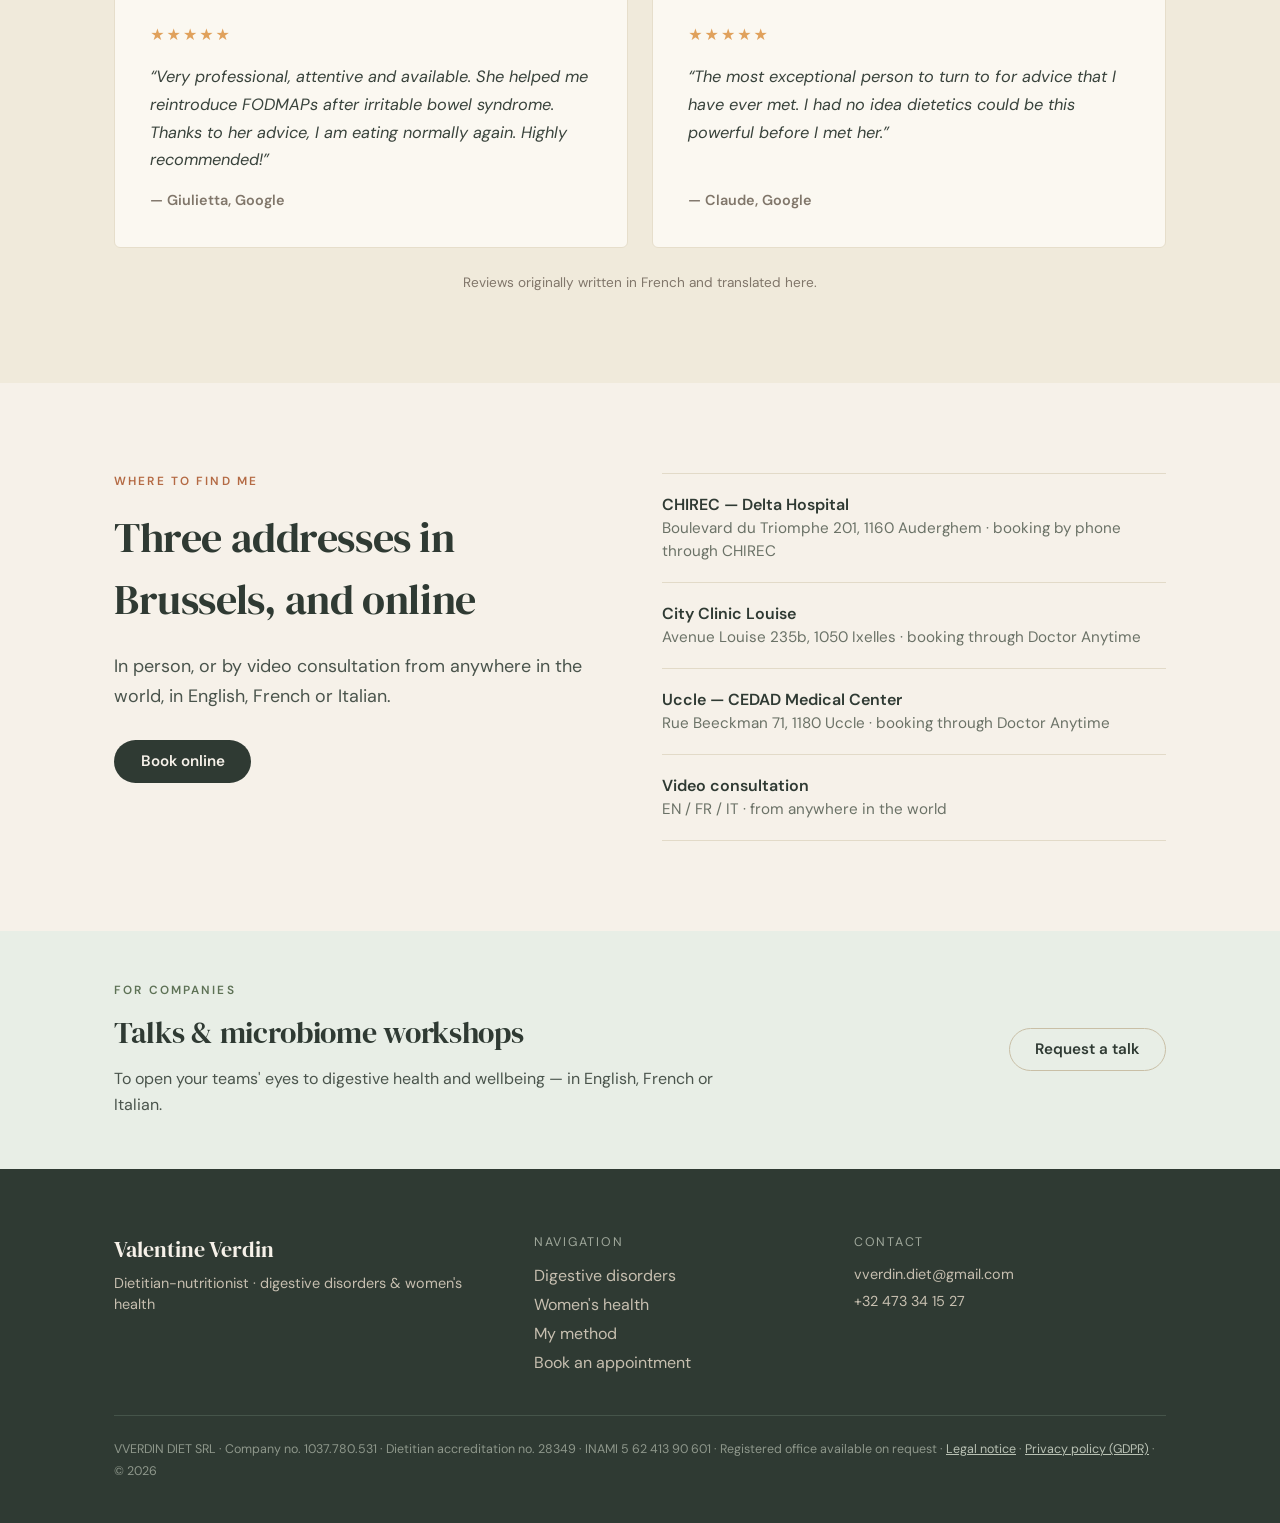
<file: en/index.html>
<!DOCTYPE html>
<html lang="en"><head>
<meta charset="utf-8">
<meta name="viewport" content="width=device-width, initial-scale=1">
<title>Dietitian-nutritionist in Brussels — Valentine Verdin</title>
<meta name="description" content="Valentine Verdin, English-speaking dietitian-nutritionist in Brussels. Gut health (IBS, SIBO, IMO, ISO), women's health and your relationship with food.">
<link rel="canonical" href="https://www.valentineverdin.be/en/">
<link rel="alternate" hreflang="fr-BE" href="https://www.valentineverdin.be/">
<link rel="alternate" hreflang="fr" href="https://www.valentineverdin.be/">
<link rel="alternate" hreflang="en" href="https://www.valentineverdin.be/en/">
<link rel="alternate" hreflang="x-default" href="https://www.valentineverdin.be/">

<!-- Link preview (WhatsApp, LinkedIn, Facebook, iMessage…) -->
<meta property="og:type" content="website">
<meta property="og:locale" content="en_GB">
<meta property="og:locale:alternate" content="fr_BE">
<meta property="og:site_name" content="Valentine Verdin">
<meta property="og:url" content="https://www.valentineverdin.be/en/">
<meta property="og:title" content="Dietitian-nutritionist in Brussels — Valentine Verdin">
<meta property="og:description" content="Digestive disorders (IBS, SIBO, IMO, ISO), women's health and your relationship with food. Consultations in English, in Brussels and online.">
<meta property="og:image" content="https://www.valentineverdin.be/assets/og-valentine-verdin-en.jpg">
<meta property="og:image:width" content="1200">
<meta property="og:image:height" content="630">
<meta property="og:image:alt" content="Valentine Verdin, dietitian-nutritionist in Brussels">
<meta name="twitter:card" content="summary_large_image">

<link rel="preconnect" href="https://fonts.googleapis.com">
<link rel="preconnect" href="https://fonts.gstatic.com" crossorigin>
<link rel="icon" href="../favicon.svg" type="image/svg+xml">
<link rel="stylesheet" href="https://fonts.googleapis.com/css2?family=DM+Sans:wght@400;500;600;700&family=DM+Serif+Display:ital@0;1&display=swap">
<link rel="stylesheet" href="../styles.css">

<script type="application/ld+json">
{
  "@context": "https://schema.org",
  "@graph": [
    {
      "@type": "WebPage",
      "@id": "https://www.valentineverdin.be/en/#page",
      "url": "https://www.valentineverdin.be/en/",
      "name": "Dietitian-nutritionist in Brussels — Valentine Verdin",
      "description": "Valentine Verdin, dietitian-nutritionist in Brussels. Digestive disorders (IBS, SIBO, IMO, ISO), women's health and your relationship with food.",
      "isPartOf": { "@id": "https://www.valentineverdin.be/#website" },
      "about": { "@id": "https://www.valentineverdin.be/#valentine" },
      "primaryImageOfPage": "https://www.valentineverdin.be/assets/og-valentine-verdin-en.jpg",
      "inLanguage": "en"
    }
  ]
}
</script>
</head>
<body>

<!-- ============ HEADER ============ -->
<header style="width:100%;background:#F6F1E9;border-bottom:1px solid #E2DAC8">
  <div class="wrap" style="display:flex;flex-wrap:wrap;align-items:center;gap:1rem 2rem;padding-top:1.1rem;padding-bottom:1.1rem">
    <a href="#" style="display:flex;flex-direction:column;line-height:1.05;margin-right:auto">
      <span style="font-family:'DM Serif Display',Georgia,serif;font-size:1.45rem">Valentine Verdin</span>
      <span style="font-size:.68rem;letter-spacing:.2em;text-transform:uppercase;color:#8A7E6B;font-weight:600;margin-top:.2rem">Dietitian · Nutritionist</span>
    </a>
    <nav aria-label="Main navigation" style="display:flex;flex-wrap:wrap;gap:1.4rem;align-items:center">
      <a class="navlink" href="#digestive">Digestive disorders</a>
      <a class="navlink" href="#women">Women's health</a>
      <a class="navlink" href="#food">Relationship with food</a>
      <a class="navlink" href="#method">My method</a>
      <a class="navlink" href="about/">About</a>
      <a class="navlink" href="#contact">Where to find me</a>
    </nav>
    <div style="display:flex;align-items:center;gap:1.2rem">
      <a href="../" hreflang="fr" lang="fr" aria-label="Voir le site en français" class="navlink" style="font-weight:600;color:#2F3A33">FR</a>
      <a href="#booking" class="btn btn-primary">Book an appointment</a>
    </div>
  </div>
</header>

<!-- ============ HERO ============ -->
<section style="width:100%;background:#F6F1E9">
  <div class="wrap sct" style="display:flex;flex-wrap:wrap;gap:clamp(2rem,5vw,4.5rem);align-items:center">
    <div style="flex:1 1 440px;min-width:0">
      <p class="eyebrow" style="margin-bottom:1.3rem">Dietitian-nutritionist · Part of the CHIREC medical teams</p>
      <h1 style="margin:0;font-size:clamp(2.3rem,5vw,4rem);line-height:1.06">Has your gut been ruling your life for years?</h1>
      <p class="lede" style="margin-top:1.6rem;max-width:36ch">Bloating, fatigue, an “irritable bowel” no one can explain? I help you understand your digestive discomfort and, where needed, point you towards the right tests — then rebuild, step by step, a way of eating that gives you your energy back.</p>
      <ul style="list-style:none;margin:1.5rem 0 0;padding:0;max-width:40ch">
        <li style="margin:.45rem 0;padding-left:1rem;border-left:2px solid #C77B58;font-family:'DM Serif Display',Georgia,serif;font-style:italic;font-size:1.08rem;color:#4A544C">“By the evening, I look pregnant.”</li>
        <li style="margin:.45rem 0;padding-left:1rem;border-left:2px solid #C77B58;font-family:'DM Serif Display',Georgia,serif;font-style:italic;font-size:1.08rem;color:#4A544C">“I was told it was all in my head.”</li>
        <li style="margin:.45rem 0;padding-left:1rem;border-left:2px solid #C77B58;font-family:'DM Serif Display',Georgia,serif;font-style:italic;font-size:1.08rem;color:#4A544C">“I have carried this for years, with no answer.”</li>
      </ul>
      <div style="margin-top:2.2rem;display:flex;flex-wrap:wrap;gap:.9rem">
        <a href="#booking" class="btn btn-primary">Book an appointment</a>
        <a href="#method" class="btn btn-ghost">How I work</a>
      </div>
    </div>
    <div style="flex:1 1 360px;min-width:0">
      <img src="../assets/valentine.jpg" alt="Valentine Verdin, dietitian-nutritionist" style="width:100%;aspect-ratio:4/5;object-fit:cover;object-position:center top;border-radius:24px;display:block;background:#1A1A1A">
    </div>
  </div>
</section>

<!-- ============ WORDS THAT LAND ============ -->
<section style="width:100%;background:#2F3A33;color:#F2ECDF">
  <div class="wrap sct">
    <p class="eyebrow" style="color:#E0A684;text-align:center;margin-bottom:2rem">What I hear every week</p>
    <div style="display:flex;flex-wrap:wrap;gap:1rem 1.2rem;justify-content:center;max-width:960px;margin:0 auto">
      <span class="chip">“My bowel habits are all over the place.”</span>
      <span class="chip">“I’m exhausted, my head is in a fog.”</span>
      <span class="chip">“I’m irritable.”</span>
      <span class="chip">“I get sugar cravings.”</span>
      <span class="chip">“I’m afraid to eat.”</span>
    </div>
    <p style="text-align:center;max-width:60ch;margin:2.4rem auto 0;font-size:1.12rem;line-height:1.75;color:#D7CFBF">If any of this sounds familiar, you are in the right place. Behind these sentences there is usually an explanation — and then a concrete plan, one step at a time.</p>
  </div>
</section>

<!-- ============ THREE DOORS ============ -->
<section id="digestive" style="width:100%;background:#F6F1E9">
  <div class="wrap sct">
    <div style="max-width:620px">
      <p class="eyebrow" style="margin-bottom:1rem">Where to start</p>
      <h2 style="margin:0;font-size:clamp(1.9rem,3.4vw,2.7rem)">Several reasons to walk through my door</h2>
      <p class="lede" style="margin-top:1.1rem">Depending on what brings you here. And if you are not sure, simply book an appointment: we will work it out together.</p>
    </div>
    <div style="margin-top:3rem;display:flex;flex-wrap:wrap;gap:1.5rem">
      <article class="card" style="flex:1 1 300px;min-width:0;border-top:3px solid #C77B58">
        <span class="eyebrow">My specialty</span>
        <svg width="30" height="30" viewBox="0 0 24 24" fill="none" stroke="#C77B58" stroke-width="1.5" aria-hidden="true"><path d="M12 3c-3 0-5 2.2-5 5 0 2 1 3.2 1 5.5A4 4 0 0 0 12 21a4 4 0 0 0 4-4c0-2.3 1-3.5 1-5.5 0-2.8-2-5-5-5z"></path><path d="M9.5 9.5c.8.8 4.2.8 5 0"></path></svg>
        <h3 style="margin:0;font-size:1.45rem">Digestive disorders</h3>
        <p style="color:#4A544C;line-height:1.6">IBS, bloating, SIBO, IMO, ISO (H2S). Breath test interpretation, Low FODMAP in three phases, guided reintroduction.</p>
        <a href="#method" class="navlink" style="margin-top:auto;color:#B46A44;font-weight:600">Find out more&nbsp;→</a>
      </article>
      <article class="card" style="flex:1 1 300px;min-width:0;border-top:3px solid #8FA68E">
        <span class="eyebrow" style="color:#5E7256">Hormonal health</span>
        <svg width="30" height="30" viewBox="0 0 24 24" fill="none" stroke="#8FA68E" stroke-width="1.5" aria-hidden="true"><circle cx="12" cy="9" r="5.5"></circle><path d="M12 14.5V21M9 18h6"></path></svg>
        <h3 style="margin:0;font-size:1.45rem">Women's health</h3>
        <p style="color:#4A544C;line-height:1.6">Endometriosis, PCOS (SMOP), perimenopause and menopause. Care delivered in step with your gynaecologist, within the CHIREC clinics.</p>
        <a href="#women" class="navlink" style="margin-top:auto;color:#5E7256;font-weight:600">Find out more&nbsp;→</a>
      </article>
      <article class="card" style="flex:1 1 300px;min-width:0;border-top:3px solid #2F3A33">
        <span class="eyebrow" style="color:#4A544C">Eating better</span>
        <svg width="30" height="30" viewBox="0 0 24 24" fill="none" stroke="#2F3A33" stroke-width="1.5" aria-hidden="true"><path d="M12 21s-6.5-4.3-6.5-9.2A3.3 3.3 0 0 1 12 9.5a3.3 3.3 0 0 1 6.5 2.3C18.5 16.7 12 21 12 21z"></path></svg>
        <h3 style="margin:0;font-size:1.45rem">Relationship with food</h3>
        <p style="color:#4A544C;line-height:1.6">Tired of eating “under control”? An eight-step method to learn how to eat calmly again.</p>
        <a href="#food" class="navlink" style="margin-top:auto;color:#2F3A33;font-weight:600">Find out more&nbsp;→</a>
      </article>
      <article class="card" style="flex:1 1 300px;min-width:0;border-top:3px solid #8A7E6B">
        <span class="eyebrow" style="color:#8A7E6B">Performance</span>
        <svg width="30" height="30" viewBox="0 0 24 24" fill="none" stroke="#8A7E6B" stroke-width="1.5" aria-hidden="true"><path d="M4 12h16M7 8v8M17 8v8M3 10v4M21 10v4"></path></svg>
        <h3 style="margin:0;font-size:1.45rem">Sports nutrition</h3>
        <p style="color:#4A544C;line-height:1.6">Energy, recovery, body composition: eating in the service of your performance and your wellbeing.</p>
        <a href="#rdv" class="navlink" style="margin-top:auto;color:#8A7E6B;font-weight:600">Talk it through&nbsp;→</a>
      </article>
    </div>
  </div>
</section>

<!-- ============ EDITORIAL IMAGE ============ -->
<section style="width:100%;background:#F6F1E9">
  <div class="wrap">
    <img src="../assets/fruits-coupes.jpg"
           alt="Bowls of fresh fruit on a kitchen counter, in daylight"
           loading="lazy" decoding="async" width="1400" height="933"
           style="width:100%;height:clamp(240px,34vw,460px);object-fit:cover;object-position:center;border-radius:6px;display:block;background:#E8EEE6">
  </div>
</section>

<!-- ============ WHY ME ============ -->
<section style="width:100%;background:#F0EADB">
  <div class="wrap sct" style="display:flex;flex-wrap:wrap;gap:clamp(2rem,5vw,4rem)">
    <div style="flex:1 1 320px;min-width:0">
      <p class="eyebrow" style="margin-bottom:1rem">Why me</p>
      <h2 style="margin:0;font-size:clamp(1.9rem,3.4vw,2.7rem);line-height:1.1">Rigorous dietetics, inside medical teams</h2>
      <p class="lede" style="margin-top:1.2rem">I don't work in isolation: I am part of hospital teams and stay in direct contact with your doctor, from the first assessment through to follow-up.</p>
    </div>
    <div style="flex:1 1 380px;min-width:0;display:flex;flex-direction:column">
      <hr class="rule">
      <div style="padding:1.3rem 0;display:flex;gap:1rem"><span style="color:#C77B58;font-weight:700">01</span><p style="color:#39433C"><strong style="font-weight:600">Part of CHIREC</strong> — Endometriosis Clinic Delta, Menopause Clinic Delta, City Clinic Louise.</p></div>
      <hr class="rule">
      <div style="padding:1.3rem 0;display:flex;gap:1rem"><span style="color:#C77B58;font-weight:700">02</span><p style="color:#39433C"><strong style="font-weight:600">In contact with your doctor</strong> — gastroenterologist, gynaecologist, GP. A follow-up letter after every assessment.</p></div>
      <hr class="rule">
      <div style="padding:1.3rem 0;display:flex;gap:1rem"><span style="color:#C77B58;font-weight:700">03</span><p style="color:#39433C"><strong style="font-weight:600">Making sense of your breath test</strong> — SIBO (hydrogen), IMO (methane), ISO (H2S, hydrogen sulfide): I help you understand your result and what it means for the way you eat.</p></div>
      <hr class="rule">
      <div style="padding:1.3rem 0;display:flex;gap:1rem"><span style="color:#C77B58;font-weight:700">04</span><p style="color:#39433C"><strong style="font-weight:600">A whole-person approach</strong> — microbiome, gut-brain axis, vagus nerve, sleep, stress. And care in English, French and Italian.</p></div>
      <hr class="rule">
    </div>
  </div>
</section>

<!-- ============ METHOD ============ -->
<section id="method" style="width:100%;background:#F6F1E9">
  <div class="wrap sct">
    <div style="max-width:620px">
      <p class="eyebrow" style="margin-bottom:1rem">Gut health · Low FODMAP</p>
      <h2 style="margin:0;font-size:clamp(1.9rem,3.4vw,2.7rem)">Low FODMAP: a clear path in three phases</h2>
      <p class="lede" style="margin-top:1.1rem">These three phases apply to the Low FODMAP protocol only, for digestive disorders (SIBO, IMO, irritable bowel). For weight loss, hormonal balance or sport, the approach is different: personalised support, without these phases.</p>
    </div>
    <div style="margin-top:3rem;display:flex;flex-wrap:wrap;gap:1.5rem">
      <div style="flex:1 1 280px;min-width:0">
        <div style="font-family:'DM Serif Display',Georgia,serif;font-size:3rem;color:#C77B58;line-height:1">1</div>
        <h3 style="margin:.6rem 0 .6rem;font-size:1.35rem">Elimination · about 4 weeks</h3>
        <p style="color:#4A544C;line-height:1.65">We calm the ground: strict Low FODMAP, microbiome support and, at times, targeted herbal medicine — alongside any treatment prescribed by your doctor. The aim: fewer symptoms.</p>
      </div>
      <div style="flex:1 1 280px;min-width:0">
        <div style="font-family:'DM Serif Display',Georgia,serif;font-size:3rem;color:#8FA68E;line-height:1">2</div>
        <h3 style="margin:.6rem 0 .6rem;font-size:1.35rem">Guided reintroduction</h3>
        <p style="color:#4A544C;line-height:1.65">One food family at a time, we pin down exactly what you tolerate — and in what quantity.</p>
      </div>
      <div style="flex:1 1 280px;min-width:0">
        <div style="font-family:'DM Serif Display',Georgia,serif;font-size:3rem;color:#2F3A33;line-height:1">3</div>
        <h3 style="margin:.6rem 0 .6rem;font-size:1.35rem">Your own way of eating</h3>
        <p style="color:#4A544C;line-height:1.65">Your own sustainable plate: how to look after your gut microbiome and lower your risk of the diseases of modern life — cardiovascular disease, neurodegenerative disease, diabetes and cancer.</p>
      </div>
    </div>
  </div>
</section>

<!-- ============ WOMEN'S HEALTH ============ -->
<section id="women" style="width:100%;background:#E8EEE6">
  <div class="wrap sct" style="display:flex;flex-wrap:wrap;gap:clamp(2rem,5vw,4rem);align-items:center">
    <div style="flex:1 1 340px;min-width:0">
      <img src="../assets/femme-nature.jpg"
             alt="A woman with her arms raised in a meadow, in soft hazy light"
             loading="lazy" decoding="async" width="1600" height="1068"
             style="width:100%;height:auto;aspect-ratio:5/4;object-fit:cover;object-position:center;border-radius:6px;display:block;background:#DCE7D8">
    </div>
    <div style="flex:1 1 360px;min-width:0">
      <p class="eyebrow" style="color:#5E7256;margin-bottom:1rem">Women's health</p>
      <h2 style="margin:0;font-size:clamp(1.8rem,3.2vw,2.5rem)">Endometriosis, PCOS (SMOP), perimenopause, menopause</h2>
      <p class="lede" style="margin-top:1.2rem">I support women through these transitions and conditions, working closely with your gynaecologist — including within the CHIREC Endometriosis and Menopause Clinics.</p>
      <a href="#booking" class="btn btn-ghost" style="margin-top:1.8rem">Discuss it in consultation</a>
    </div>
  </div>
</section>

<!-- ============ WEIGHT LOSS ============ -->
<section id="poids" style="width:100%;background:#FBF8F1;border-top:1px solid #E6DECB">
  <div class="wrap sct">
    <div style="max-width:680px">
      <p class="eyebrow" style="margin-bottom:1rem">Weight loss</p>
      <h2 style="margin:0;font-size:clamp(1.8rem,3.2vw,2.5rem)">Losing weight for good, without the frustration</h2>
      <p class="lede" style="margin-top:1.2rem">No restrictive diets here. Depriving yourself breeds frustration, is often followed by regaining the weight, and can feed disordered eating: it does not hold over time.</p>
      <p style="margin-top:1.1rem;font-size:1.05rem;line-height:1.75;color:#4A544C">My approach is different: think it through properly and aim for the long term, so you lose weight for good while feeling at ease in your own skin. You eat everything — no food is forbidden — taking your tastes and your medical history into account.</p>
      <a href="#rdv" class="btn btn-ghost" style="margin-top:1.8rem">Talk it through in consultation</a>
    </div>
  </div>
</section>

<!-- ============ FOOD ============ -->
<section id="food" style="width:100%;background:#F6F1E9">
  <div class="wrap sct" style="display:flex;flex-wrap:wrap;gap:clamp(2rem,5vw,4rem);align-items:center">
    <div style="flex:1 1 360px;min-width:0">
      <p class="eyebrow" style="margin-bottom:1rem">Relationship with food</p>
      <h2 style="margin:0;font-size:clamp(1.8rem,3.2vw,2.5rem)">What if eating became simple again?</h2>
      <p class="lede" style="margin-top:1.2rem">You are far more than a number on the scales. Restrictive diets fail in 95% of cases: it is not your willpower that is at fault, it is the restriction itself. There is another way — the eight-step method developed by behavioural dietitian Florian Saffer: a gradual, kind approach to eating calmly again, without losing any rigour.</p>
      <a href="#booking" class="btn btn-ghost" style="margin-top:1.8rem">Explore the method</a>
    </div>
    <div style="flex:1 1 320px;min-width:0">
      <img src="../assets/legumes-fenetre.jpg"
             alt="Fresh vegetables spread on a table by a window, in natural light"
             loading="lazy" decoding="async" width="1800" height="2700"
             style="width:100%;height:auto;aspect-ratio:5/4;object-fit:cover;object-position:center;border-radius:6px;display:block;background:#E8EEE6">
    </div>
  </div>
</section>

<!-- ============ HOW IT WORKS ============ -->
<section style="width:100%;background:#2F3A33;color:#F2ECDF">
  <div class="wrap sct">
    <div style="max-width:620px">
      <p class="eyebrow" style="color:#E0A684;margin-bottom:1rem">How it works</p>
      <h2 style="margin:0;font-size:clamp(1.9rem,3.4vw,2.6rem);color:#F6F1E9">Short follow-up, matched to your situation</h2>
      <p style="margin-top:1.1rem;font-size:1.1rem;line-height:1.7;color:#D7CFBF">Sometimes a single consultation is enough to unlock things. More often, expect three to five appointments: my aim is to make you independent, as effectively and as quickly as possible. Supported at every step, never left on your own.</p>
    </div>
    <div style="margin-top:2.8rem;display:flex;flex-wrap:wrap;gap:1.5rem">
      <div style="flex:1 1 220px;min-width:0;border-top:1px solid #4D5A51;padding-top:1.2rem"><p style="color:#F6F1E9;font-weight:600;margin-bottom:.4rem">Initial assessment</p><p style="color:#C7BFB0;line-height:1.6;font-size:.95rem">History, symptoms, test results. We take stock, in contact with your doctor.</p></div>
      <div style="flex:1 1 220px;min-width:0;border-top:1px solid #4D5A51;padding-top:1.2rem"><p style="color:#F6F1E9;font-weight:600;margin-bottom:.4rem">A tailored plan</p><p style="color:#C7BFB0;line-height:1.6;font-size:.95rem">Need a precise framework — sports nutrition, a weight-loss goal? I build a plan around your tastes and your needs.</p></div>
      <div style="flex:1 1 220px;min-width:0;border-top:1px solid #4D5A51;padding-top:1.2rem"><p style="color:#F6F1E9;font-weight:600;margin-bottom:.4rem">Personalisation</p><p style="color:#C7BFB0;line-height:1.6;font-size:.95rem">A consultancy service: we work on what you actually need — motivational coaching, a shopping list, or any other support.</p></div>
      <div style="flex:1 1 220px;min-width:0;border-top:1px solid #4D5A51;padding-top:1.2rem"><p style="color:#F6F1E9;font-weight:600;margin-bottom:.4rem">Link with your doctor</p><p style="color:#C7BFB0;line-height:1.6;font-size:.95rem">A follow-up letter sent to your doctor after every assessment.</p></div>
    </div>
  </div>
</section>

<!-- ============ RESULTS ============ -->
<section style="width:100%;background:#F6F1E9">
  <div class="wrap sct">
    <div style="max-width:620px">
      <p class="eyebrow" style="margin-bottom:1rem">What my patients often notice</p>
      <h2 style="margin:0;font-size:clamp(1.9rem,3.4vw,2.6rem)">Lighter days again</h2>
    </div>
    <div style="margin-top:2.4rem;display:flex;flex-wrap:wrap;gap:1rem 2.5rem;max-width:900px">
      <p style="flex:1 1 240px;border-top:2px solid #C77B58;padding-top:.9rem;font-size:1.1rem">Transit that settles into a rhythm</p>
      <p style="flex:1 1 240px;border-top:2px solid #8FA68E;padding-top:.9rem;font-size:1.1rem">Markedly calmer bloating</p>
      <p style="flex:1 1 240px;border-top:2px solid #C77B58;padding-top:.9rem;font-size:1.1rem">Brain fog lifting</p>
      <p style="flex:1 1 240px;border-top:2px solid #8FA68E;padding-top:.9rem;font-size:1.1rem">Energy coming back</p>
      <p style="flex:1 1 240px;border-top:2px solid #C77B58;padding-top:.9rem;font-size:1.1rem">A clear list of the foods you tolerate</p>
      <p style="flex:1 1 240px;border-top:2px solid #8FA68E;padding-top:.9rem;font-size:1.1rem">A calmer relationship with your plate</p>
      <p style="flex:1 1 240px;border-top:2px solid #C77B58;padding-top:.9rem;font-size:1.1rem">Lasting weight loss, when that is the goal</p>
    </div>
    <p style="margin-top:2rem;font-size:.85rem;color:#80766A;max-width:60ch">Every journey is individual; these changes are common, but no result can be guaranteed.</p>
  </div>
</section>

<!-- ============ TESTIMONIALS ============ -->
<section style="width:100%;background:#F0EADB">
  <div class="wrap sct">
    <div style="text-align:center;max-width:620px;margin:0 auto">
      <p class="eyebrow" style="margin-bottom:1rem">In their words</p>
      <h2 style="margin:0;font-size:clamp(1.9rem,3.4vw,2.6rem)">Patients who recommend me</h2>
      <div style="margin-top:1.2rem;display:inline-flex;align-items:center;gap:.6rem;background:#FBF8F1;border:1px solid #E6DECB;border-radius:999px;padding:.5rem 1.1rem">
        <span aria-hidden="true" style="color:#E0A15C;font-size:1.1rem;letter-spacing:2px">★★★★★</span>
        <span style="font-weight:600;font-size:.95rem">4.8 / 5 on Google · 13 reviews</span>
      </div>
    </div>
    <div style="margin-top:3rem;display:flex;flex-wrap:wrap;gap:1.5rem">
      <figure class="card" style="flex:1 1 320px;min-width:0;margin:0">
        <span aria-hidden="true" style="color:#E0A15C;letter-spacing:2px">★★★★★</span>
        <blockquote style="margin:0;font-size:1.02rem;line-height:1.7;color:#39433C;font-style:italic">“Completely attuned to how the patient feels, with real clarity in her explanations and a great deal of warmth. The Zoom follow-up appointments are very practical. I recommend her without hesitation!”</blockquote>
        <figcaption style="color:#80766A;font-size:.9rem;font-weight:600;margin-top:auto">— Régis, Google</figcaption>
      </figure>
      <figure class="card" style="flex:1 1 320px;min-width:0;margin:0">
        <span aria-hidden="true" style="color:#E0A15C;letter-spacing:2px">★★★★★</span>
        <blockquote style="margin:0;font-size:1.02rem;line-height:1.7;color:#39433C;font-style:italic">“Truly fantastic: competent, professional, responsive and above all very kind. By far the best medical experience I have had in Brussels.”</blockquote>
        <figcaption style="color:#80766A;font-size:.9rem;font-weight:600;margin-top:auto">— Bonifac, Google</figcaption>
      </figure>
      <figure class="card" style="flex:1 1 320px;min-width:0;margin:0">
        <span aria-hidden="true" style="color:#E0A15C;letter-spacing:2px">★★★★★</span>
        <blockquote style="margin:0;font-size:1.02rem;line-height:1.7;color:#39433C;font-style:italic">“I came with intestinal problems after seeing many specialists in vain. She identified the cause and put a complete follow-up in place. A completely different way of looking at food and the microbiome.”</blockquote>
        <figcaption style="color:#80766A;font-size:.9rem;font-weight:600;margin-top:auto">— Sébastien, Google</figcaption>
      </figure>
      <figure class="card" style="flex:1 1 320px;min-width:0;margin:0">
        <span aria-hidden="true" style="color:#E0A15C;letter-spacing:2px">★★★★★</span>
        <blockquote style="margin:0;font-size:1.02rem;line-height:1.7;color:#39433C;font-style:italic">“Very professional, attentive and available. She helped me reintroduce FODMAPs after irritable bowel syndrome. Thanks to her advice, I am eating normally again. Highly recommended!”</blockquote>
        <figcaption style="color:#80766A;font-size:.9rem;font-weight:600;margin-top:auto">— Giulietta, Google</figcaption>
      </figure>
      <figure class="card" style="flex:1 1 320px;min-width:0;margin:0">
        <span aria-hidden="true" style="color:#E0A15C;letter-spacing:2px">★★★★★</span>
        <blockquote style="margin:0;font-size:1.02rem;line-height:1.7;color:#39433C;font-style:italic">“The most exceptional person to turn to for advice that I have ever met. I had no idea dietetics could be this powerful before I met her.”</blockquote>
        <figcaption style="color:#80766A;font-size:.9rem;font-weight:600;margin-top:auto">— Claude, Google</figcaption>
      </figure>
    </div>
    <p style="text-align:center;margin-top:1.6rem;font-size:.85rem;color:#80766A">Reviews originally written in French and translated here.</p>
  </div>
</section>

<!-- ============ WHERE TO FIND ME ============ -->
<section id="contact" style="width:100%;background:#F6F1E9">
  <div class="wrap sct" style="display:flex;flex-wrap:wrap;gap:clamp(2rem,5vw,4rem)">
    <div style="flex:1 1 340px;min-width:0" id="booking">
      <p class="eyebrow" style="margin-bottom:1rem">Where to find me</p>
      <h2 style="margin:0;font-size:clamp(1.9rem,3.4vw,2.6rem)">Three addresses in Brussels, and online</h2>
      <p class="lede" style="margin-top:1.2rem">In person, or by video consultation from anywhere in the world, in English, French or Italian.</p>
      <a href="https://www.doctoranytime.be/d/dieteticien/verdin-valentine" target="_blank" rel="noopener" class="btn btn-primary" style="margin-top:1.8rem">Book online</a>
    </div>
    <div style="flex:1 1 360px;min-width:0;display:flex;flex-direction:column">
      <hr class="rule">
      <div style="padding:1.2rem 0"><p style="font-weight:600">CHIREC — Delta Hospital</p><p style="color:#6B7267;font-size:.95rem">Boulevard du Triomphe 201, 1160 Auderghem · booking by phone through CHIREC</p></div>
      <hr class="rule">
      <div style="padding:1.2rem 0"><p style="font-weight:600">City Clinic Louise</p><p style="color:#6B7267;font-size:.95rem">Avenue Louise 235b, 1050 Ixelles · booking through Doctor Anytime</p></div>
      <hr class="rule">
      <div style="padding:1.2rem 0"><p style="font-weight:600">Uccle — CEDAD Medical Center</p><p style="color:#6B7267;font-size:.95rem">Rue Beeckman 71, 1180 Uccle · booking through Doctor Anytime</p></div>
      <hr class="rule">
      <div style="padding:1.2rem 0"><p style="font-weight:600">Video consultation</p><p style="color:#6B7267;font-size:.95rem">EN / FR / IT · from anywhere in the world</p></div>
      <hr class="rule">
    </div>
  </div>
</section>

<!-- ============ COMPANIES ============ -->
<section style="width:100%;background:#E8EEE6">
  <div class="wrap" style="padding-top:clamp(2.5rem,4vw,3.5rem);padding-bottom:clamp(2.5rem,4vw,3.5rem);display:flex;flex-wrap:wrap;align-items:center;gap:1.5rem 2.5rem">
    <div style="flex:1 1 420px;min-width:0">
      <p class="eyebrow" style="color:#5E7256;margin-bottom:.6rem">For companies</p>
      <h3 style="margin:0;font-size:clamp(1.4rem,2.4vw,1.9rem)">Talks &amp; microbiome workshops</h3>
      <p style="margin-top:.7rem;color:#4A544C;line-height:1.6;max-width:56ch">To open your teams' eyes to digestive health and wellbeing — in English, French or Italian.</p>
    </div>
    <a href="mailto:vverdin.diet@gmail.com?subject=Speaking%20request" class="btn btn-ghost">Request a talk</a>
  </div>
</section>

<!-- ============ FOOTER ============ -->
<footer style="width:100%;background:#2F3A33;color:#C7BFB0">
  <div class="wrap" style="padding-top:clamp(2.5rem,5vw,4rem);padding-bottom:2.5rem">
    <div style="display:flex;flex-wrap:wrap;gap:2rem 3rem;justify-content:space-between">
      <div style="flex:1 1 280px;min-width:0">
        <p style="font-family:'DM Serif Display',Georgia,serif;font-size:1.4rem;color:#F6F1E9">Valentine Verdin</p>
        <p style="margin-top:.4rem;font-size:.9rem">Dietitian-nutritionist · digestive disorders &amp; women's health</p>
      </div>
      <div style="flex:1 1 180px;min-width:0">
        <p style="color:#9FA79B;font-size:.78rem;letter-spacing:.14em;text-transform:uppercase;margin-bottom:.8rem">Navigation</p>
        <p style="margin:.3rem 0"><a href="#digestive" style="color:#C7BFB0">Digestive disorders</a></p>
        <p style="margin:.3rem 0"><a href="#women" style="color:#C7BFB0">Women's health</a></p>
        <p style="margin:.3rem 0"><a href="#method" style="color:#C7BFB0">My method</a></p>
        <p style="margin:.3rem 0"><a href="#booking" style="color:#C7BFB0">Book an appointment</a></p>
      </div>
      <div style="flex:1 1 220px;min-width:0">
        <p style="color:#9FA79B;font-size:.78rem;letter-spacing:.14em;text-transform:uppercase;margin-bottom:.8rem">Contact</p>
        <p style="margin:.3rem 0;font-size:.9rem"><a href="mailto:vverdin.diet@gmail.com" style="color:#C7BFB0">vverdin.diet@gmail.com</a></p>
        <p style="margin:.3rem 0;font-size:.9rem"><a href="tel:+32473341527" style="color:#C7BFB0">+32 473 34 15 27</a></p>
      </div>
    </div>
    <hr style="border:none;border-top:1px solid #45544A;margin:2.2rem 0 1.4rem">
    <p style="font-size:.78rem;color:#8E978B;line-height:1.8">VVERDIN DIET SRL · Company no. 1037.780.531 · Dietitian accreditation no. 28349 · INAMI 5 62 413 90 601 · Registered office available on request · <a href="../mentions-legales.html" style="color:#B9C1B4;text-decoration:underline">Legal notice</a> · <a href="../confidentialite.html" style="color:#B9C1B4;text-decoration:underline">Privacy policy (GDPR)</a> · © 2026</p>
  </div>
</footer>

<div class="barre-rdv"><a href="book-an-appointment/" class="btn btn-primary" style="width:100%;justify-content:center">Book an appointment</a></div>
</body></html>
</file>
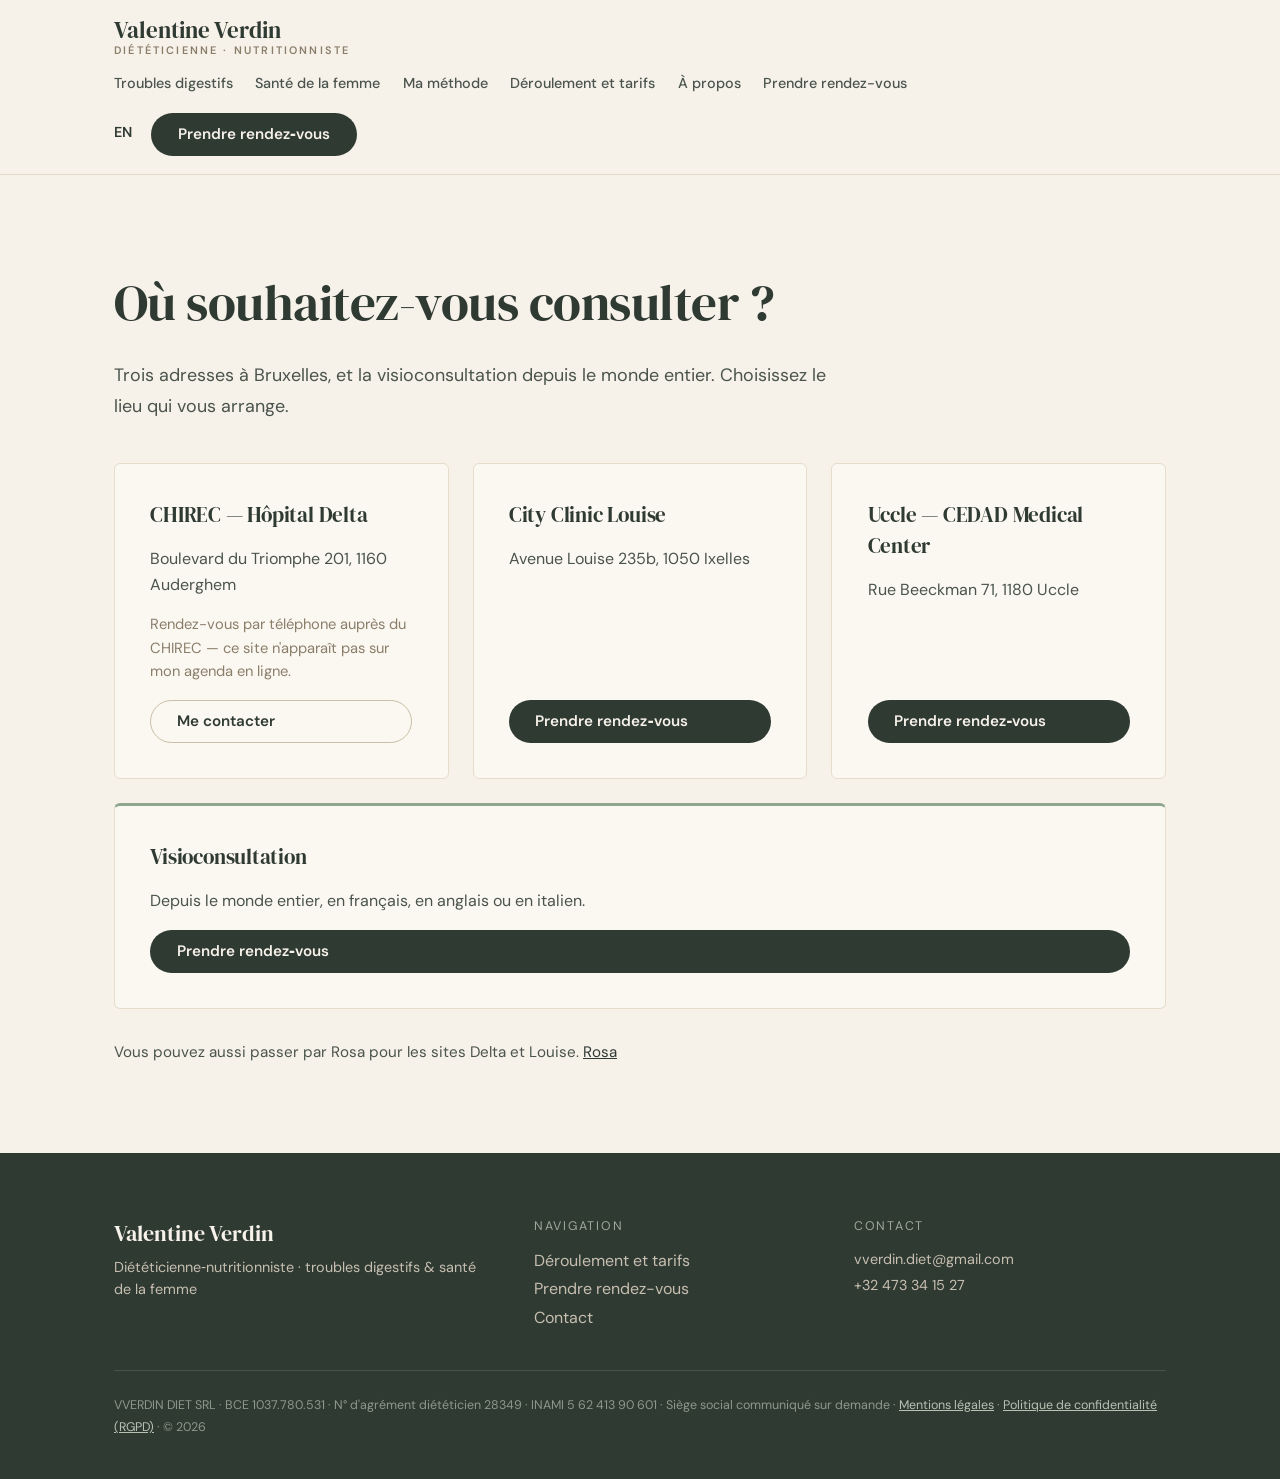
<file: rendez-vous/index.html>
<!DOCTYPE html>
<html lang="fr"><head>
<meta charset="utf-8">
<meta name="viewport" content="width=device-width, initial-scale=1">
<title>Prendre rendez-vous — Diététicienne à Bruxelles</title>
<meta name="description" content="Prenez rendez-vous avec Valentine Verdin, diététicienne-nutritionniste à Bruxelles : Delta, Louise, Uccle ou en visioconsultation, en FR, EN et IT.">
<link rel="canonical" href="https://www.valentineverdin.be/rendez-vous/">
<link rel="alternate" hreflang="fr-BE" href="https://www.valentineverdin.be/rendez-vous/">
<link rel="alternate" hreflang="fr" href="https://www.valentineverdin.be/rendez-vous/">
<link rel="alternate" hreflang="en" href="https://www.valentineverdin.be/en/book-an-appointment/">
<link rel="alternate" hreflang="x-default" href="https://www.valentineverdin.be/rendez-vous/">
<meta property="og:type" content="website">
<meta property="og:locale" content="fr_BE">
<meta property="og:locale:alternate" content="en_GB">
<meta property="og:site_name" content="Valentine Verdin">
<meta property="og:url" content="https://www.valentineverdin.be/rendez-vous/">
<meta property="og:title" content="Prendre rendez-vous — Diététicienne à Bruxelles">
<meta property="og:description" content="Prenez rendez-vous avec Valentine Verdin, diététicienne-nutritionniste à Bruxelles : Delta, Louise, Uccle ou en visioconsultation, en FR, EN et IT.">
<meta property="og:image" content="https://www.valentineverdin.be/assets/og-valentine-verdin.jpg">
<meta name="twitter:card" content="summary_large_image">
<link rel="icon" href="../favicon.svg" type="image/svg+xml">
<link rel="preconnect" href="https://fonts.googleapis.com">
<link rel="preconnect" href="https://fonts.gstatic.com" crossorigin>
<link rel="stylesheet" href="https://fonts.googleapis.com/css2?family=DM+Sans:wght@400;500;600;700&family=DM+Serif+Display:ital@0;1&display=swap">
<link rel="stylesheet" href="../styles.css">
<script type="application/ld+json">
{
  "@context": "https://schema.org",
  "@type": "MedicalBusiness",
  "@id": "https://www.valentineverdin.be/#cabinet",
  "name": "Valentine Verdin — Diététicienne-nutritionniste",
  "url": "https://www.valentineverdin.be/",
  "email": "vverdin.diet@gmail.com",
  "telephone": "+32 473 34 15 27",
  "priceRange": "€€",
  "availableLanguage": [
    "fr",
    "en",
    "it"
  ],
  "areaServed": {
    "@type": "City",
    "name": "Bruxelles"
  },
  "medicalSpecialty": "Dietetics",
  "location": [
    {
      "@type": "Place",
      "name": "CHIREC — Hôpital Delta",
      "address": {
        "@type": "PostalAddress",
        "streetAddress": "Boulevard du Triomphe 201, 1160 Auderghem",
        "addressLocality": "Bruxelles",
        "addressCountry": "BE"
      }
    },
    {
      "@type": "Place",
      "name": "City Clinic Louise",
      "address": {
        "@type": "PostalAddress",
        "streetAddress": "Avenue Louise 235b, 1050 Ixelles",
        "addressLocality": "Bruxelles",
        "addressCountry": "BE"
      }
    },
    {
      "@type": "Place",
      "name": "Uccle — CEDAD Medical Center",
      "address": {
        "@type": "PostalAddress",
        "streetAddress": "Rue Beeckman 71, 1180 Uccle",
        "addressLocality": "Bruxelles",
        "addressCountry": "BE"
      }
    }
  ]
}
</script>
</head>
<body>
<header style="width:100%;background:#F6F1E9;border-bottom:1px solid #E2DAC8">
  <div class="wrap" style="display:flex;flex-wrap:wrap;align-items:center;gap:1rem 2rem;padding-top:1.1rem;padding-bottom:1.1rem">
    <a href="../" style="display:flex;flex-direction:column;line-height:1.05;margin-right:auto">
      <span style="font-family:'DM Serif Display',Georgia,serif;font-size:1.45rem">Valentine Verdin</span>
      <span style="font-size:.68rem;letter-spacing:.2em;text-transform:uppercase;color:#8A7E6B;font-weight:600;margin-top:.2rem">Diététicienne · Nutritionniste</span>
    </a>
    <nav aria-label="Navigation" style="display:flex;flex-wrap:wrap;gap:1.4rem;align-items:center">
      <a class="navlink" href="../#digestif">Troubles digestifs</a>
      <a class="navlink" href="../#femme">Santé de la femme</a>
      <a class="navlink" href="../#methode">Ma méthode</a>
      <a class="navlink" href="../deroulement-et-tarifs/">Déroulement et tarifs</a>
      <a class="navlink" href="../a-propos/">À propos</a>
      <a class="navlink" href="../rendez-vous/">Prendre rendez-vous</a>
    </nav>
    <div style="display:flex;align-items:center;gap:1.2rem">
      <a href="https://www.valentineverdin.be/en/book-an-appointment/" aria-label="View this site in English" class="navlink" style="font-weight:600;color:#2F3A33">EN</a>
      <a href="../rendez-vous/" class="btn btn-primary">Prendre rendez‑vous</a>
    </div>
  </div>
</header>
<main>
<section style="width:100%;background:#F6F1E9">
  <div class="wrap sct">
    <h1 style="margin:0;font-size:clamp(2rem,4.2vw,3.2rem)">Où souhaitez-vous consulter ?</h1>
    <p class="lede" style="margin-top:1.2rem;max-width:62ch">Trois adresses à Bruxelles, et la visioconsultation depuis le monde entier. Choisissez le lieu qui vous arrange.</p>
    <div style="margin-top:2.6rem;display:flex;flex-wrap:wrap;gap:1.5rem">
      <article class="card" style="flex:1 1 300px;min-width:0">
        <h2 style="margin:0;font-size:1.3rem">CHIREC — Hôpital Delta</h2>
        <p style="color:#4A544C;line-height:1.6;margin:0">Boulevard du Triomphe 201, 1160 Auderghem</p>
        <p style="color:#8A7E6B;line-height:1.6;font-size:.92rem;margin:0">Rendez-vous par téléphone auprès du CHIREC — ce site n'apparaît pas sur mon agenda en ligne.</p>
        <a href="../contact/" class="btn btn-ghost" style="margin-top:auto">Me contacter</a>
      </article>
      <article class="card" style="flex:1 1 300px;min-width:0">
        <h2 style="margin:0;font-size:1.3rem">City Clinic Louise</h2>
        <p style="color:#4A544C;line-height:1.6;margin:0">Avenue Louise 235b, 1050 Ixelles</p>
        <a href="https://www.doctoranytime.be/d/dieteticien/verdin-valentine" class="btn btn-primary" style="margin-top:auto" rel="noopener" target="_blank">Prendre rendez‑vous</a>
      </article>
      <article class="card" style="flex:1 1 300px;min-width:0">
        <h2 style="margin:0;font-size:1.3rem">Uccle — CEDAD Medical Center</h2>
        <p style="color:#4A544C;line-height:1.6;margin:0">Rue Beeckman 71, 1180 Uccle</p>
        <a href="https://www.doctoranytime.be/d/dieteticien/verdin-valentine" class="btn btn-primary" style="margin-top:auto" rel="noopener" target="_blank">Prendre rendez‑vous</a>
      </article>
      <article class="card" style="flex:1 1 300px;min-width:0;border-top:3px solid #8FA68E">
        <h2 style="margin:0;font-size:1.3rem">Visioconsultation</h2>
        <p style="color:#4A544C;line-height:1.6;margin:0">Depuis le monde entier, en français, en anglais ou en italien.</p>
        <a href="https://www.doctoranytime.be/d/dieteticien/verdin-valentine" class="btn btn-primary" style="margin-top:auto" rel="noopener" target="_blank">Prendre rendez‑vous</a>
      </article>
    </div>
    <p style="margin-top:2rem;color:#4A544C;font-size:.95rem">Vous pouvez aussi passer par Rosa pour les sites Delta et Louise. <a href="https://rosa.be/fr/hp/valentine-verdin-1/" rel="noopener" target="_blank" style="text-decoration:underline">Rosa</a></p>
  </div>
</section>
</main>
<div class="barre-rdv"><a href="../rendez-vous/" class="btn btn-primary" style="width:100%;justify-content:center">Prendre rendez‑vous</a></div>
<footer style="width:100%;background:#2F3A33;color:#C7BFB0">
  <div class="wrap" style="padding-top:clamp(2.5rem,5vw,4rem);padding-bottom:2.5rem">
    <div style="display:flex;flex-wrap:wrap;gap:2rem 3rem;justify-content:space-between">
      <div style="flex:1 1 280px;min-width:0">
        <p style="font-family:'DM Serif Display',Georgia,serif;font-size:1.4rem;color:#F6F1E9">Valentine Verdin</p>
        <p style="margin-top:.4rem;font-size:.9rem">Diététicienne‑nutritionniste · troubles digestifs &amp; santé de la femme</p>
      </div>
      <div style="flex:1 1 180px;min-width:0">
        <p style="color:#9FA79B;font-size:.78rem;letter-spacing:.14em;text-transform:uppercase;margin-bottom:.8rem">Navigation</p>
        <p style="margin:.3rem 0"><a href="../deroulement-et-tarifs/" style="color:#C7BFB0">Déroulement et tarifs</a></p>
        <p style="margin:.3rem 0"><a href="../rendez-vous/" style="color:#C7BFB0">Prendre rendez-vous</a></p>
        <p style="margin:.3rem 0"><a href="../contact/" style="color:#C7BFB0">Contact</a></p>
      </div>
      <div style="flex:1 1 220px;min-width:0">
        <p style="color:#9FA79B;font-size:.78rem;letter-spacing:.14em;text-transform:uppercase;margin-bottom:.8rem">Contact</p>
        <p style="margin:.3rem 0;font-size:.9rem"><a href="mailto:vverdin.diet@gmail.com" style="color:#C7BFB0">vverdin.diet@gmail.com</a></p>
        <p style="margin:.3rem 0;font-size:.9rem"><a href="tel:+32473341527" style="color:#C7BFB0">+32 473 34 15 27</a></p>
      </div>
    </div>
    <hr style="border:none;border-top:1px solid #45544A;margin:2.2rem 0 1.4rem">
    <p style="font-size:.78rem;color:#8E978B;line-height:1.8">VVERDIN DIET SRL · BCE 1037.780.531 · N° d'agrément diététicien 28349 · INAMI 5 62 413 90 601 · Siège social communiqué sur demande · <a href="../mentions-legales.html" style="color:#B9C1B4;text-decoration:underline">Mentions légales</a> · <a href="../confidentialite.html" style="color:#B9C1B4;text-decoration:underline">Politique de confidentialité (RGPD)</a> · © 2026</p>
  </div>
</footer>
</body></html>
</file>
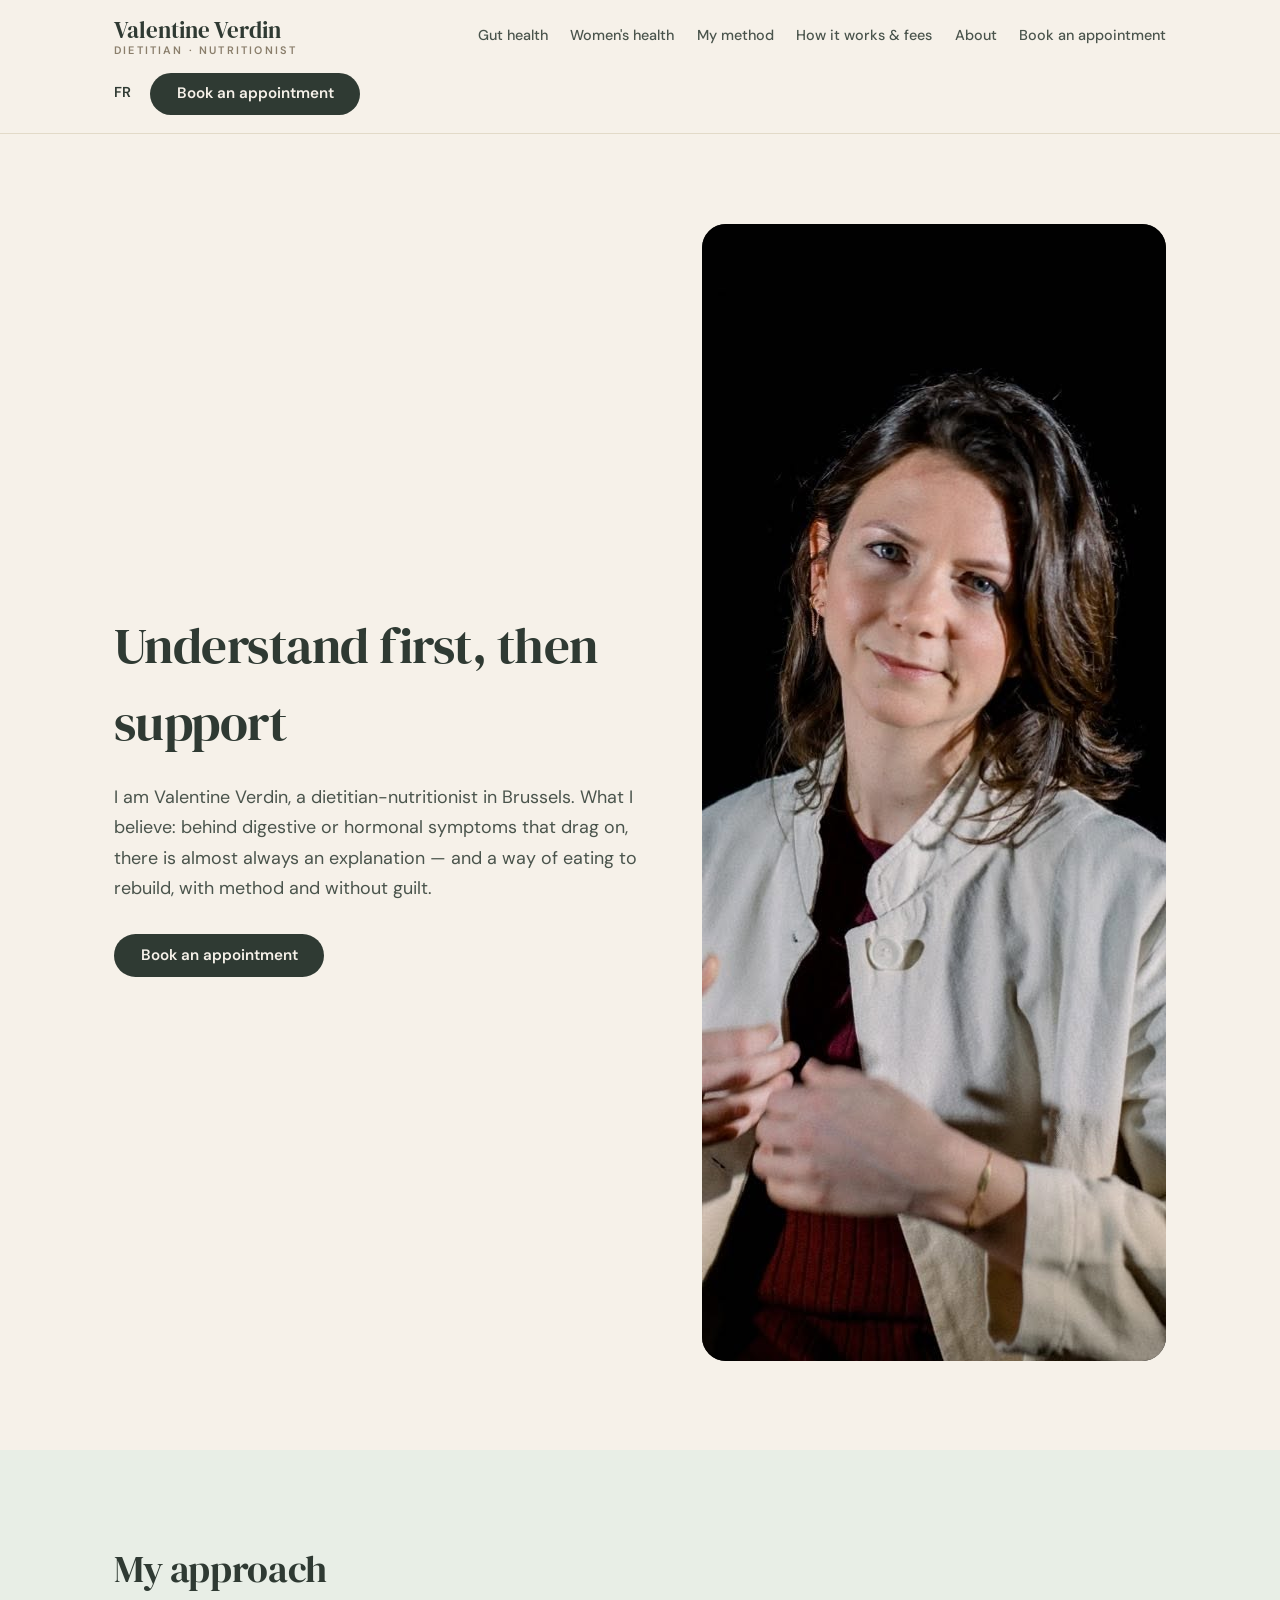
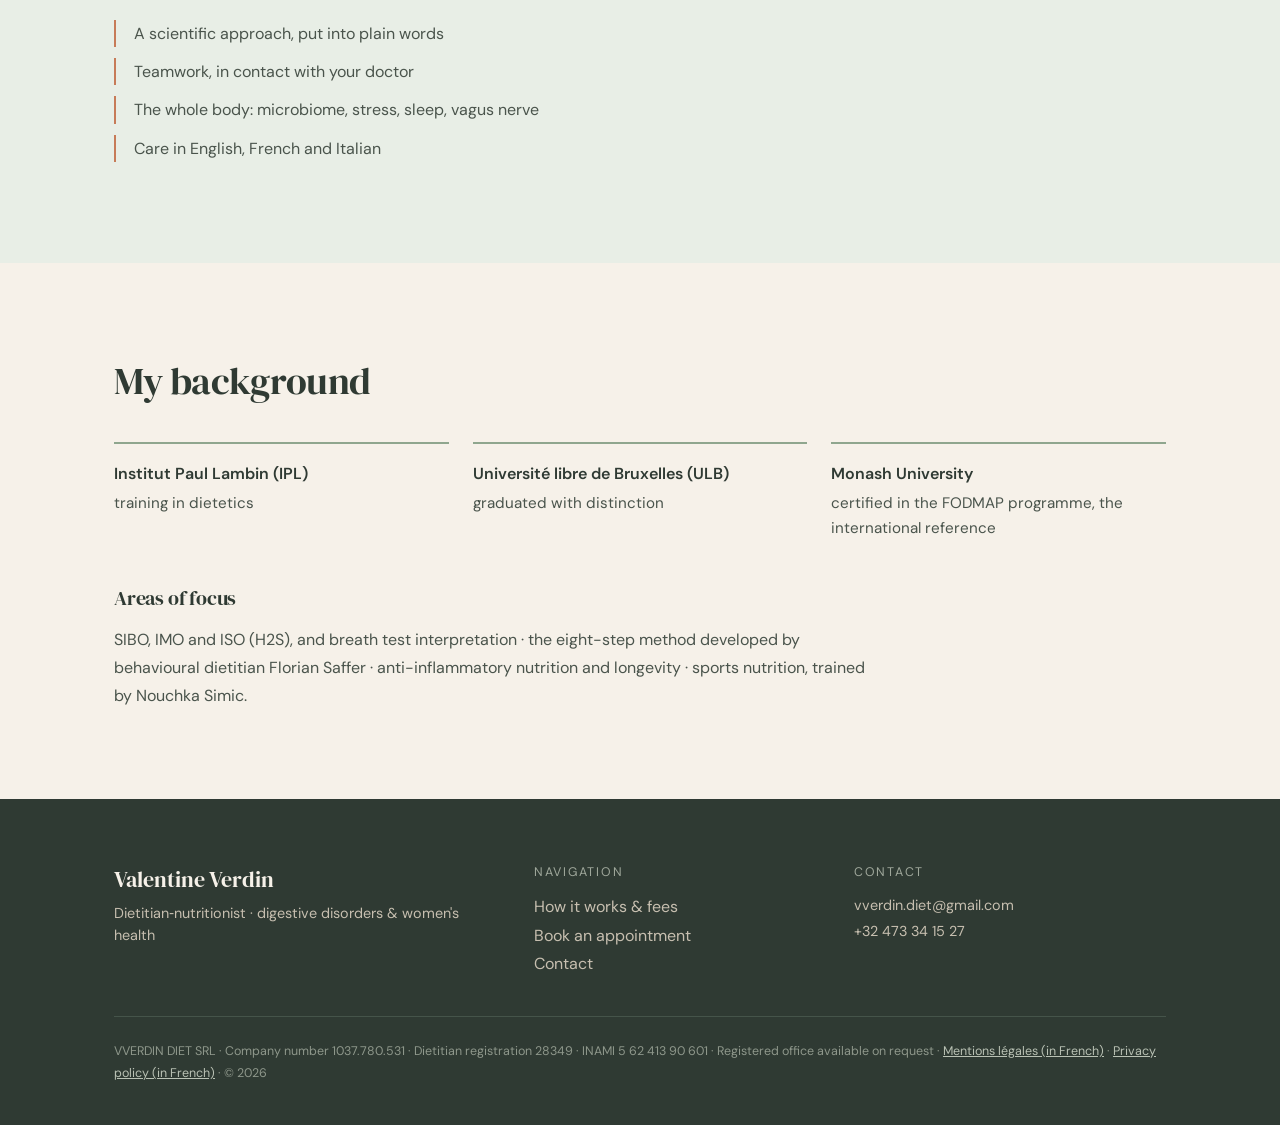
<file: en/about/index.html>
<!DOCTYPE html>
<html lang="en"><head>
<meta charset="utf-8">
<meta name="viewport" content="width=device-width, initial-scale=1">
<title>About — Valentine Verdin, dietitian in Brussels</title>
<meta name="description" content="Background, training and approach of Valentine Verdin, English-speaking dietitian in Brussels: IPL, ULB and the Monash University FODMAP certification.">
<link rel="canonical" href="https://www.valentineverdin.be/en/about/">
<link rel="alternate" hreflang="fr-BE" href="https://www.valentineverdin.be/a-propos/">
<link rel="alternate" hreflang="fr" href="https://www.valentineverdin.be/a-propos/">
<link rel="alternate" hreflang="en" href="https://www.valentineverdin.be/en/about/">
<link rel="alternate" hreflang="x-default" href="https://www.valentineverdin.be/a-propos/">
<meta property="og:type" content="website">
<meta property="og:locale" content="en_GB">
<meta property="og:locale:alternate" content="fr_BE">
<meta property="og:site_name" content="Valentine Verdin">
<meta property="og:url" content="https://www.valentineverdin.be/en/about/">
<meta property="og:title" content="About — Valentine Verdin, dietitian in Brussels">
<meta property="og:description" content="Background, training and approach of Valentine Verdin, English-speaking dietitian in Brussels: IPL, ULB and the Monash University FODMAP certification.">
<meta property="og:image" content="https://www.valentineverdin.be/assets/og-valentine-verdin-en.jpg">
<meta name="twitter:card" content="summary_large_image">
<link rel="icon" href="../../favicon.svg" type="image/svg+xml">
<link rel="preconnect" href="https://fonts.googleapis.com">
<link rel="preconnect" href="https://fonts.gstatic.com" crossorigin>
<link rel="stylesheet" href="https://fonts.googleapis.com/css2?family=DM+Sans:wght@400;500;600;700&family=DM+Serif+Display:ital@0;1&display=swap">
<link rel="stylesheet" href="../../styles.css">
<script type="application/ld+json">
{
  "@context": "https://schema.org",
  "@type": "MedicalBusiness",
  "@id": "https://www.valentineverdin.be/#cabinet",
  "name": "Valentine Verdin — Dietitian-nutritionist",
  "url": "https://www.valentineverdin.be/en/",
  "email": "vverdin.diet@gmail.com",
  "telephone": "+32 473 34 15 27",
  "priceRange": "€€",
  "availableLanguage": [
    "fr",
    "en",
    "it"
  ],
  "areaServed": {
    "@type": "City",
    "name": "Bruxelles"
  },
  "medicalSpecialty": "Dietetics",
  "location": [
    {
      "@type": "Place",
      "name": "CHIREC — Hôpital Delta",
      "address": {
        "@type": "PostalAddress",
        "streetAddress": "Boulevard du Triomphe 201, 1160 Auderghem",
        "addressLocality": "Bruxelles",
        "addressCountry": "BE"
      }
    },
    {
      "@type": "Place",
      "name": "City Clinic Louise",
      "address": {
        "@type": "PostalAddress",
        "streetAddress": "Avenue Louise 235b, 1050 Ixelles",
        "addressLocality": "Bruxelles",
        "addressCountry": "BE"
      }
    },
    {
      "@type": "Place",
      "name": "Uccle — CEDAD Medical Center",
      "address": {
        "@type": "PostalAddress",
        "streetAddress": "Rue Beeckman 71, 1180 Uccle",
        "addressLocality": "Bruxelles",
        "addressCountry": "BE"
      }
    }
  ]
}
</script>
</head>
<body>
<header style="width:100%;background:#F6F1E9;border-bottom:1px solid #E2DAC8">
  <div class="wrap" style="display:flex;flex-wrap:wrap;align-items:center;gap:1rem 2rem;padding-top:1.1rem;padding-bottom:1.1rem">
    <a href="../../" style="display:flex;flex-direction:column;line-height:1.05;margin-right:auto">
      <span style="font-family:'DM Serif Display',Georgia,serif;font-size:1.45rem">Valentine Verdin</span>
      <span style="font-size:.68rem;letter-spacing:.2em;text-transform:uppercase;color:#8A7E6B;font-weight:600;margin-top:.2rem">Dietitian · Nutritionist</span>
    </a>
    <nav aria-label="Navigation" style="display:flex;flex-wrap:wrap;gap:1.4rem;align-items:center">
      <a class="navlink" href="../../#digestif">Gut health</a>
      <a class="navlink" href="../../#femme">Women's health</a>
      <a class="navlink" href="../../#methode">My method</a>
      <a class="navlink" href="../../how-it-works-fees/">How it works &amp; fees</a>
      <a class="navlink" href="../../about/">About</a>
      <a class="navlink" href="../../book-an-appointment/">Book an appointment</a>
    </nav>
    <div style="display:flex;align-items:center;gap:1.2rem">
      <a href="https://www.valentineverdin.be/a-propos/" aria-label="Voir ce site en français" class="navlink" style="font-weight:600;color:#2F3A33">FR</a>
      <a href="../../book-an-appointment/" class="btn btn-primary">Book an appointment</a>
    </div>
  </div>
</header>
<main>
<section style="width:100%;background:#F6F1E9">
  <div class="wrap sct" style="display:flex;flex-wrap:wrap;gap:clamp(2rem,5vw,4rem);align-items:center">
    <div style="flex:1 1 380px;min-width:0">
      <h1 style="margin:0;font-size:clamp(2rem,4.2vw,3.2rem)">Understand first, then support</h1>
      <p class="lede" style="margin-top:1.3rem">I am Valentine Verdin, a dietitian-nutritionist in Brussels. What I believe: behind digestive or hormonal symptoms that drag on, there is almost always an explanation — and a way of eating to rebuild, with method and without guilt.</p>
      <a href="../book-an-appointment/" class="btn btn-primary" style="margin-top:1.9rem">Book an appointment</a>
    </div>
    <div style="flex:1 1 320px;min-width:0">
      <img src="../../assets/valentine.jpg" alt="Valentine Verdin" loading="lazy"
           decoding="async" width="1137" height="1137"
           style="width:100%;aspect-ratio:4/5;object-fit:cover;object-position:center top;border-radius:24px;display:block;background:#1A1A1A">
    </div>
  </div>
</section>

<section style="width:100%;background:#E8EEE6">
  <div class="wrap sct">
    <h2 style="margin:0 0 1.4rem;font-size:clamp(1.8rem,3.2vw,2.4rem)">My approach</h2>
    <ul style="list-style:none;margin:0;padding:0;max-width:640px">
      <li style="margin:.7rem 0;padding-left:1.1rem;border-left:2px solid #C77B58;line-height:1.7;color:#4A544C">A scientific approach, put into plain words</li>
      <li style="margin:.7rem 0;padding-left:1.1rem;border-left:2px solid #C77B58;line-height:1.7;color:#4A544C">Teamwork, in contact with your doctor</li>
      <li style="margin:.7rem 0;padding-left:1.1rem;border-left:2px solid #C77B58;line-height:1.7;color:#4A544C">The whole body: microbiome, stress, sleep, vagus nerve</li>
      <li style="margin:.7rem 0;padding-left:1.1rem;border-left:2px solid #C77B58;line-height:1.7;color:#4A544C">Care in English, French and Italian</li>
    </ul>
  </div>
</section>

<section style="width:100%;background:#F6F1E9">
  <div class="wrap sct">
    <h2 style="margin:0 0 2rem;font-size:clamp(1.8rem,3.2vw,2.4rem)">My background</h2>
    <div style="display:flex;flex-wrap:wrap;gap:1.5rem">
      <div style="flex:1 1 250px;min-width:0;border-top:2px solid #8FA68E;padding-top:1.1rem">
        <p style="font-weight:600;margin-bottom:.35rem">Institut Paul Lambin (IPL)</p>
        <p style="color:#4A544C;line-height:1.65;font-size:.95rem;margin:0">training in dietetics</p>
      </div>
      <div style="flex:1 1 250px;min-width:0;border-top:2px solid #8FA68E;padding-top:1.1rem">
        <p style="font-weight:600;margin-bottom:.35rem">Université libre de Bruxelles (ULB)</p>
        <p style="color:#4A544C;line-height:1.65;font-size:.95rem;margin:0">graduated with distinction</p>
      </div>
      <div style="flex:1 1 250px;min-width:0;border-top:2px solid #8FA68E;padding-top:1.1rem">
        <p style="font-weight:600;margin-bottom:.35rem">Monash University</p>
        <p style="color:#4A544C;line-height:1.65;font-size:.95rem;margin:0">certified in the FODMAP programme, the international reference</p>
      </div>
    </div>
    <h3 style="margin:2.6rem 0 .8rem;font-size:1.25rem">Areas of focus</h3>
    <p style="color:#4A544C;line-height:1.75;max-width:70ch;margin:0">SIBO, IMO and ISO (H2S), and breath test interpretation · the eight-step method developed by behavioural dietitian Florian Saffer · anti-inflammatory nutrition and longevity · sports nutrition, trained by Nouchka Simic.</p>
  </div>
</section>
</main>
<div class="barre-rdv"><a href="../../book-an-appointment/" class="btn btn-primary" style="width:100%;justify-content:center">Book an appointment</a></div>
<footer style="width:100%;background:#2F3A33;color:#C7BFB0">
  <div class="wrap" style="padding-top:clamp(2.5rem,5vw,4rem);padding-bottom:2.5rem">
    <div style="display:flex;flex-wrap:wrap;gap:2rem 3rem;justify-content:space-between">
      <div style="flex:1 1 280px;min-width:0">
        <p style="font-family:'DM Serif Display',Georgia,serif;font-size:1.4rem;color:#F6F1E9">Valentine Verdin</p>
        <p style="margin-top:.4rem;font-size:.9rem">Dietitian‑nutritionist · digestive disorders &amp; women's health</p>
      </div>
      <div style="flex:1 1 180px;min-width:0">
        <p style="color:#9FA79B;font-size:.78rem;letter-spacing:.14em;text-transform:uppercase;margin-bottom:.8rem">Navigation</p>
        <p style="margin:.3rem 0"><a href="../../how-it-works-fees/" style="color:#C7BFB0">How it works &amp; fees</a></p>
        <p style="margin:.3rem 0"><a href="../../book-an-appointment/" style="color:#C7BFB0">Book an appointment</a></p>
        <p style="margin:.3rem 0"><a href="../../contact/" style="color:#C7BFB0">Contact</a></p>
      </div>
      <div style="flex:1 1 220px;min-width:0">
        <p style="color:#9FA79B;font-size:.78rem;letter-spacing:.14em;text-transform:uppercase;margin-bottom:.8rem">Contact</p>
        <p style="margin:.3rem 0;font-size:.9rem"><a href="mailto:vverdin.diet@gmail.com" style="color:#C7BFB0">vverdin.diet@gmail.com</a></p>
        <p style="margin:.3rem 0;font-size:.9rem"><a href="tel:+32473341527" style="color:#C7BFB0">+32 473 34 15 27</a></p>
      </div>
    </div>
    <hr style="border:none;border-top:1px solid #45544A;margin:2.2rem 0 1.4rem">
    <p style="font-size:.78rem;color:#8E978B;line-height:1.8">VVERDIN DIET SRL · Company number 1037.780.531 · Dietitian registration 28349 · INAMI 5 62 413 90 601 · Registered office available on request · <a href="https://www.valentineverdin.be/mentions-legales.html" hreflang="fr" lang="fr" style="color:#B9C1B4;text-decoration:underline">Mentions légales (in French)</a> · <a href="https://www.valentineverdin.be/confidentialite.html" hreflang="fr" lang="fr" style="color:#B9C1B4;text-decoration:underline">Privacy policy (in French)</a> · © 2026</p>
  </div>
</footer>
</body></html>
</file>
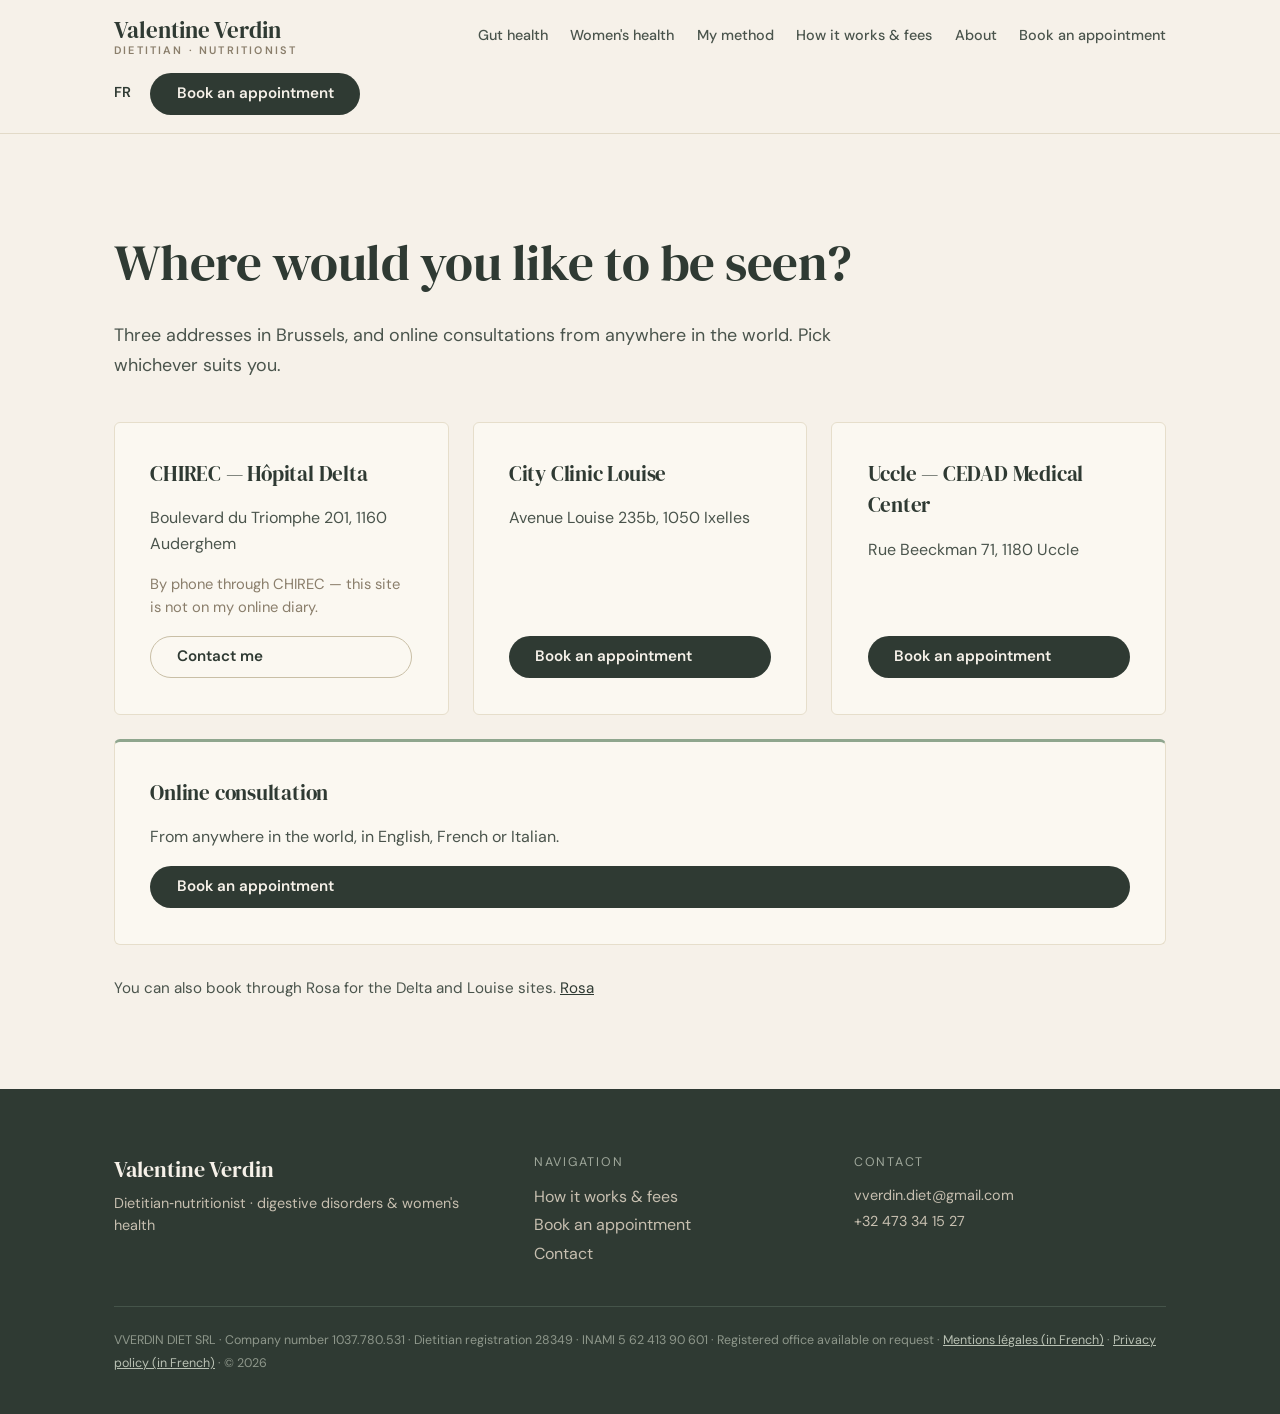
<file: en/book-an-appointment/index.html>
<!DOCTYPE html>
<html lang="en"><head>
<meta charset="utf-8">
<meta name="viewport" content="width=device-width, initial-scale=1">
<title>Book an appointment — Dietitian in Brussels</title>
<meta name="description" content="Book with Valentine Verdin, English-speaking dietitian in Brussels: Delta, Louise, Uccle or online from anywhere in the world, in English or French.">
<link rel="canonical" href="https://www.valentineverdin.be/en/book-an-appointment/">
<link rel="alternate" hreflang="fr-BE" href="https://www.valentineverdin.be/rendez-vous/">
<link rel="alternate" hreflang="fr" href="https://www.valentineverdin.be/rendez-vous/">
<link rel="alternate" hreflang="en" href="https://www.valentineverdin.be/en/book-an-appointment/">
<link rel="alternate" hreflang="x-default" href="https://www.valentineverdin.be/rendez-vous/">
<meta property="og:type" content="website">
<meta property="og:locale" content="en_GB">
<meta property="og:locale:alternate" content="fr_BE">
<meta property="og:site_name" content="Valentine Verdin">
<meta property="og:url" content="https://www.valentineverdin.be/en/book-an-appointment/">
<meta property="og:title" content="Book an appointment — Dietitian in Brussels">
<meta property="og:description" content="Book with Valentine Verdin, English-speaking dietitian in Brussels: Delta, Louise, Uccle or online from anywhere in the world, in English or French.">
<meta property="og:image" content="https://www.valentineverdin.be/assets/og-valentine-verdin-en.jpg">
<meta name="twitter:card" content="summary_large_image">
<link rel="icon" href="../../favicon.svg" type="image/svg+xml">
<link rel="preconnect" href="https://fonts.googleapis.com">
<link rel="preconnect" href="https://fonts.gstatic.com" crossorigin>
<link rel="stylesheet" href="https://fonts.googleapis.com/css2?family=DM+Sans:wght@400;500;600;700&family=DM+Serif+Display:ital@0;1&display=swap">
<link rel="stylesheet" href="../../styles.css">
<script type="application/ld+json">
{
  "@context": "https://schema.org",
  "@type": "MedicalBusiness",
  "@id": "https://www.valentineverdin.be/#cabinet",
  "name": "Valentine Verdin — Dietitian-nutritionist",
  "url": "https://www.valentineverdin.be/en/",
  "email": "vverdin.diet@gmail.com",
  "telephone": "+32 473 34 15 27",
  "priceRange": "€€",
  "availableLanguage": [
    "fr",
    "en",
    "it"
  ],
  "areaServed": {
    "@type": "City",
    "name": "Bruxelles"
  },
  "medicalSpecialty": "Dietetics",
  "location": [
    {
      "@type": "Place",
      "name": "CHIREC — Hôpital Delta",
      "address": {
        "@type": "PostalAddress",
        "streetAddress": "Boulevard du Triomphe 201, 1160 Auderghem",
        "addressLocality": "Bruxelles",
        "addressCountry": "BE"
      }
    },
    {
      "@type": "Place",
      "name": "City Clinic Louise",
      "address": {
        "@type": "PostalAddress",
        "streetAddress": "Avenue Louise 235b, 1050 Ixelles",
        "addressLocality": "Bruxelles",
        "addressCountry": "BE"
      }
    },
    {
      "@type": "Place",
      "name": "Uccle — CEDAD Medical Center",
      "address": {
        "@type": "PostalAddress",
        "streetAddress": "Rue Beeckman 71, 1180 Uccle",
        "addressLocality": "Bruxelles",
        "addressCountry": "BE"
      }
    }
  ]
}
</script>
</head>
<body>
<header style="width:100%;background:#F6F1E9;border-bottom:1px solid #E2DAC8">
  <div class="wrap" style="display:flex;flex-wrap:wrap;align-items:center;gap:1rem 2rem;padding-top:1.1rem;padding-bottom:1.1rem">
    <a href="../../" style="display:flex;flex-direction:column;line-height:1.05;margin-right:auto">
      <span style="font-family:'DM Serif Display',Georgia,serif;font-size:1.45rem">Valentine Verdin</span>
      <span style="font-size:.68rem;letter-spacing:.2em;text-transform:uppercase;color:#8A7E6B;font-weight:600;margin-top:.2rem">Dietitian · Nutritionist</span>
    </a>
    <nav aria-label="Navigation" style="display:flex;flex-wrap:wrap;gap:1.4rem;align-items:center">
      <a class="navlink" href="../../#digestif">Gut health</a>
      <a class="navlink" href="../../#femme">Women's health</a>
      <a class="navlink" href="../../#methode">My method</a>
      <a class="navlink" href="../../how-it-works-fees/">How it works &amp; fees</a>
      <a class="navlink" href="../../about/">About</a>
      <a class="navlink" href="../../book-an-appointment/">Book an appointment</a>
    </nav>
    <div style="display:flex;align-items:center;gap:1.2rem">
      <a href="https://www.valentineverdin.be/rendez-vous/" aria-label="Voir ce site en français" class="navlink" style="font-weight:600;color:#2F3A33">FR</a>
      <a href="../../book-an-appointment/" class="btn btn-primary">Book an appointment</a>
    </div>
  </div>
</header>
<main>
<section style="width:100%;background:#F6F1E9">
  <div class="wrap sct">
    <h1 style="margin:0;font-size:clamp(2rem,4.2vw,3.2rem)">Where would you like to be seen?</h1>
    <p class="lede" style="margin-top:1.2rem;max-width:62ch">Three addresses in Brussels, and online consultations from anywhere in the world. Pick whichever suits you.</p>
    <div style="margin-top:2.6rem;display:flex;flex-wrap:wrap;gap:1.5rem">
      <article class="card" style="flex:1 1 300px;min-width:0">
        <h2 style="margin:0;font-size:1.3rem">CHIREC — Hôpital Delta</h2>
        <p style="color:#4A544C;line-height:1.6;margin:0">Boulevard du Triomphe 201, 1160 Auderghem</p>
        <p style="color:#8A7E6B;line-height:1.6;font-size:.92rem;margin:0">By phone through CHIREC — this site is not on my online diary.</p>
        <a href="../contact/" class="btn btn-ghost" style="margin-top:auto">Contact me</a>
      </article>
      <article class="card" style="flex:1 1 300px;min-width:0">
        <h2 style="margin:0;font-size:1.3rem">City Clinic Louise</h2>
        <p style="color:#4A544C;line-height:1.6;margin:0">Avenue Louise 235b, 1050 Ixelles</p>
        <a href="https://www.doctoranytime.be/d/dieteticien/verdin-valentine" class="btn btn-primary" style="margin-top:auto" rel="noopener" target="_blank">Book an appointment</a>
      </article>
      <article class="card" style="flex:1 1 300px;min-width:0">
        <h2 style="margin:0;font-size:1.3rem">Uccle — CEDAD Medical Center</h2>
        <p style="color:#4A544C;line-height:1.6;margin:0">Rue Beeckman 71, 1180 Uccle</p>
        <a href="https://www.doctoranytime.be/d/dieteticien/verdin-valentine" class="btn btn-primary" style="margin-top:auto" rel="noopener" target="_blank">Book an appointment</a>
      </article>
      <article class="card" style="flex:1 1 300px;min-width:0;border-top:3px solid #8FA68E">
        <h2 style="margin:0;font-size:1.3rem">Online consultation</h2>
        <p style="color:#4A544C;line-height:1.6;margin:0">From anywhere in the world, in English, French or Italian.</p>
        <a href="https://www.doctoranytime.be/d/dieteticien/verdin-valentine" class="btn btn-primary" style="margin-top:auto" rel="noopener" target="_blank">Book an appointment</a>
      </article>
    </div>
    <p style="margin-top:2rem;color:#4A544C;font-size:.95rem">You can also book through Rosa for the Delta and Louise sites. <a href="https://rosa.be/fr/hp/valentine-verdin-1/" rel="noopener" target="_blank" style="text-decoration:underline">Rosa</a></p>
  </div>
</section>
</main>
<div class="barre-rdv"><a href="../../book-an-appointment/" class="btn btn-primary" style="width:100%;justify-content:center">Book an appointment</a></div>
<footer style="width:100%;background:#2F3A33;color:#C7BFB0">
  <div class="wrap" style="padding-top:clamp(2.5rem,5vw,4rem);padding-bottom:2.5rem">
    <div style="display:flex;flex-wrap:wrap;gap:2rem 3rem;justify-content:space-between">
      <div style="flex:1 1 280px;min-width:0">
        <p style="font-family:'DM Serif Display',Georgia,serif;font-size:1.4rem;color:#F6F1E9">Valentine Verdin</p>
        <p style="margin-top:.4rem;font-size:.9rem">Dietitian‑nutritionist · digestive disorders &amp; women's health</p>
      </div>
      <div style="flex:1 1 180px;min-width:0">
        <p style="color:#9FA79B;font-size:.78rem;letter-spacing:.14em;text-transform:uppercase;margin-bottom:.8rem">Navigation</p>
        <p style="margin:.3rem 0"><a href="../../how-it-works-fees/" style="color:#C7BFB0">How it works &amp; fees</a></p>
        <p style="margin:.3rem 0"><a href="../../book-an-appointment/" style="color:#C7BFB0">Book an appointment</a></p>
        <p style="margin:.3rem 0"><a href="../../contact/" style="color:#C7BFB0">Contact</a></p>
      </div>
      <div style="flex:1 1 220px;min-width:0">
        <p style="color:#9FA79B;font-size:.78rem;letter-spacing:.14em;text-transform:uppercase;margin-bottom:.8rem">Contact</p>
        <p style="margin:.3rem 0;font-size:.9rem"><a href="mailto:vverdin.diet@gmail.com" style="color:#C7BFB0">vverdin.diet@gmail.com</a></p>
        <p style="margin:.3rem 0;font-size:.9rem"><a href="tel:+32473341527" style="color:#C7BFB0">+32 473 34 15 27</a></p>
      </div>
    </div>
    <hr style="border:none;border-top:1px solid #45544A;margin:2.2rem 0 1.4rem">
    <p style="font-size:.78rem;color:#8E978B;line-height:1.8">VVERDIN DIET SRL · Company number 1037.780.531 · Dietitian registration 28349 · INAMI 5 62 413 90 601 · Registered office available on request · <a href="https://www.valentineverdin.be/mentions-legales.html" hreflang="fr" lang="fr" style="color:#B9C1B4;text-decoration:underline">Mentions légales (in French)</a> · <a href="https://www.valentineverdin.be/confidentialite.html" hreflang="fr" lang="fr" style="color:#B9C1B4;text-decoration:underline">Privacy policy (in French)</a> · © 2026</p>
  </div>
</footer>
</body></html>
</file>
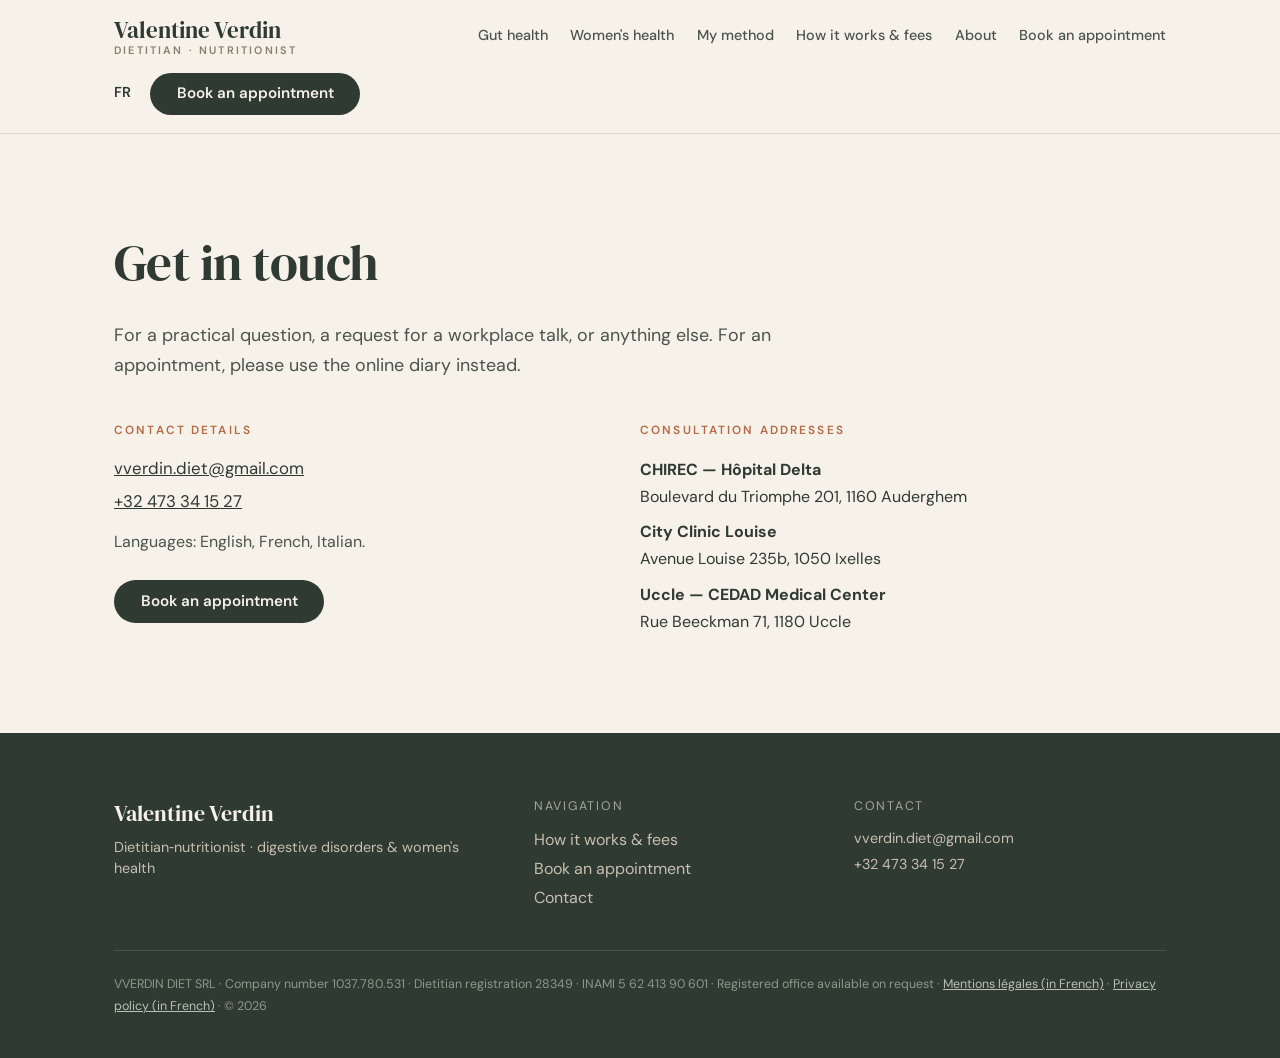
<file: en/contact/index.html>
<!DOCTYPE html>
<html lang="en"><head>
<meta charset="utf-8">
<meta name="viewport" content="width=device-width, initial-scale=1">
<title>Contact — Valentine Verdin, dietitian in Brussels</title>
<meta name="description" content="Contact Valentine Verdin, English-speaking dietitian in Brussels: email, phone and three consultation addresses, at Delta, Louise and Uccle.">
<link rel="canonical" href="https://www.valentineverdin.be/en/contact/">
<link rel="alternate" hreflang="fr-BE" href="https://www.valentineverdin.be/contact/">
<link rel="alternate" hreflang="fr" href="https://www.valentineverdin.be/contact/">
<link rel="alternate" hreflang="en" href="https://www.valentineverdin.be/en/contact/">
<link rel="alternate" hreflang="x-default" href="https://www.valentineverdin.be/contact/">
<meta property="og:type" content="website">
<meta property="og:locale" content="en_GB">
<meta property="og:locale:alternate" content="fr_BE">
<meta property="og:site_name" content="Valentine Verdin">
<meta property="og:url" content="https://www.valentineverdin.be/en/contact/">
<meta property="og:title" content="Contact — Valentine Verdin, dietitian in Brussels">
<meta property="og:description" content="Contact Valentine Verdin, English-speaking dietitian in Brussels: email, phone and three consultation addresses, at Delta, Louise and Uccle.">
<meta property="og:image" content="https://www.valentineverdin.be/assets/og-valentine-verdin-en.jpg">
<meta name="twitter:card" content="summary_large_image">
<link rel="icon" href="../../favicon.svg" type="image/svg+xml">
<link rel="preconnect" href="https://fonts.googleapis.com">
<link rel="preconnect" href="https://fonts.gstatic.com" crossorigin>
<link rel="stylesheet" href="https://fonts.googleapis.com/css2?family=DM+Sans:wght@400;500;600;700&family=DM+Serif+Display:ital@0;1&display=swap">
<link rel="stylesheet" href="../../styles.css">
<script type="application/ld+json">
{
  "@context": "https://schema.org",
  "@type": "MedicalBusiness",
  "@id": "https://www.valentineverdin.be/#cabinet",
  "name": "Valentine Verdin — Dietitian-nutritionist",
  "url": "https://www.valentineverdin.be/en/",
  "email": "vverdin.diet@gmail.com",
  "telephone": "+32 473 34 15 27",
  "priceRange": "€€",
  "availableLanguage": [
    "fr",
    "en",
    "it"
  ],
  "areaServed": {
    "@type": "City",
    "name": "Bruxelles"
  },
  "medicalSpecialty": "Dietetics",
  "location": [
    {
      "@type": "Place",
      "name": "CHIREC — Hôpital Delta",
      "address": {
        "@type": "PostalAddress",
        "streetAddress": "Boulevard du Triomphe 201, 1160 Auderghem",
        "addressLocality": "Bruxelles",
        "addressCountry": "BE"
      }
    },
    {
      "@type": "Place",
      "name": "City Clinic Louise",
      "address": {
        "@type": "PostalAddress",
        "streetAddress": "Avenue Louise 235b, 1050 Ixelles",
        "addressLocality": "Bruxelles",
        "addressCountry": "BE"
      }
    },
    {
      "@type": "Place",
      "name": "Uccle — CEDAD Medical Center",
      "address": {
        "@type": "PostalAddress",
        "streetAddress": "Rue Beeckman 71, 1180 Uccle",
        "addressLocality": "Bruxelles",
        "addressCountry": "BE"
      }
    }
  ]
}
</script>
</head>
<body>
<header style="width:100%;background:#F6F1E9;border-bottom:1px solid #E2DAC8">
  <div class="wrap" style="display:flex;flex-wrap:wrap;align-items:center;gap:1rem 2rem;padding-top:1.1rem;padding-bottom:1.1rem">
    <a href="../../" style="display:flex;flex-direction:column;line-height:1.05;margin-right:auto">
      <span style="font-family:'DM Serif Display',Georgia,serif;font-size:1.45rem">Valentine Verdin</span>
      <span style="font-size:.68rem;letter-spacing:.2em;text-transform:uppercase;color:#8A7E6B;font-weight:600;margin-top:.2rem">Dietitian · Nutritionist</span>
    </a>
    <nav aria-label="Navigation" style="display:flex;flex-wrap:wrap;gap:1.4rem;align-items:center">
      <a class="navlink" href="../../#digestif">Gut health</a>
      <a class="navlink" href="../../#femme">Women's health</a>
      <a class="navlink" href="../../#methode">My method</a>
      <a class="navlink" href="../../how-it-works-fees/">How it works &amp; fees</a>
      <a class="navlink" href="../../about/">About</a>
      <a class="navlink" href="../../book-an-appointment/">Book an appointment</a>
    </nav>
    <div style="display:flex;align-items:center;gap:1.2rem">
      <a href="https://www.valentineverdin.be/contact/" aria-label="Voir ce site en français" class="navlink" style="font-weight:600;color:#2F3A33">FR</a>
      <a href="../../book-an-appointment/" class="btn btn-primary">Book an appointment</a>
    </div>
  </div>
</header>
<main>
<section style="width:100%;background:#F6F1E9">
  <div class="wrap sct">
    <h1 style="margin:0;font-size:clamp(2rem,4.2vw,3.2rem)">Get in touch</h1>
    <p class="lede" style="margin-top:1.2rem;max-width:62ch">For a practical question, a request for a workplace talk, or anything else. For an appointment, please use the online diary instead.</p>
    <div style="margin-top:2.6rem;display:flex;flex-wrap:wrap;gap:2.5rem">
      <div style="flex:1 1 280px;min-width:0">
        <p class="eyebrow" style="margin-bottom:1rem">Contact details</p>
        <p style="margin:.5rem 0;font-size:1.05rem"><a href="mailto:vverdin.diet@gmail.com" style="text-decoration:underline">vverdin.diet@gmail.com</a></p>
        <p style="margin:.5rem 0;font-size:1.05rem"><a href="tel:+32473341527" style="text-decoration:underline">+32 473 34 15 27</a></p>
        <p style="margin:1rem 0 0;color:#4A544C">Languages: English, French, Italian.</p>
        <a href="../book-an-appointment/" class="btn btn-primary" style="margin-top:1.6rem">Book an appointment</a>
      </div>
      <div style="flex:1 1 320px;min-width:0">
        <p class="eyebrow" style="margin-bottom:1rem">Consultation addresses</p>
      <p style="margin:.5rem 0;line-height:1.7"><strong>CHIREC — Hôpital Delta</strong><br>Boulevard du Triomphe 201, 1160 Auderghem</p>
      <p style="margin:.5rem 0;line-height:1.7"><strong>City Clinic Louise</strong><br>Avenue Louise 235b, 1050 Ixelles</p>
      <p style="margin:.5rem 0;line-height:1.7"><strong>Uccle — CEDAD Medical Center</strong><br>Rue Beeckman 71, 1180 Uccle</p>
      </div>
    </div>
  </div>
</section>
</main>
<div class="barre-rdv"><a href="../../book-an-appointment/" class="btn btn-primary" style="width:100%;justify-content:center">Book an appointment</a></div>
<footer style="width:100%;background:#2F3A33;color:#C7BFB0">
  <div class="wrap" style="padding-top:clamp(2.5rem,5vw,4rem);padding-bottom:2.5rem">
    <div style="display:flex;flex-wrap:wrap;gap:2rem 3rem;justify-content:space-between">
      <div style="flex:1 1 280px;min-width:0">
        <p style="font-family:'DM Serif Display',Georgia,serif;font-size:1.4rem;color:#F6F1E9">Valentine Verdin</p>
        <p style="margin-top:.4rem;font-size:.9rem">Dietitian‑nutritionist · digestive disorders &amp; women's health</p>
      </div>
      <div style="flex:1 1 180px;min-width:0">
        <p style="color:#9FA79B;font-size:.78rem;letter-spacing:.14em;text-transform:uppercase;margin-bottom:.8rem">Navigation</p>
        <p style="margin:.3rem 0"><a href="../../how-it-works-fees/" style="color:#C7BFB0">How it works &amp; fees</a></p>
        <p style="margin:.3rem 0"><a href="../../book-an-appointment/" style="color:#C7BFB0">Book an appointment</a></p>
        <p style="margin:.3rem 0"><a href="../../contact/" style="color:#C7BFB0">Contact</a></p>
      </div>
      <div style="flex:1 1 220px;min-width:0">
        <p style="color:#9FA79B;font-size:.78rem;letter-spacing:.14em;text-transform:uppercase;margin-bottom:.8rem">Contact</p>
        <p style="margin:.3rem 0;font-size:.9rem"><a href="mailto:vverdin.diet@gmail.com" style="color:#C7BFB0">vverdin.diet@gmail.com</a></p>
        <p style="margin:.3rem 0;font-size:.9rem"><a href="tel:+32473341527" style="color:#C7BFB0">+32 473 34 15 27</a></p>
      </div>
    </div>
    <hr style="border:none;border-top:1px solid #45544A;margin:2.2rem 0 1.4rem">
    <p style="font-size:.78rem;color:#8E978B;line-height:1.8">VVERDIN DIET SRL · Company number 1037.780.531 · Dietitian registration 28349 · INAMI 5 62 413 90 601 · Registered office available on request · <a href="https://www.valentineverdin.be/mentions-legales.html" hreflang="fr" lang="fr" style="color:#B9C1B4;text-decoration:underline">Mentions légales (in French)</a> · <a href="https://www.valentineverdin.be/confidentialite.html" hreflang="fr" lang="fr" style="color:#B9C1B4;text-decoration:underline">Privacy policy (in French)</a> · © 2026</p>
  </div>
</footer>
</body></html>
</file>
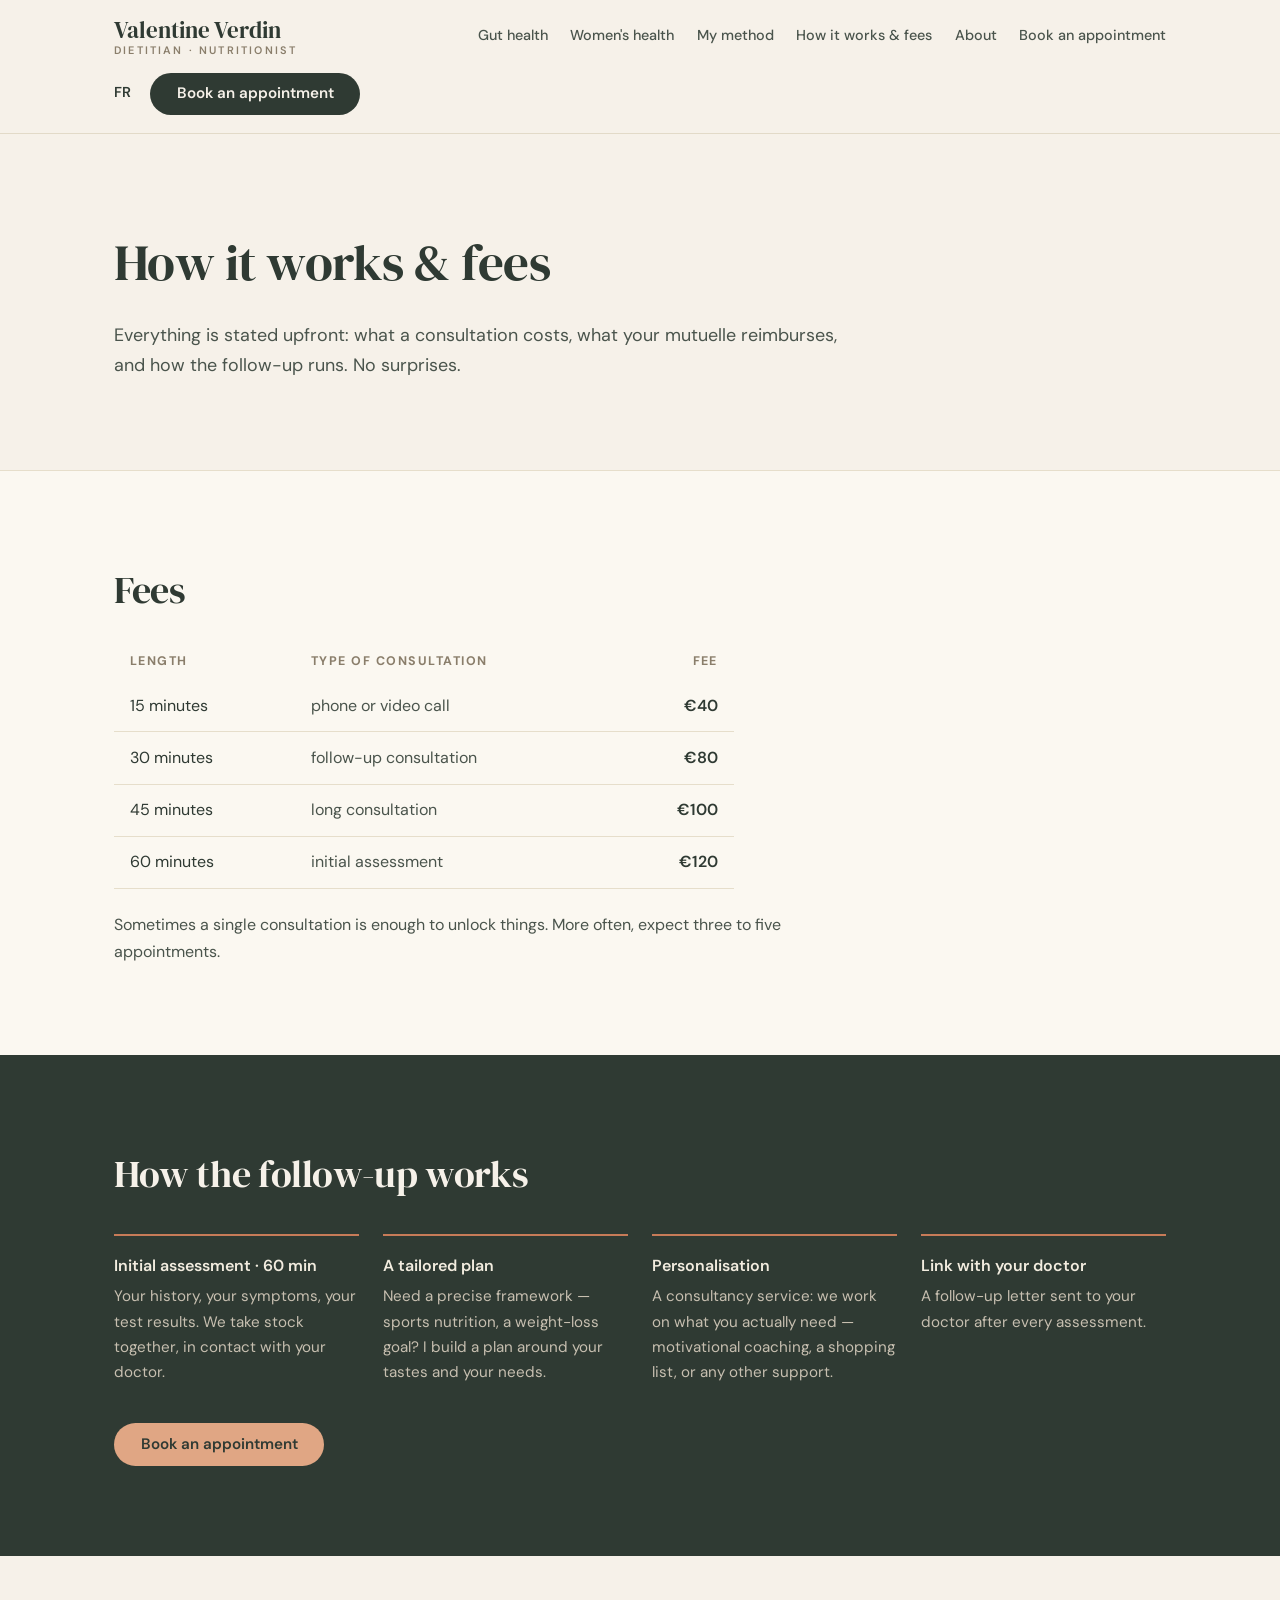
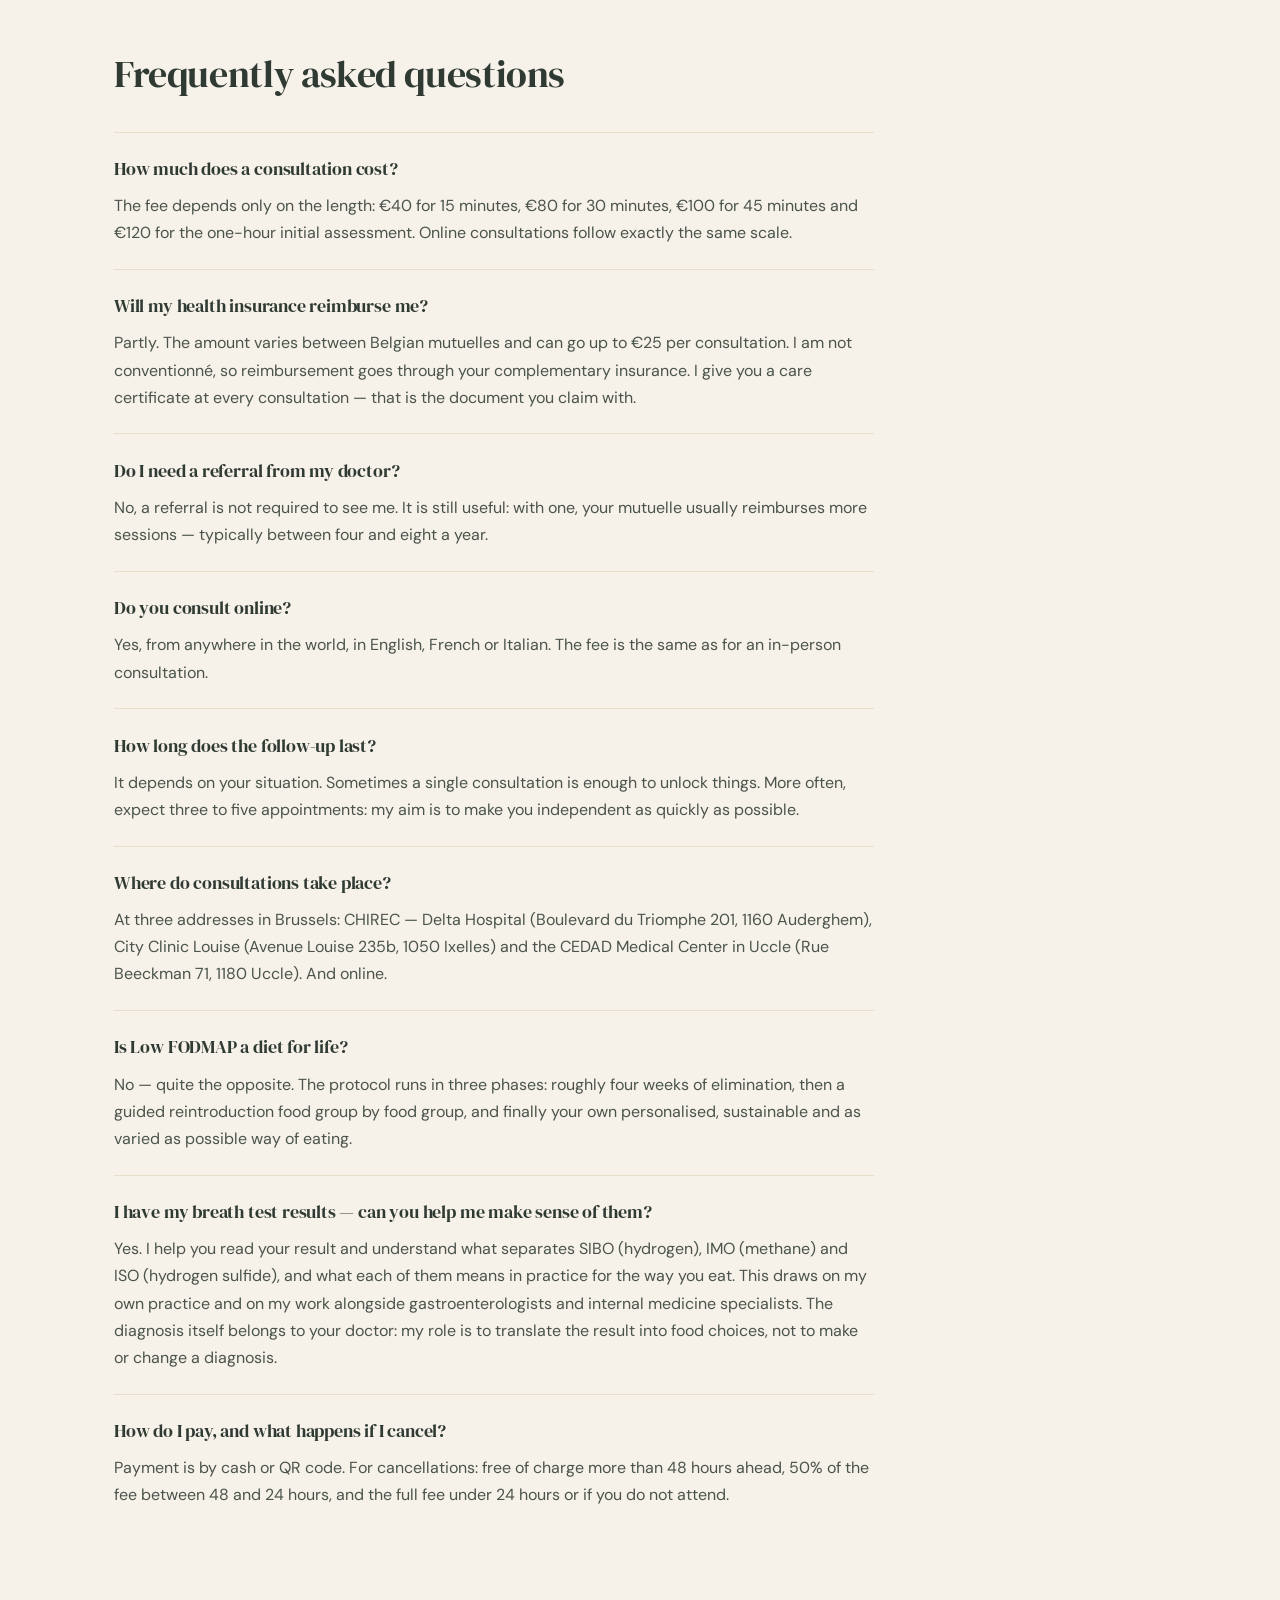
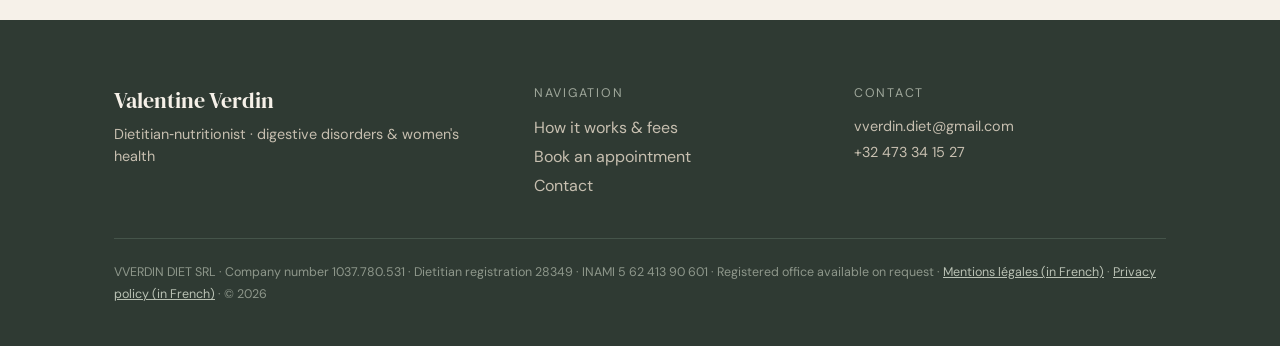
<file: en/how-it-works-fees/index.html>
<!DOCTYPE html>
<html lang="en"><head>
<meta charset="utf-8">
<meta name="viewport" content="width=device-width, initial-scale=1">
<title>Fees and how it works — Dietitian in Brussels</title>
<meta name="description" content="Fees, health insurance reimbursement and how the follow-up works with Valentine Verdin, English-speaking dietitian in Brussels. From €40 to €120.">
<link rel="canonical" href="https://www.valentineverdin.be/en/how-it-works-fees/">
<link rel="alternate" hreflang="fr-BE" href="https://www.valentineverdin.be/deroulement-et-tarifs/">
<link rel="alternate" hreflang="fr" href="https://www.valentineverdin.be/deroulement-et-tarifs/">
<link rel="alternate" hreflang="en" href="https://www.valentineverdin.be/en/how-it-works-fees/">
<link rel="alternate" hreflang="x-default" href="https://www.valentineverdin.be/deroulement-et-tarifs/">
<meta property="og:type" content="website">
<meta property="og:locale" content="en_GB">
<meta property="og:locale:alternate" content="fr_BE">
<meta property="og:site_name" content="Valentine Verdin">
<meta property="og:url" content="https://www.valentineverdin.be/en/how-it-works-fees/">
<meta property="og:title" content="Fees and how it works — Dietitian in Brussels">
<meta property="og:description" content="Fees, health insurance reimbursement and how the follow-up works with Valentine Verdin, English-speaking dietitian in Brussels. From €40 to €120.">
<meta property="og:image" content="https://www.valentineverdin.be/assets/og-valentine-verdin-en.jpg">
<meta name="twitter:card" content="summary_large_image">
<link rel="icon" href="../../favicon.svg" type="image/svg+xml">
<link rel="preconnect" href="https://fonts.googleapis.com">
<link rel="preconnect" href="https://fonts.gstatic.com" crossorigin>
<link rel="stylesheet" href="https://fonts.googleapis.com/css2?family=DM+Sans:wght@400;500;600;700&family=DM+Serif+Display:ital@0;1&display=swap">
<link rel="stylesheet" href="../../styles.css">
<script type="application/ld+json">
{
  "@context": "https://schema.org",
  "@type": "FAQPage",
  "mainEntity": [
    {
      "@type": "Question",
      "name": "How much does a consultation cost?",
      "acceptedAnswer": {
        "@type": "Answer",
        "text": "The fee depends only on the length: €40 for 15 minutes, €80 for 30 minutes, €100 for 45 minutes and €120 for the one-hour initial assessment. Online consultations follow exactly the same scale."
      }
    },
    {
      "@type": "Question",
      "name": "Will my health insurance reimburse me?",
      "acceptedAnswer": {
        "@type": "Answer",
        "text": "Partly. The amount varies between Belgian mutuelles and can go up to €25 per consultation. I am not conventionné, so reimbursement goes through your complementary insurance. I give you a care certificate at every consultation — that is the document you claim with."
      }
    },
    {
      "@type": "Question",
      "name": "Do I need a referral from my doctor?",
      "acceptedAnswer": {
        "@type": "Answer",
        "text": "No, a referral is not required to see me. It is still useful: with one, your mutuelle usually reimburses more sessions — typically between four and eight a year."
      }
    },
    {
      "@type": "Question",
      "name": "Do you consult online?",
      "acceptedAnswer": {
        "@type": "Answer",
        "text": "Yes, from anywhere in the world, in English, French or Italian. The fee is the same as for an in-person consultation."
      }
    },
    {
      "@type": "Question",
      "name": "How long does the follow-up last?",
      "acceptedAnswer": {
        "@type": "Answer",
        "text": "It depends on your situation. Sometimes a single consultation is enough to unlock things. More often, expect three to five appointments: my aim is to make you independent as quickly as possible."
      }
    },
    {
      "@type": "Question",
      "name": "Where do consultations take place?",
      "acceptedAnswer": {
        "@type": "Answer",
        "text": "At three addresses in Brussels: CHIREC — Delta Hospital (Boulevard du Triomphe 201, 1160 Auderghem), City Clinic Louise (Avenue Louise 235b, 1050 Ixelles) and the CEDAD Medical Center in Uccle (Rue Beeckman 71, 1180 Uccle). And online."
      }
    },
    {
      "@type": "Question",
      "name": "Is Low FODMAP a diet for life?",
      "acceptedAnswer": {
        "@type": "Answer",
        "text": "No — quite the opposite. The protocol runs in three phases: roughly four weeks of elimination, then a guided reintroduction food group by food group, and finally your own personalised, sustainable and as varied as possible way of eating."
      }
    },
    {
      "@type": "Question",
      "name": "I have my breath test results — can you help me make sense of them?",
      "acceptedAnswer": {
        "@type": "Answer",
        "text": "Yes. I help you read your result and understand what separates SIBO (hydrogen), IMO (methane) and ISO (hydrogen sulfide), and what each of them means in practice for the way you eat. This draws on my own practice and on my work alongside gastroenterologists and internal medicine specialists. The diagnosis itself belongs to your doctor: my role is to translate the result into food choices, not to make or change a diagnosis."
      }
    },
    {
      "@type": "Question",
      "name": "How do I pay, and what happens if I cancel?",
      "acceptedAnswer": {
        "@type": "Answer",
        "text": "Payment is by cash or QR code. For cancellations: free of charge more than 48 hours ahead, 50% of the fee between 48 and 24 hours, and the full fee under 24 hours or if you do not attend."
      }
    }
  ]
}
</script>
<script type="application/ld+json">
{
  "@context": "https://schema.org",
  "@type": "MedicalBusiness",
  "@id": "https://www.valentineverdin.be/#cabinet",
  "name": "Valentine Verdin — Dietitian-nutritionist",
  "url": "https://www.valentineverdin.be/en/",
  "email": "vverdin.diet@gmail.com",
  "telephone": "+32 473 34 15 27",
  "priceRange": "€€",
  "availableLanguage": [
    "fr",
    "en",
    "it"
  ],
  "areaServed": {
    "@type": "City",
    "name": "Bruxelles"
  },
  "medicalSpecialty": "Dietetics",
  "location": [
    {
      "@type": "Place",
      "name": "CHIREC — Hôpital Delta",
      "address": {
        "@type": "PostalAddress",
        "streetAddress": "Boulevard du Triomphe 201, 1160 Auderghem",
        "addressLocality": "Bruxelles",
        "addressCountry": "BE"
      }
    },
    {
      "@type": "Place",
      "name": "City Clinic Louise",
      "address": {
        "@type": "PostalAddress",
        "streetAddress": "Avenue Louise 235b, 1050 Ixelles",
        "addressLocality": "Bruxelles",
        "addressCountry": "BE"
      }
    },
    {
      "@type": "Place",
      "name": "Uccle — CEDAD Medical Center",
      "address": {
        "@type": "PostalAddress",
        "streetAddress": "Rue Beeckman 71, 1180 Uccle",
        "addressLocality": "Bruxelles",
        "addressCountry": "BE"
      }
    }
  ]
}
</script>
</head>
<body>
<header style="width:100%;background:#F6F1E9;border-bottom:1px solid #E2DAC8">
  <div class="wrap" style="display:flex;flex-wrap:wrap;align-items:center;gap:1rem 2rem;padding-top:1.1rem;padding-bottom:1.1rem">
    <a href="../../" style="display:flex;flex-direction:column;line-height:1.05;margin-right:auto">
      <span style="font-family:'DM Serif Display',Georgia,serif;font-size:1.45rem">Valentine Verdin</span>
      <span style="font-size:.68rem;letter-spacing:.2em;text-transform:uppercase;color:#8A7E6B;font-weight:600;margin-top:.2rem">Dietitian · Nutritionist</span>
    </a>
    <nav aria-label="Navigation" style="display:flex;flex-wrap:wrap;gap:1.4rem;align-items:center">
      <a class="navlink" href="../../#digestif">Gut health</a>
      <a class="navlink" href="../../#femme">Women's health</a>
      <a class="navlink" href="../../#methode">My method</a>
      <a class="navlink" href="../../how-it-works-fees/">How it works &amp; fees</a>
      <a class="navlink" href="../../about/">About</a>
      <a class="navlink" href="../../book-an-appointment/">Book an appointment</a>
    </nav>
    <div style="display:flex;align-items:center;gap:1.2rem">
      <a href="https://www.valentineverdin.be/deroulement-et-tarifs/" aria-label="Voir ce site en français" class="navlink" style="font-weight:600;color:#2F3A33">FR</a>
      <a href="../../book-an-appointment/" class="btn btn-primary">Book an appointment</a>
    </div>
  </div>
</header>
<main>
<section style="width:100%;background:#F6F1E9">
  <div class="wrap sct">
    <h1 style="margin:0;font-size:clamp(2rem,4.2vw,3.2rem)">How it works &amp; fees</h1>
    <p class="lede" style="margin-top:1.2rem;max-width:62ch">Everything is stated upfront: what a consultation costs, what your mutuelle reimburses, and how the follow-up runs. No surprises.</p>
  </div>
</section>

<section style="width:100%;background:#FBF8F1;border-top:1px solid #E6DECB">
  <div class="wrap sct">
    <h2 style="margin:0;font-size:clamp(1.8rem,3.2vw,2.4rem)">Fees</h2>
    <table style="width:100%;border-collapse:collapse;max-width:620px;margin-top:1.5rem">
      <thead><tr>
        <th scope="col" style="text-align:left;padding:.6rem 1rem;font-size:.78rem;letter-spacing:.12em;text-transform:uppercase;color:#8A7E6B">Length</th>
        <th scope="col" style="text-align:left;padding:.6rem 1rem;font-size:.78rem;letter-spacing:.12em;text-transform:uppercase;color:#8A7E6B">Type of consultation</th>
        <th scope="col" style="text-align:right;padding:.6rem 1rem;font-size:.78rem;letter-spacing:.12em;text-transform:uppercase;color:#8A7E6B">Fee</th>
      </tr></thead>
      <tbody>
        <tr><td style="padding:.85rem 1rem;border-bottom:1px solid #E6DECB">15 minutes</td><td style="padding:.85rem 1rem;border-bottom:1px solid #E6DECB;color:#4A544C">phone or video call</td><td style="padding:.85rem 1rem;border-bottom:1px solid #E6DECB;font-weight:600;text-align:right">€40</td></tr>
        <tr><td style="padding:.85rem 1rem;border-bottom:1px solid #E6DECB">30 minutes</td><td style="padding:.85rem 1rem;border-bottom:1px solid #E6DECB;color:#4A544C">follow-up consultation</td><td style="padding:.85rem 1rem;border-bottom:1px solid #E6DECB;font-weight:600;text-align:right">€80</td></tr>
        <tr><td style="padding:.85rem 1rem;border-bottom:1px solid #E6DECB">45 minutes</td><td style="padding:.85rem 1rem;border-bottom:1px solid #E6DECB;color:#4A544C">long consultation</td><td style="padding:.85rem 1rem;border-bottom:1px solid #E6DECB;font-weight:600;text-align:right">€100</td></tr>
        <tr><td style="padding:.85rem 1rem;border-bottom:1px solid #E6DECB">60 minutes</td><td style="padding:.85rem 1rem;border-bottom:1px solid #E6DECB;color:#4A544C">initial assessment</td><td style="padding:.85rem 1rem;border-bottom:1px solid #E6DECB;font-weight:600;text-align:right">€120</td></tr>
      </tbody>
    </table>
    <p style="margin-top:1.4rem;color:#4A544C;max-width:62ch;line-height:1.7">Sometimes a single consultation is enough to unlock things. More often, expect three to five appointments.</p>
  </div>
</section>

<section style="width:100%;background:#2F3A33;color:#F2ECDF">
  <div class="wrap sct">
    <h2 style="margin:0 0 2rem;font-size:clamp(1.8rem,3.2vw,2.4rem);color:#F6F1E9">How the follow-up works</h2>
    <div style="display:flex;flex-wrap:wrap;gap:1.5rem">
      <div style="flex:1 1 240px;min-width:0;border-top:2px solid #C77B58;padding-top:1.1rem">
        <p style="font-weight:600;margin-bottom:.4rem">Initial assessment · 60 min</p>
        <p style="color:#C7BFB0;line-height:1.65;font-size:.95rem;margin:0">Your history, your symptoms, your test results. We take stock together, in contact with your doctor.</p>
      </div>
      <div style="flex:1 1 240px;min-width:0;border-top:2px solid #C77B58;padding-top:1.1rem">
        <p style="font-weight:600;margin-bottom:.4rem">A tailored plan</p>
        <p style="color:#C7BFB0;line-height:1.65;font-size:.95rem;margin:0">Need a precise framework — sports nutrition, a weight-loss goal? I build a plan around your tastes and your needs.</p>
      </div>
      <div style="flex:1 1 240px;min-width:0;border-top:2px solid #C77B58;padding-top:1.1rem">
        <p style="font-weight:600;margin-bottom:.4rem">Personalisation</p>
        <p style="color:#C7BFB0;line-height:1.65;font-size:.95rem;margin:0">A consultancy service: we work on what you actually need — motivational coaching, a shopping list, or any other support.</p>
      </div>
      <div style="flex:1 1 240px;min-width:0;border-top:2px solid #C77B58;padding-top:1.1rem">
        <p style="font-weight:600;margin-bottom:.4rem">Link with your doctor</p>
        <p style="color:#C7BFB0;line-height:1.65;font-size:.95rem;margin:0">A follow-up letter sent to your doctor after every assessment.</p>
      </div>
    </div>
    <a href="../book-an-appointment/" class="btn btn-primary" style="margin-top:2.4rem;background:#E0A684;color:#2F3A33">Book an appointment</a>
  </div>
</section>

<section style="width:100%;background:#F6F1E9">
  <div class="wrap sct">
    <h2 style="margin:0 0 1.8rem;font-size:clamp(1.8rem,3.2vw,2.4rem)">Frequently asked questions</h2>
    <div style="max-width:760px">
      <div style="border-top:1px solid #E6DECB;padding:1.4rem 0">
        <h3 style="margin:0 0 .6rem;font-size:1.15rem">How much does a consultation cost?</h3>
        <p style="color:#4A544C;line-height:1.7;margin:0">The fee depends only on the length: €40 for 15 minutes, €80 for 30 minutes, €100 for 45 minutes and €120 for the one-hour initial assessment. Online consultations follow exactly the same scale.</p>
      </div>
      <div style="border-top:1px solid #E6DECB;padding:1.4rem 0">
        <h3 style="margin:0 0 .6rem;font-size:1.15rem">Will my health insurance reimburse me?</h3>
        <p style="color:#4A544C;line-height:1.7;margin:0">Partly. The amount varies between Belgian mutuelles and can go up to €25 per consultation. I am not conventionné, so reimbursement goes through your complementary insurance. I give you a care certificate at every consultation — that is the document you claim with.</p>
      </div>
      <div style="border-top:1px solid #E6DECB;padding:1.4rem 0">
        <h3 style="margin:0 0 .6rem;font-size:1.15rem">Do I need a referral from my doctor?</h3>
        <p style="color:#4A544C;line-height:1.7;margin:0">No, a referral is not required to see me. It is still useful: with one, your mutuelle usually reimburses more sessions — typically between four and eight a year.</p>
      </div>
      <div style="border-top:1px solid #E6DECB;padding:1.4rem 0">
        <h3 style="margin:0 0 .6rem;font-size:1.15rem">Do you consult online?</h3>
        <p style="color:#4A544C;line-height:1.7;margin:0">Yes, from anywhere in the world, in English, French or Italian. The fee is the same as for an in-person consultation.</p>
      </div>
      <div style="border-top:1px solid #E6DECB;padding:1.4rem 0">
        <h3 style="margin:0 0 .6rem;font-size:1.15rem">How long does the follow-up last?</h3>
        <p style="color:#4A544C;line-height:1.7;margin:0">It depends on your situation. Sometimes a single consultation is enough to unlock things. More often, expect three to five appointments: my aim is to make you independent as quickly as possible.</p>
      </div>
      <div style="border-top:1px solid #E6DECB;padding:1.4rem 0">
        <h3 style="margin:0 0 .6rem;font-size:1.15rem">Where do consultations take place?</h3>
        <p style="color:#4A544C;line-height:1.7;margin:0">At three addresses in Brussels: CHIREC — Delta Hospital (Boulevard du Triomphe 201, 1160 Auderghem), City Clinic Louise (Avenue Louise 235b, 1050 Ixelles) and the CEDAD Medical Center in Uccle (Rue Beeckman 71, 1180 Uccle). And online.</p>
      </div>
      <div style="border-top:1px solid #E6DECB;padding:1.4rem 0">
        <h3 style="margin:0 0 .6rem;font-size:1.15rem">Is Low FODMAP a diet for life?</h3>
        <p style="color:#4A544C;line-height:1.7;margin:0">No — quite the opposite. The protocol runs in three phases: roughly four weeks of elimination, then a guided reintroduction food group by food group, and finally your own personalised, sustainable and as varied as possible way of eating.</p>
      </div>
      <div style="border-top:1px solid #E6DECB;padding:1.4rem 0">
        <h3 style="margin:0 0 .6rem;font-size:1.15rem">I have my breath test results — can you help me make sense of them?</h3>
        <p style="color:#4A544C;line-height:1.7;margin:0">Yes. I help you read your result and understand what separates SIBO (hydrogen), IMO (methane) and ISO (hydrogen sulfide), and what each of them means in practice for the way you eat. This draws on my own practice and on my work alongside gastroenterologists and internal medicine specialists. The diagnosis itself belongs to your doctor: my role is to translate the result into food choices, not to make or change a diagnosis.</p>
      </div>
      <div style="border-top:1px solid #E6DECB;padding:1.4rem 0">
        <h3 style="margin:0 0 .6rem;font-size:1.15rem">How do I pay, and what happens if I cancel?</h3>
        <p style="color:#4A544C;line-height:1.7;margin:0">Payment is by cash or QR code. For cancellations: free of charge more than 48 hours ahead, 50% of the fee between 48 and 24 hours, and the full fee under 24 hours or if you do not attend.</p>
      </div>
    </div>
  </div>
</section>

</main>
<div class="barre-rdv"><a href="../../book-an-appointment/" class="btn btn-primary" style="width:100%;justify-content:center">Book an appointment</a></div>
<footer style="width:100%;background:#2F3A33;color:#C7BFB0">
  <div class="wrap" style="padding-top:clamp(2.5rem,5vw,4rem);padding-bottom:2.5rem">
    <div style="display:flex;flex-wrap:wrap;gap:2rem 3rem;justify-content:space-between">
      <div style="flex:1 1 280px;min-width:0">
        <p style="font-family:'DM Serif Display',Georgia,serif;font-size:1.4rem;color:#F6F1E9">Valentine Verdin</p>
        <p style="margin-top:.4rem;font-size:.9rem">Dietitian‑nutritionist · digestive disorders &amp; women's health</p>
      </div>
      <div style="flex:1 1 180px;min-width:0">
        <p style="color:#9FA79B;font-size:.78rem;letter-spacing:.14em;text-transform:uppercase;margin-bottom:.8rem">Navigation</p>
        <p style="margin:.3rem 0"><a href="../../how-it-works-fees/" style="color:#C7BFB0">How it works &amp; fees</a></p>
        <p style="margin:.3rem 0"><a href="../../book-an-appointment/" style="color:#C7BFB0">Book an appointment</a></p>
        <p style="margin:.3rem 0"><a href="../../contact/" style="color:#C7BFB0">Contact</a></p>
      </div>
      <div style="flex:1 1 220px;min-width:0">
        <p style="color:#9FA79B;font-size:.78rem;letter-spacing:.14em;text-transform:uppercase;margin-bottom:.8rem">Contact</p>
        <p style="margin:.3rem 0;font-size:.9rem"><a href="mailto:vverdin.diet@gmail.com" style="color:#C7BFB0">vverdin.diet@gmail.com</a></p>
        <p style="margin:.3rem 0;font-size:.9rem"><a href="tel:+32473341527" style="color:#C7BFB0">+32 473 34 15 27</a></p>
      </div>
    </div>
    <hr style="border:none;border-top:1px solid #45544A;margin:2.2rem 0 1.4rem">
    <p style="font-size:.78rem;color:#8E978B;line-height:1.8">VVERDIN DIET SRL · Company number 1037.780.531 · Dietitian registration 28349 · INAMI 5 62 413 90 601 · Registered office available on request · <a href="https://www.valentineverdin.be/mentions-legales.html" hreflang="fr" lang="fr" style="color:#B9C1B4;text-decoration:underline">Mentions légales (in French)</a> · <a href="https://www.valentineverdin.be/confidentialite.html" hreflang="fr" lang="fr" style="color:#B9C1B4;text-decoration:underline">Privacy policy (in French)</a> · © 2026</p>
  </div>
</footer>
</body></html>
</file>
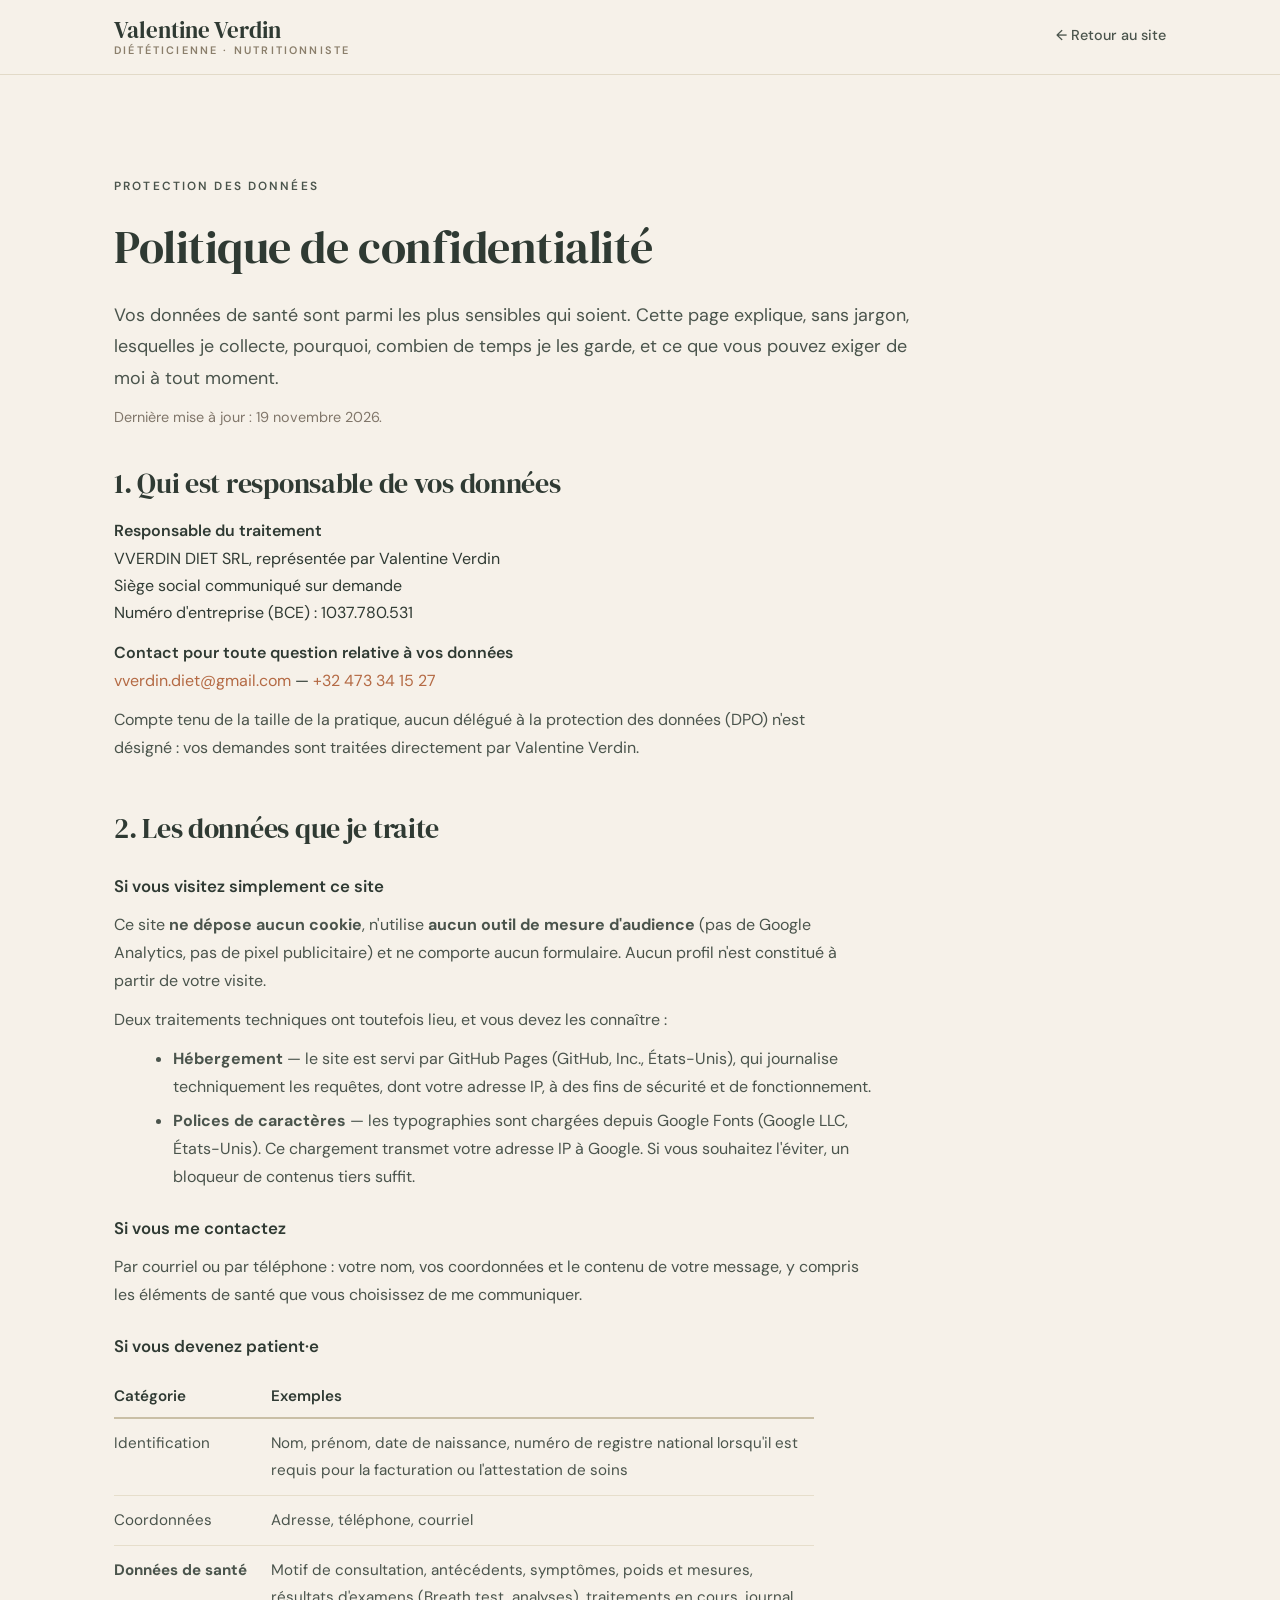
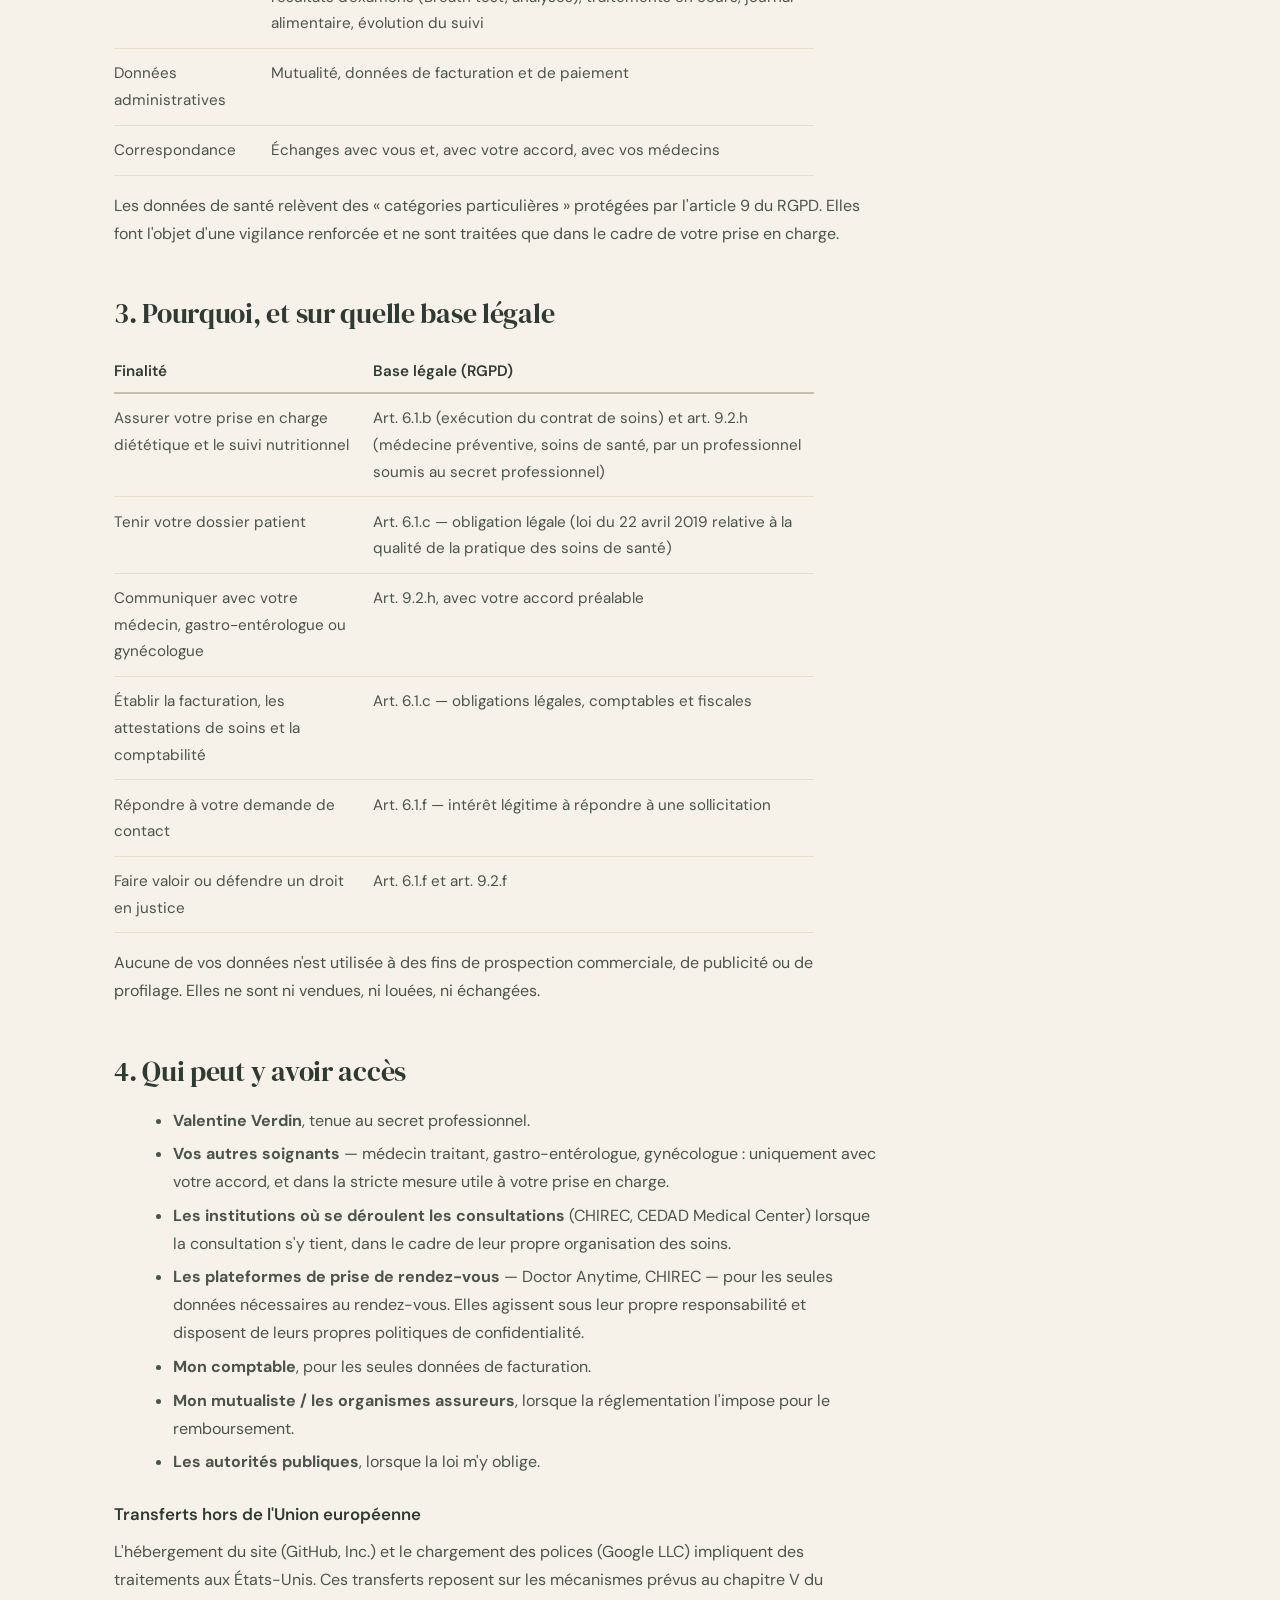
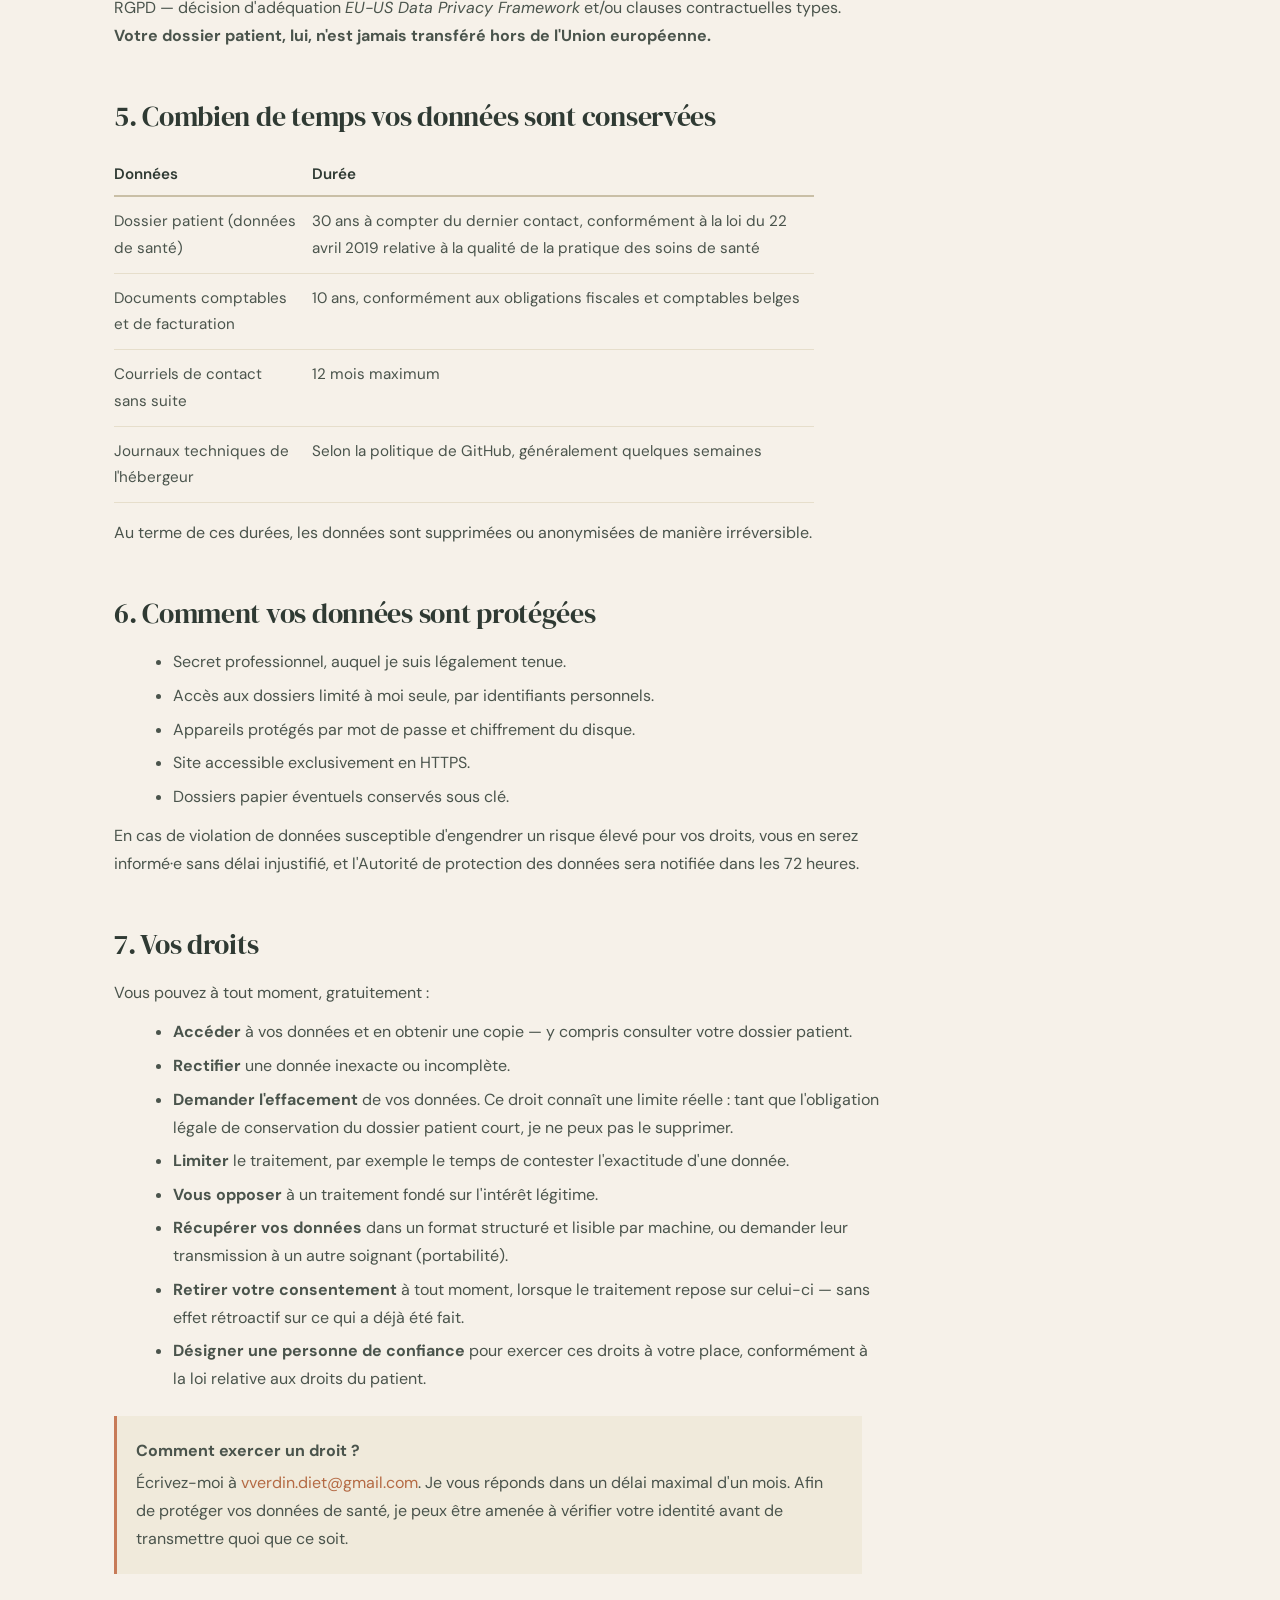
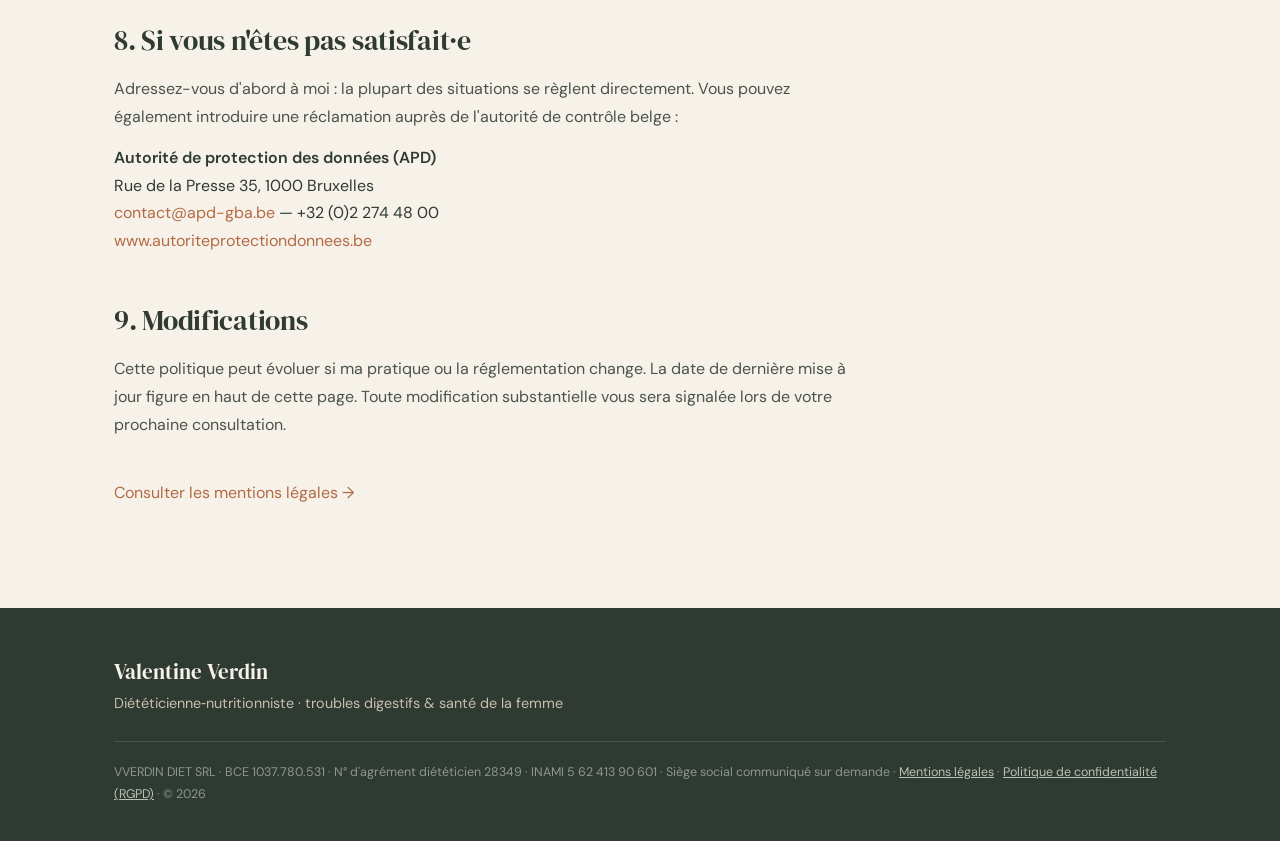
<file: confidentialite.html>
<!DOCTYPE html>
<html lang="fr"><head>
<meta charset="utf-8">
<meta name="viewport" content="width=device-width, initial-scale=1">
<title>Politique de confidentialité (RGPD) — Valentine Verdin</title>
<meta name="description" content="Comment vos données personnelles et de santé sont traitées par Valentine Verdin, diététicienne-nutritionniste à Bruxelles, conformément au RGPD.">
<link rel="canonical" href="https://www.valentineverdin.be/confidentialite.html">
<meta name="robots" content="index, follow">
<link rel="preconnect" href="https://fonts.googleapis.com">
<link rel="preconnect" href="https://fonts.gstatic.com" crossorigin>
<link rel="icon" href="favicon.svg" type="image/svg+xml">
<link rel="stylesheet" href="https://fonts.googleapis.com/css2?family=DM+Sans:wght@400;500;600;700&family=DM+Serif+Display:ital@0;1&display=swap">
<link rel="stylesheet" href="styles.css">
<style>
  .legal h2{font-family:'DM Serif Display',Georgia,serif;font-size:clamp(1.35rem,2.4vw,1.75rem);margin:2.8rem 0 .9rem;color:#2F3A33}
  .legal h2:first-of-type{margin-top:2rem}
  .legal h3{font-family:'DM Sans',system-ui,sans-serif;font-size:1.05rem;font-weight:600;letter-spacing:0;color:#2F3A33;margin:1.6rem 0 .4rem}
  .legal p,.legal li,.legal td{color:#4A544C;line-height:1.75}
  .legal p{margin:.7rem 0;max-width:68ch}
  .legal ul{margin:.7rem 0 .7rem 1.2rem;max-width:68ch}
  .legal li{margin:.35rem 0}
  .legal a{color:#B46A44}
  .legal dl{margin:.7rem 0;max-width:68ch}
  .legal dt{font-weight:600;color:#2F3A33;margin-top:.9rem}
  .legal dd{margin:.15rem 0 0;line-height:1.7}
  .legal table{border-collapse:collapse;width:100%;max-width:70ch;margin:1rem 0;font-size:.95rem}
  .legal th{text-align:left;font-weight:600;color:#2F3A33;border-bottom:2px solid #C9BFA6;padding:.6rem .8rem .6rem 0;vertical-align:top}
  .legal td{border-bottom:1px solid #E6DECB;padding:.7rem .8rem .7rem 0;vertical-align:top}
  .legal .note{background:#F0EADB;border-left:3px solid #C77B58;padding:1rem 1.2rem;max-width:68ch;margin:1.4rem 0}
  .legal .note p{margin:.3rem 0}
</style>
</head>
<body>

<header style="width:100%;background:#F6F1E9;border-bottom:1px solid #E2DAC8">
  <div class="wrap" style="display:flex;flex-wrap:wrap;align-items:center;gap:1rem 2rem;padding-top:1.1rem;padding-bottom:1.1rem">
    <a href="index.html" style="display:flex;flex-direction:column;line-height:1.05;margin-right:auto">
      <span style="font-family:'DM Serif Display',Georgia,serif;font-size:1.45rem">Valentine Verdin</span>
      <span style="font-size:.68rem;letter-spacing:.2em;text-transform:uppercase;color:#8A7E6B;font-weight:600;margin-top:.2rem">Diététicienne · Nutritionniste</span>
    </a>
    <a href="index.html" class="navlink">← Retour au site</a>
  </div>
</header>

<main class="wrap sct legal">
  <p class="eyebrow" style="margin-bottom:1rem">Protection des données</p>
  <h1 style="margin:0;font-size:clamp(2rem,4vw,2.9rem)">Politique de confidentialité</h1>
  <p class="lede" style="margin-top:1.1rem">Vos données de santé sont parmi les plus sensibles qui soient. Cette page explique, sans jargon, lesquelles je collecte, pourquoi, combien de temps je les garde, et ce que vous pouvez exiger de moi à tout moment.</p>
  <p style="font-size:.9rem;color:#80766A">Dernière mise à jour : 19 novembre 2026.</p>

  <h2>1. Qui est responsable de vos données</h2>
  <dl>
    <dt>Responsable du traitement</dt>
    <dd>VVERDIN DIET SRL, représentée par Valentine Verdin<br>Siège social communiqué sur demande<br>Numéro d'entreprise (BCE) : 1037.780.531</dd>
    <dt>Contact pour toute question relative à vos données</dt>
    <dd><a href="mailto:vverdin.diet@gmail.com">vverdin.diet@gmail.com</a> — <a href="tel:+32473341527">+32 473 34 15 27</a></dd>
  </dl>
  <p>Compte tenu de la taille de la pratique, aucun délégué à la protection des données (DPO) n'est désigné : vos demandes sont traitées directement par Valentine Verdin.</p>

  <h2>2. Les données que je traite</h2>

  <h3>Si vous visitez simplement ce site</h3>
  <p>Ce site <strong>ne dépose aucun cookie</strong>, n'utilise <strong>aucun outil de mesure d'audience</strong> (pas de Google Analytics, pas de pixel publicitaire) et ne comporte aucun formulaire. Aucun profil n'est constitué à partir de votre visite.</p>
  <p>Deux traitements techniques ont toutefois lieu, et vous devez les connaître :</p>
  <ul>
    <li><strong>Hébergement</strong> — le site est servi par GitHub Pages (GitHub, Inc., États-Unis), qui journalise techniquement les requêtes, dont votre adresse IP, à des fins de sécurité et de fonctionnement.</li>
    <li><strong>Polices de caractères</strong> — les typographies sont chargées depuis Google Fonts (Google LLC, États-Unis). Ce chargement transmet votre adresse IP à Google. Si vous souhaitez l'éviter, un bloqueur de contenus tiers suffit.</li>
  </ul>

  <h3>Si vous me contactez</h3>
  <p>Par courriel ou par téléphone : votre nom, vos coordonnées et le contenu de votre message, y compris les éléments de santé que vous choisissez de me communiquer.</p>

  <h3>Si vous devenez patient·e</h3>
  <table>
    <tr><th>Catégorie</th><th>Exemples</th></tr>
    <tr><td>Identification</td><td>Nom, prénom, date de naissance, numéro de registre national lorsqu'il est requis pour la facturation ou l'attestation de soins</td></tr>
    <tr><td>Coordonnées</td><td>Adresse, téléphone, courriel</td></tr>
    <tr><td><strong>Données de santé</strong></td><td>Motif de consultation, antécédents, symptômes, poids et mesures, résultats d'examens (Breath test, analyses), traitements en cours, journal alimentaire, évolution du suivi</td></tr>
    <tr><td>Données administratives</td><td>Mutualité, données de facturation et de paiement</td></tr>
    <tr><td>Correspondance</td><td>Échanges avec vous et, avec votre accord, avec vos médecins</td></tr>
  </table>
  <p>Les données de santé relèvent des « catégories particulières » protégées par l'article 9 du RGPD. Elles font l'objet d'une vigilance renforcée et ne sont traitées que dans le cadre de votre prise en charge.</p>

  <h2>3. Pourquoi, et sur quelle base légale</h2>
  <table>
    <tr><th>Finalité</th><th>Base légale (RGPD)</th></tr>
    <tr><td>Assurer votre prise en charge diététique et le suivi nutritionnel</td><td>Art. 6.1.b (exécution du contrat de soins) et art. 9.2.h (médecine préventive, soins de santé, par un professionnel soumis au secret professionnel)</td></tr>
    <tr><td>Tenir votre dossier patient</td><td>Art. 6.1.c — obligation légale (loi du 22 avril 2019 relative à la qualité de la pratique des soins de santé)</td></tr>
    <tr><td>Communiquer avec votre médecin, gastro-entérologue ou gynécologue</td><td>Art. 9.2.h, avec votre accord préalable</td></tr>
    <tr><td>Établir la facturation, les attestations de soins et la comptabilité</td><td>Art. 6.1.c — obligations légales, comptables et fiscales</td></tr>
    <tr><td>Répondre à votre demande de contact</td><td>Art. 6.1.f — intérêt légitime à répondre à une sollicitation</td></tr>
    <tr><td>Faire valoir ou défendre un droit en justice</td><td>Art. 6.1.f et art. 9.2.f</td></tr>
  </table>
  <p>Aucune de vos données n'est utilisée à des fins de prospection commerciale, de publicité ou de profilage. Elles ne sont ni vendues, ni louées, ni échangées.</p>

  <h2>4. Qui peut y avoir accès</h2>
  <ul>
    <li><strong>Valentine Verdin</strong>, tenue au secret professionnel.</li>
    <li><strong>Vos autres soignants</strong> — médecin traitant, gastro-entérologue, gynécologue : uniquement avec votre accord, et dans la stricte mesure utile à votre prise en charge.</li>
    <li><strong>Les institutions où se déroulent les consultations</strong> (CHIREC, CEDAD Medical Center) lorsque la consultation s'y tient, dans le cadre de leur propre organisation des soins.</li>
    <li><strong>Les plateformes de prise de rendez-vous</strong> — Doctor Anytime, CHIREC — pour les seules données nécessaires au rendez-vous. Elles agissent sous leur propre responsabilité et disposent de leurs propres politiques de confidentialité.</li>
    <li><strong>Mon comptable</strong>, pour les seules données de facturation.</li>
    <li><strong>Mon mutualiste / les organismes assureurs</strong>, lorsque la réglementation l'impose pour le remboursement.</li>
    <li><strong>Les autorités publiques</strong>, lorsque la loi m'y oblige.</li>
  </ul>

  <h3>Transferts hors de l'Union européenne</h3>
  <p>L'hébergement du site (GitHub, Inc.) et le chargement des polices (Google LLC) impliquent des traitements aux États-Unis. Ces transferts reposent sur les mécanismes prévus au chapitre V du RGPD — décision d'adéquation <em>EU-US Data Privacy Framework</em> et/ou clauses contractuelles types. <strong>Votre dossier patient, lui, n'est jamais transféré hors de l'Union européenne.</strong></p>

  <h2>5. Combien de temps vos données sont conservées</h2>
  <table>
    <tr><th>Données</th><th>Durée</th></tr>
    <tr><td>Dossier patient (données de santé)</td><td>30 ans à compter du dernier contact, conformément à la loi du 22 avril 2019 relative à la qualité de la pratique des soins de santé</td></tr>
    <tr><td>Documents comptables et de facturation</td><td>10 ans, conformément aux obligations fiscales et comptables belges</td></tr>
    <tr><td>Courriels de contact sans suite</td><td>12 mois maximum</td></tr>
    <tr><td>Journaux techniques de l'hébergeur</td><td>Selon la politique de GitHub, généralement quelques semaines</td></tr>
  </table>
  <p>Au terme de ces durées, les données sont supprimées ou anonymisées de manière irréversible.</p>

  <h2>6. Comment vos données sont protégées</h2>
  <ul>
    <li>Secret professionnel, auquel je suis légalement tenue.</li>
    <li>Accès aux dossiers limité à moi seule, par identifiants personnels.</li>
    <li>Appareils protégés par mot de passe et chiffrement du disque.</li>
    <li>Site accessible exclusivement en HTTPS.</li>
    <li>Dossiers papier éventuels conservés sous clé.</li>
  </ul>
  <p>En cas de violation de données susceptible d'engendrer un risque élevé pour vos droits, vous en serez informé·e sans délai injustifié, et l'Autorité de protection des données sera notifiée dans les 72 heures.</p>

  <h2>7. Vos droits</h2>
  <p>Vous pouvez à tout moment, gratuitement :</p>
  <ul>
    <li><strong>Accéder</strong> à vos données et en obtenir une copie — y compris consulter votre dossier patient.</li>
    <li><strong>Rectifier</strong> une donnée inexacte ou incomplète.</li>
    <li><strong>Demander l'effacement</strong> de vos données. Ce droit connaît une limite réelle : tant que l'obligation légale de conservation du dossier patient court, je ne peux pas le supprimer.</li>
    <li><strong>Limiter</strong> le traitement, par exemple le temps de contester l'exactitude d'une donnée.</li>
    <li><strong>Vous opposer</strong> à un traitement fondé sur l'intérêt légitime.</li>
    <li><strong>Récupérer vos données</strong> dans un format structuré et lisible par machine, ou demander leur transmission à un autre soignant (portabilité).</li>
    <li><strong>Retirer votre consentement</strong> à tout moment, lorsque le traitement repose sur celui-ci — sans effet rétroactif sur ce qui a déjà été fait.</li>
    <li><strong>Désigner une personne de confiance</strong> pour exercer ces droits à votre place, conformément à la loi relative aux droits du patient.</li>
  </ul>

  <div class="note">
    <p><strong>Comment exercer un droit ?</strong></p>
    <p>Écrivez-moi à <a href="mailto:vverdin.diet@gmail.com">vverdin.diet@gmail.com</a>. Je vous réponds dans un délai maximal d'un mois. Afin de protéger vos données de santé, je peux être amenée à vérifier votre identité avant de transmettre quoi que ce soit.</p>
  </div>

  <h2>8. Si vous n'êtes pas satisfait·e</h2>
  <p>Adressez-vous d'abord à moi : la plupart des situations se règlent directement. Vous pouvez également introduire une réclamation auprès de l'autorité de contrôle belge :</p>
  <dl>
    <dt>Autorité de protection des données (APD)</dt>
    <dd>Rue de la Presse 35, 1000 Bruxelles<br>
        <a href="mailto:contact@apd-gba.be">contact@apd-gba.be</a> — +32 (0)2 274 48 00<br>
        <a href="https://www.autoriteprotectiondonnees.be" target="_blank" rel="noopener">www.autoriteprotectiondonnees.be</a></dd>
  </dl>

  <h2>9. Modifications</h2>
  <p>Cette politique peut évoluer si ma pratique ou la réglementation change. La date de dernière mise à jour figure en haut de cette page. Toute modification substantielle vous sera signalée lors de votre prochaine consultation.</p>

  <p style="margin-top:2.5rem"><a href="mentions-legales.html">Consulter les mentions légales →</a></p>
</main>

<footer style="width:100%;background:#2F3A33;color:#C7BFB0">
  <div class="wrap" style="padding-top:clamp(2rem,4vw,3rem);padding-bottom:2.2rem">
    <p style="font-family:'DM Serif Display',Georgia,serif;font-size:1.3rem;color:#F6F1E9">Valentine Verdin</p>
    <p style="margin-top:.4rem;font-size:.9rem">Diététicienne‑nutritionniste · troubles digestifs &amp; santé de la femme</p>
    <hr style="border:none;border-top:1px solid #45544A;margin:1.6rem 0 1.2rem">
    <p style="font-size:.78rem;color:#8E978B;line-height:1.8">VVERDIN DIET SRL · BCE 1037.780.531 · N° d'agrément diététicien 28349 · INAMI 5 62 413 90 601 · Siège social communiqué sur demande · <a href="mentions-legales.html" style="color:#B9C1B4;text-decoration:underline">Mentions légales</a> · <a href="confidentialite.html" style="color:#B9C1B4;text-decoration:underline">Politique de confidentialité (RGPD)</a> · © 2026</p>
  </div>
</footer>

</body></html>
</file>
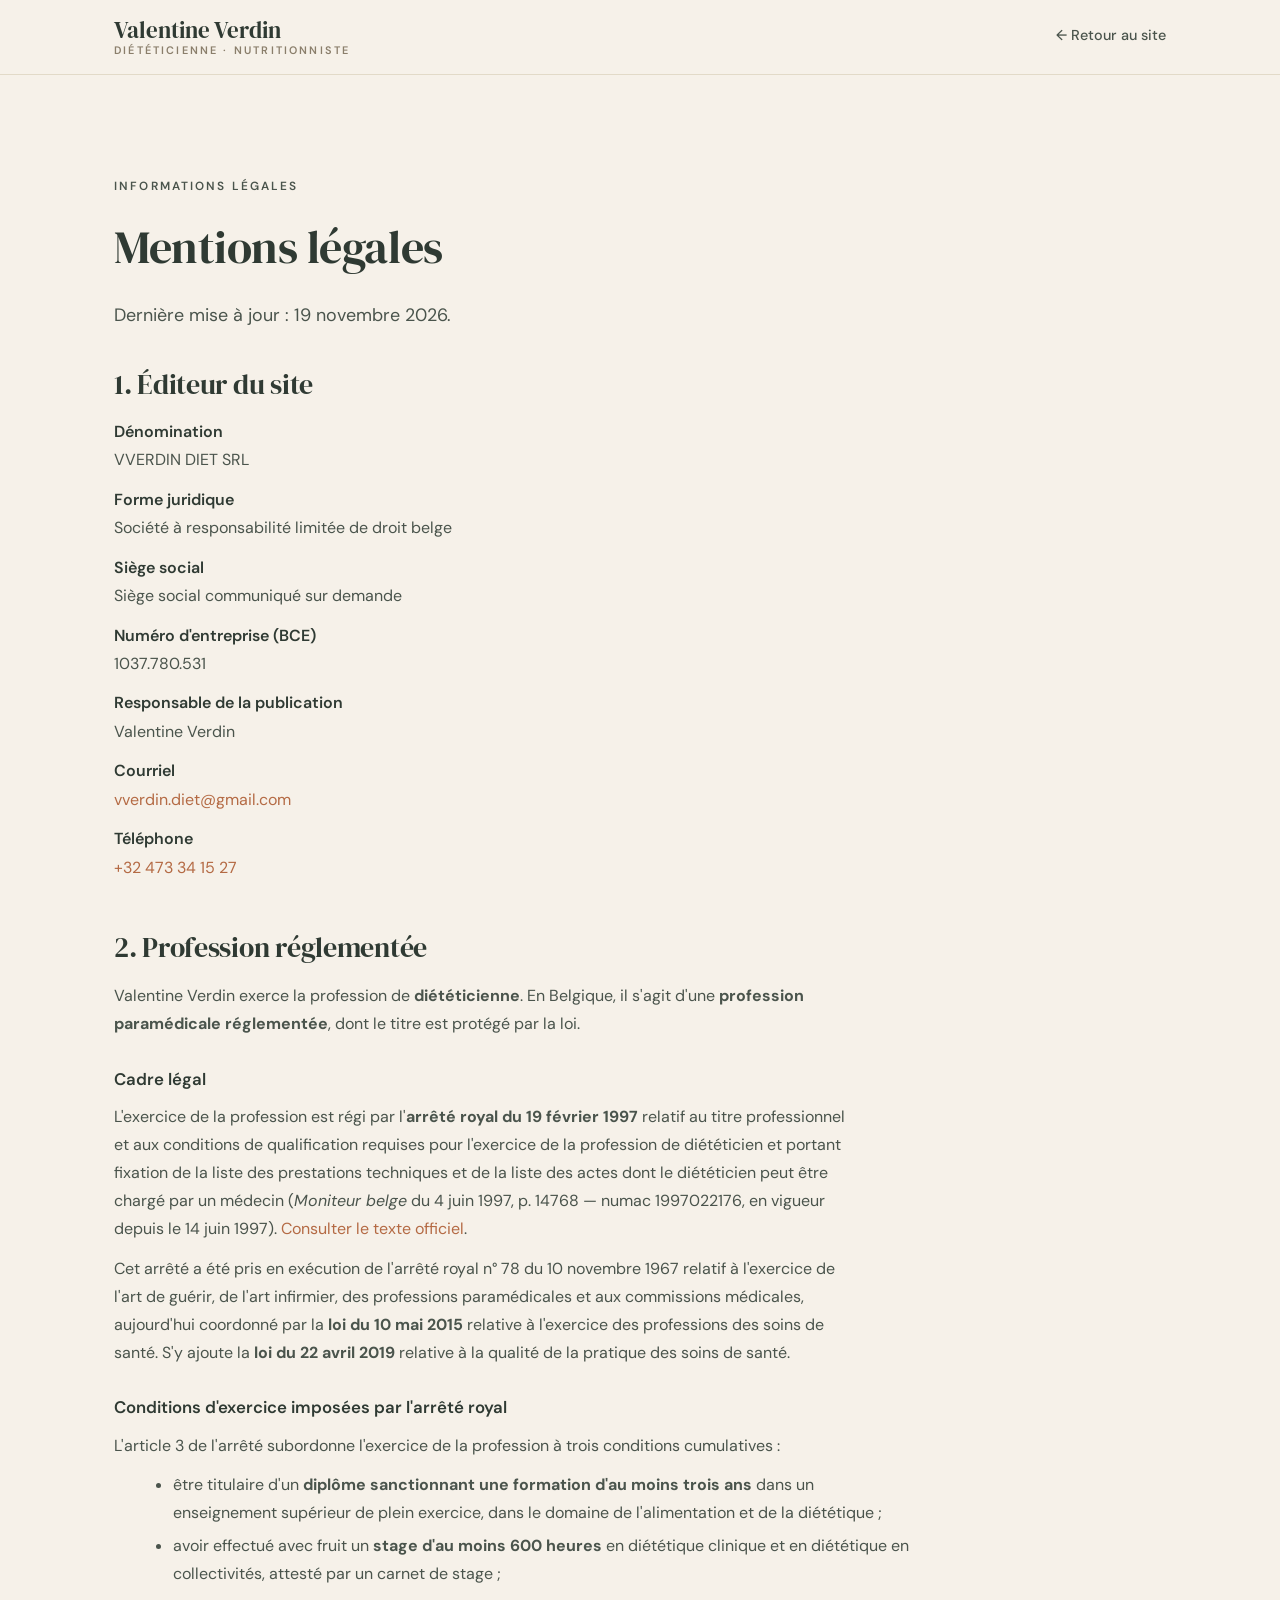
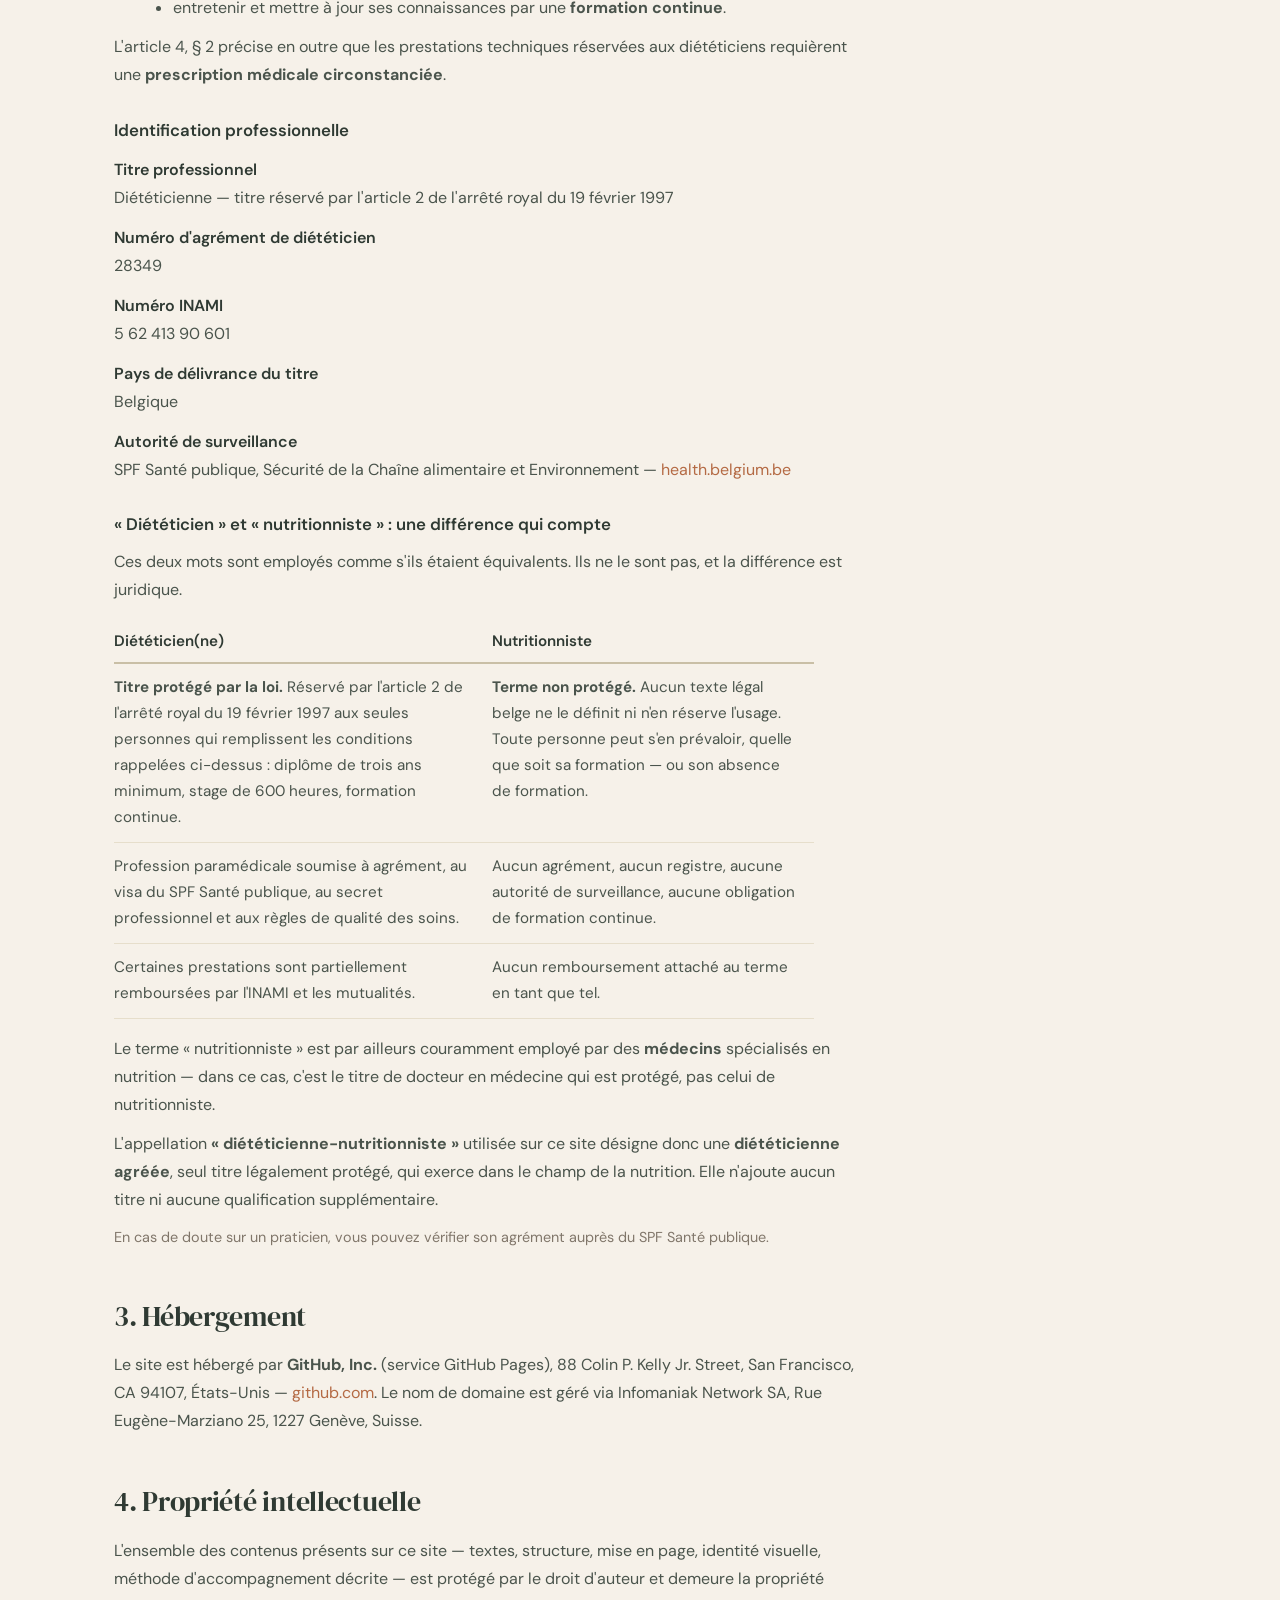
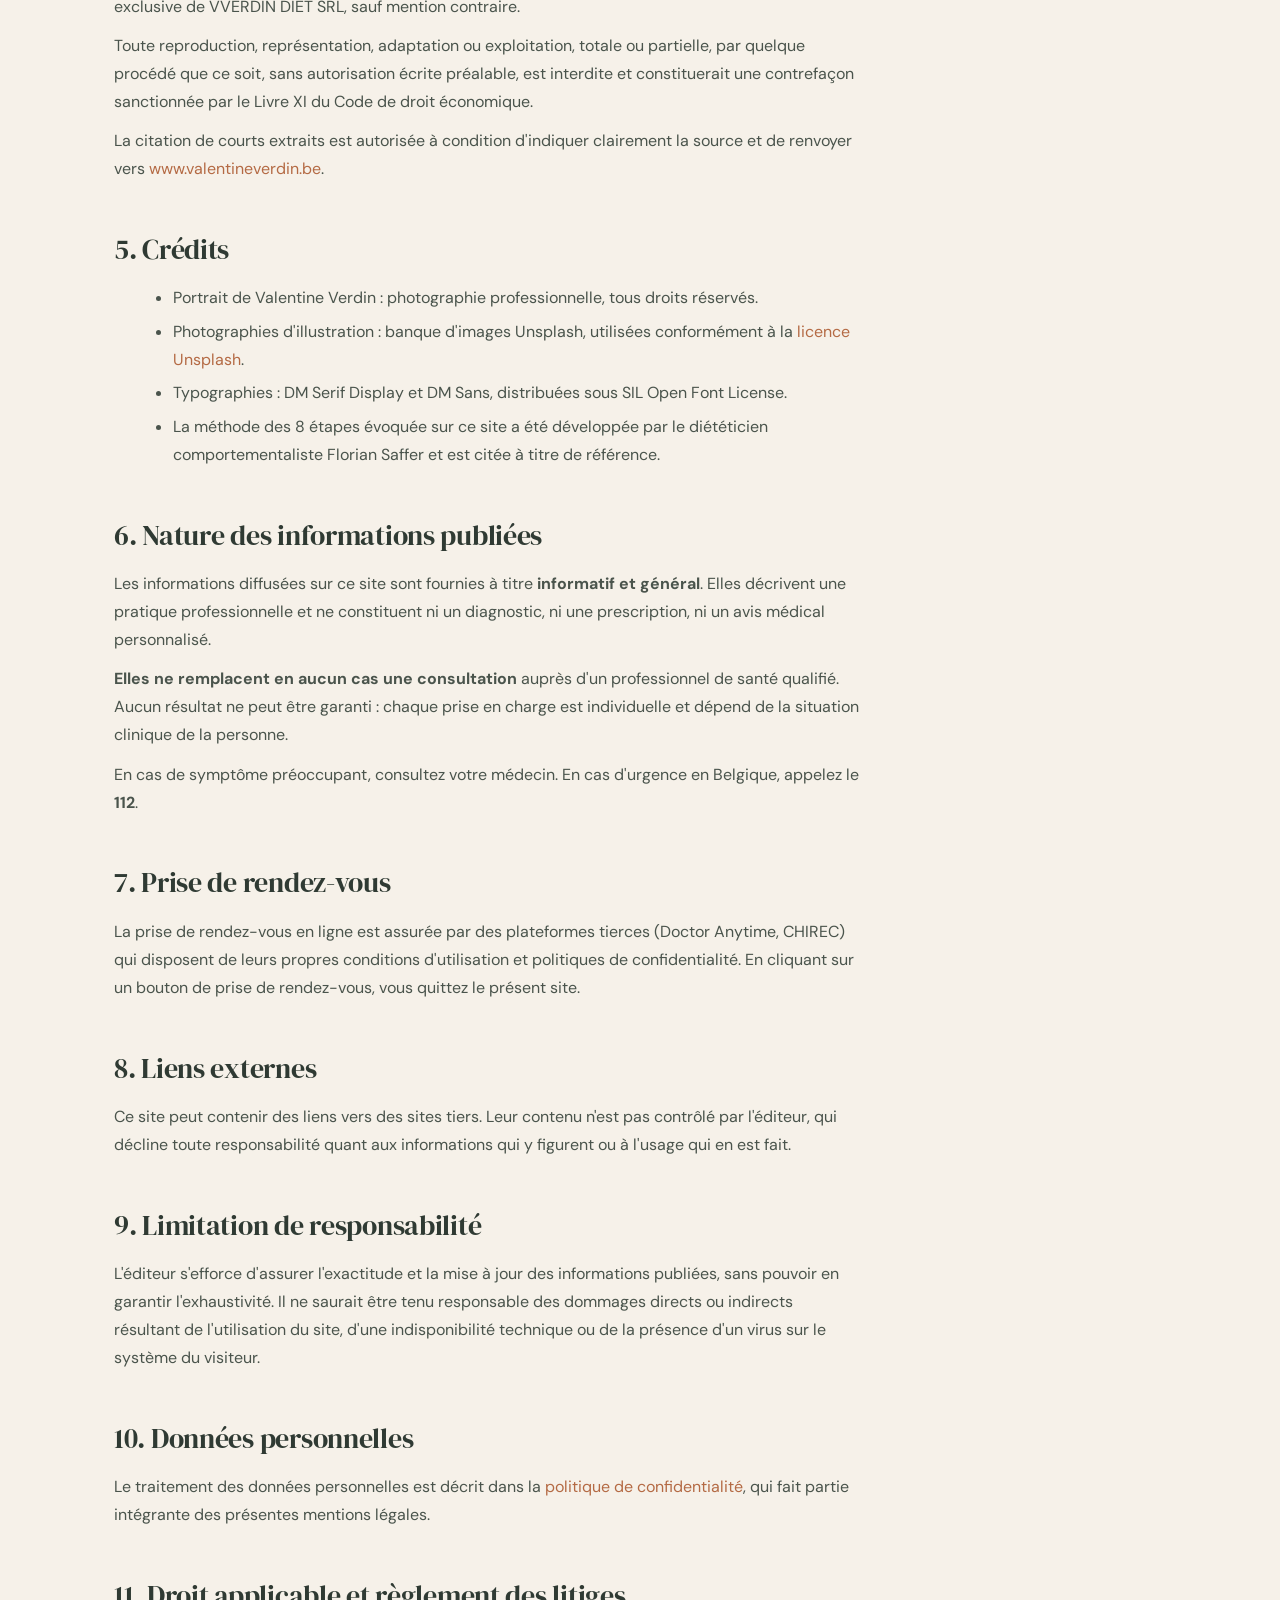
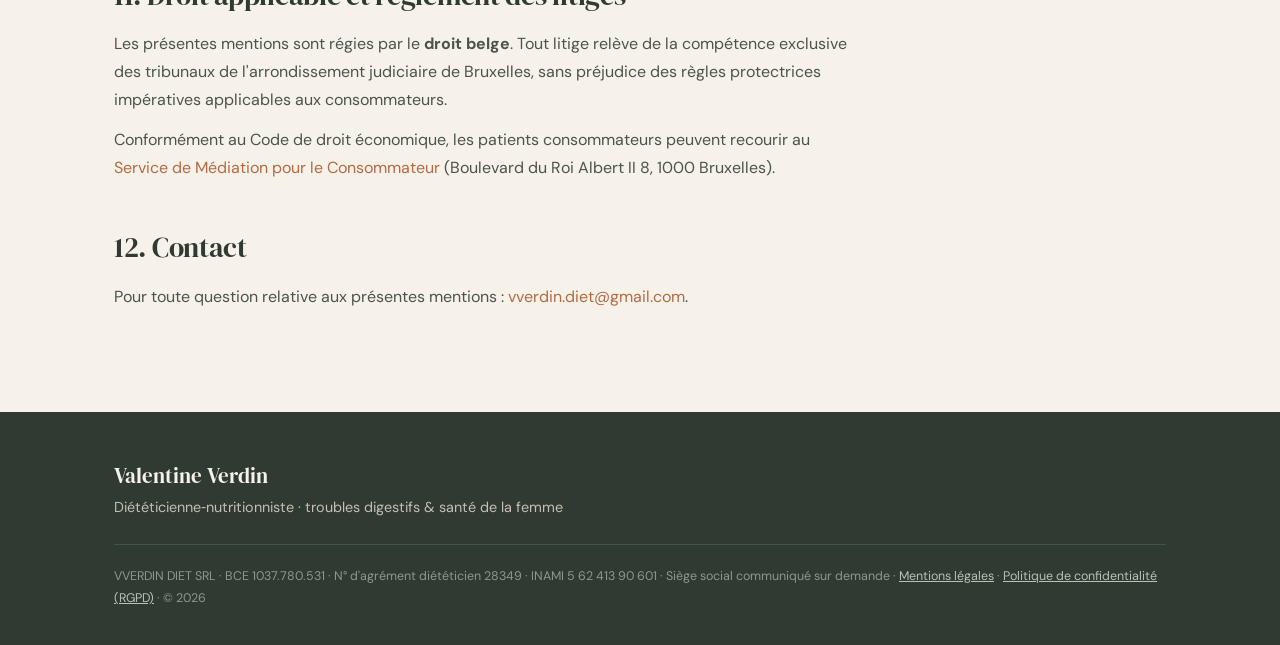
<file: mentions-legales.html>
<!DOCTYPE html>
<html lang="fr"><head>
<meta charset="utf-8">
<meta name="viewport" content="width=device-width, initial-scale=1">
<title>Mentions légales — Valentine Verdin</title>
<meta name="description" content="Mentions légales du site de Valentine Verdin, diététicienne-nutritionniste à Bruxelles : société, numéro d'entreprise, agrément INAMI et siège social.">
<link rel="canonical" href="https://www.valentineverdin.be/mentions-legales.html">
<meta name="robots" content="index, follow">
<link rel="preconnect" href="https://fonts.googleapis.com">
<link rel="preconnect" href="https://fonts.gstatic.com" crossorigin>
<link rel="icon" href="favicon.svg" type="image/svg+xml">
<link rel="stylesheet" href="https://fonts.googleapis.com/css2?family=DM+Sans:wght@400;500;600;700&family=DM+Serif+Display:ital@0;1&display=swap">
<link rel="stylesheet" href="styles.css">
<style>
  .legal h2{font-family:'DM Serif Display',Georgia,serif;font-size:clamp(1.35rem,2.4vw,1.75rem);margin:2.8rem 0 .9rem;color:#2F3A33}
  .legal h2:first-of-type{margin-top:2rem}
  .legal h3{font-family:'DM Sans',system-ui,sans-serif;font-size:1.05rem;font-weight:600;letter-spacing:0;color:#2F3A33;margin:1.8rem 0 .5rem}
  .legal table{border-collapse:collapse;width:100%;max-width:70ch;margin:1rem 0;font-size:.95rem}
  .legal th{text-align:left;font-weight:600;color:#2F3A33;border-bottom:2px solid #C9BFA6;padding:.6rem .8rem .6rem 0;vertical-align:top}
  .legal td{border-bottom:1px solid #E6DECB;padding:.7rem .8rem .7rem 0;vertical-align:top;color:#4A544C;line-height:1.7}
  .legal p,.legal li{color:#4A544C;line-height:1.75;max-width:68ch}
  .legal p{margin:.7rem 0}
  .legal ul{margin:.7rem 0 .7rem 1.2rem}
  .legal li{margin:.35rem 0}
  .legal a{color:#B46A44}
  .legal dl{margin:.7rem 0;max-width:68ch}
  .legal dt{font-weight:600;color:#2F3A33;margin-top:.9rem}
  .legal dd{margin:.15rem 0 0;color:#4A544C;line-height:1.7}
</style>
</head>
<body>

<header style="width:100%;background:#F6F1E9;border-bottom:1px solid #E2DAC8">
  <div class="wrap" style="display:flex;flex-wrap:wrap;align-items:center;gap:1rem 2rem;padding-top:1.1rem;padding-bottom:1.1rem">
    <a href="index.html" style="display:flex;flex-direction:column;line-height:1.05;margin-right:auto">
      <span style="font-family:'DM Serif Display',Georgia,serif;font-size:1.45rem">Valentine Verdin</span>
      <span style="font-size:.68rem;letter-spacing:.2em;text-transform:uppercase;color:#8A7E6B;font-weight:600;margin-top:.2rem">Diététicienne · Nutritionniste</span>
    </a>
    <a href="index.html" class="navlink">← Retour au site</a>
  </div>
</header>

<main class="wrap sct legal">
  <p class="eyebrow" style="margin-bottom:1rem">Informations légales</p>
  <h1 style="margin:0;font-size:clamp(2rem,4vw,2.9rem)">Mentions légales</h1>
  <p class="lede" style="margin-top:1.1rem">Dernière mise à jour : 19 novembre 2026.</p>

  <h2>1. Éditeur du site</h2>
  <dl>
    <dt>Dénomination</dt><dd>VVERDIN DIET SRL</dd>
    <dt>Forme juridique</dt><dd>Société à responsabilité limitée de droit belge</dd>
    <dt>Siège social</dt><dd>Siège social communiqué sur demande</dd>
    <dt>Numéro d'entreprise (BCE)</dt><dd>1037.780.531</dd>
    <dt>Responsable de la publication</dt><dd>Valentine Verdin</dd>
    <dt>Courriel</dt><dd><a href="mailto:vverdin.diet@gmail.com">vverdin.diet@gmail.com</a></dd>
    <dt>Téléphone</dt><dd><a href="tel:+32473341527">+32 473 34 15 27</a></dd>
  </dl>

  <h2>2. Profession réglementée</h2>
  <p>Valentine Verdin exerce la profession de <strong>diététicienne</strong>. En Belgique, il s'agit d'une <strong>profession paramédicale réglementée</strong>, dont le titre est protégé par la loi.</p>

  <h3>Cadre légal</h3>
  <p>L'exercice de la profession est régi par l'<strong>arrêté royal du 19 février 1997</strong> relatif au titre professionnel et aux conditions de qualification requises pour l'exercice de la profession de diététicien et portant fixation de la liste des prestations techniques et de la liste des actes dont le diététicien peut être chargé par un médecin (<em>Moniteur belge</em> du 4 juin 1997, p. 14768 — numac 1997022176, en vigueur depuis le 14 juin 1997). <a href="https://www.ejustice.just.fgov.be/cgi_loi/change_lg.pl?language=fr&amp;la=F&amp;cn=1997021934&amp;table_name=loi" target="_blank" rel="noopener">Consulter le texte officiel</a>.</p>
  <p>Cet arrêté a été pris en exécution de l'arrêté royal n° 78 du 10 novembre 1967 relatif à l'exercice de l'art de guérir, de l'art infirmier, des professions paramédicales et aux commissions médicales, aujourd'hui coordonné par la <strong>loi du 10 mai 2015</strong> relative à l'exercice des professions des soins de santé. S'y ajoute la <strong>loi du 22 avril 2019</strong> relative à la qualité de la pratique des soins de santé.</p>

  <h3>Conditions d'exercice imposées par l'arrêté royal</h3>
  <p>L'article 3 de l'arrêté subordonne l'exercice de la profession à trois conditions cumulatives :</p>
  <ul>
    <li>être titulaire d'un <strong>diplôme sanctionnant une formation d'au moins trois ans</strong> dans un enseignement supérieur de plein exercice, dans le domaine de l'alimentation et de la diététique ;</li>
    <li>avoir effectué avec fruit un <strong>stage d'au moins 600 heures</strong> en diététique clinique et en diététique en collectivités, attesté par un carnet de stage ;</li>
    <li>entretenir et mettre à jour ses connaissances par une <strong>formation continue</strong>.</li>
  </ul>
  <p>L'article 4, § 2 précise en outre que les prestations techniques réservées aux diététiciens requièrent une <strong>prescription médicale circonstanciée</strong>.</p>

  <h3>Identification professionnelle</h3>
  <dl>
    <dt>Titre professionnel</dt><dd>Diététicienne — titre réservé par l'article 2 de l'arrêté royal du 19 février 1997</dd>
    <dt>Numéro d'agrément de diététicien</dt><dd>28349</dd>
    <dt>Numéro INAMI</dt><dd>5 62 413 90 601</dd>
    <dt>Pays de délivrance du titre</dt><dd>Belgique</dd>
    <dt>Autorité de surveillance</dt><dd>SPF Santé publique, Sécurité de la Chaîne alimentaire et Environnement — <a href="https://www.health.belgium.be" target="_blank" rel="noopener">health.belgium.be</a></dd>
  </dl>

  <h3>« Diététicien » et « nutritionniste » : une différence qui compte</h3>
  <p>Ces deux mots sont employés comme s'ils étaient équivalents. Ils ne le sont pas, et la différence est juridique.</p>
  <table>
    <tr><th>Diététicien(ne)</th><th>Nutritionniste</th></tr>
    <tr>
      <td><strong>Titre protégé par la loi.</strong> Réservé par l'article 2 de l'arrêté royal du 19 février 1997 aux seules personnes qui remplissent les conditions rappelées ci-dessus : diplôme de trois ans minimum, stage de 600 heures, formation continue.</td>
      <td><strong>Terme non protégé.</strong> Aucun texte légal belge ne le définit ni n'en réserve l'usage. Toute personne peut s'en prévaloir, quelle que soit sa formation — ou son absence de formation.</td>
    </tr>
    <tr>
      <td>Profession paramédicale soumise à agrément, au visa du SPF Santé publique, au secret professionnel et aux règles de qualité des soins.</td>
      <td>Aucun agrément, aucun registre, aucune autorité de surveillance, aucune obligation de formation continue.</td>
    </tr>
    <tr>
      <td>Certaines prestations sont partiellement remboursées par l'INAMI et les mutualités.</td>
      <td>Aucun remboursement attaché au terme en tant que tel.</td>
    </tr>
  </table>
  <p>Le terme « nutritionniste » est par ailleurs couramment employé par des <strong>médecins</strong> spécialisés en nutrition — dans ce cas, c'est le titre de docteur en médecine qui est protégé, pas celui de nutritionniste.</p>
  <p>L'appellation <strong>« diététicienne-nutritionniste »</strong> utilisée sur ce site désigne donc une <strong>diététicienne agréée</strong>, seul titre légalement protégé, qui exerce dans le champ de la nutrition. Elle n'ajoute aucun titre ni aucune qualification supplémentaire.</p>
  <p style="font-size:.9rem;color:#80766A">En cas de doute sur un praticien, vous pouvez vérifier son agrément auprès du SPF Santé publique.</p>

  <h2>3. Hébergement</h2>
  <p>Le site est hébergé par <strong>GitHub, Inc.</strong> (service GitHub Pages), 88 Colin P. Kelly Jr. Street, San Francisco, CA 94107, États-Unis — <a href="https://github.com" target="_blank" rel="noopener">github.com</a>. Le nom de domaine est géré via Infomaniak Network SA, Rue Eugène-Marziano 25, 1227 Genève, Suisse.</p>

  <h2>4. Propriété intellectuelle</h2>
  <p>L'ensemble des contenus présents sur ce site — textes, structure, mise en page, identité visuelle, méthode d'accompagnement décrite — est protégé par le droit d'auteur et demeure la propriété exclusive de VVERDIN DIET SRL, sauf mention contraire.</p>
  <p>Toute reproduction, représentation, adaptation ou exploitation, totale ou partielle, par quelque procédé que ce soit, sans autorisation écrite préalable, est interdite et constituerait une contrefaçon sanctionnée par le Livre XI du Code de droit économique.</p>
  <p>La citation de courts extraits est autorisée à condition d'indiquer clairement la source et de renvoyer vers <a href="https://www.valentineverdin.be/">www.valentineverdin.be</a>.</p>

  <h2>5. Crédits</h2>
  <ul>
    <li>Portrait de Valentine Verdin : photographie professionnelle, tous droits réservés.</li>
    <li>Photographies d'illustration : banque d'images Unsplash, utilisées conformément à la <a href="https://unsplash.com/license" target="_blank" rel="noopener">licence Unsplash</a>.</li>
    <li>Typographies : DM Serif Display et DM Sans, distribuées sous SIL Open Font License.</li>
    <li>La méthode des 8 étapes évoquée sur ce site a été développée par le diététicien comportementaliste Florian Saffer et est citée à titre de référence.</li>
  </ul>

  <h2>6. Nature des informations publiées</h2>
  <p>Les informations diffusées sur ce site sont fournies à titre <strong>informatif et général</strong>. Elles décrivent une pratique professionnelle et ne constituent ni un diagnostic, ni une prescription, ni un avis médical personnalisé.</p>
  <p><strong>Elles ne remplacent en aucun cas une consultation</strong> auprès d'un professionnel de santé qualifié. Aucun résultat ne peut être garanti : chaque prise en charge est individuelle et dépend de la situation clinique de la personne.</p>
  <p>En cas de symptôme préoccupant, consultez votre médecin. En cas d'urgence en Belgique, appelez le <strong>112</strong>.</p>

  <h2>7. Prise de rendez-vous</h2>
  <p>La prise de rendez-vous en ligne est assurée par des plateformes tierces (Doctor Anytime, CHIREC) qui disposent de leurs propres conditions d'utilisation et politiques de confidentialité. En cliquant sur un bouton de prise de rendez-vous, vous quittez le présent site.</p>

  <h2>8. Liens externes</h2>
  <p>Ce site peut contenir des liens vers des sites tiers. Leur contenu n'est pas contrôlé par l'éditeur, qui décline toute responsabilité quant aux informations qui y figurent ou à l'usage qui en est fait.</p>

  <h2>9. Limitation de responsabilité</h2>
  <p>L'éditeur s'efforce d'assurer l'exactitude et la mise à jour des informations publiées, sans pouvoir en garantir l'exhaustivité. Il ne saurait être tenu responsable des dommages directs ou indirects résultant de l'utilisation du site, d'une indisponibilité technique ou de la présence d'un virus sur le système du visiteur.</p>

  <h2>10. Données personnelles</h2>
  <p>Le traitement des données personnelles est décrit dans la <a href="confidentialite.html">politique de confidentialité</a>, qui fait partie intégrante des présentes mentions légales.</p>

  <h2>11. Droit applicable et règlement des litiges</h2>
  <p>Les présentes mentions sont régies par le <strong>droit belge</strong>. Tout litige relève de la compétence exclusive des tribunaux de l'arrondissement judiciaire de Bruxelles, sans préjudice des règles protectrices impératives applicables aux consommateurs.</p>
  <p>Conformément au Code de droit économique, les patients consommateurs peuvent recourir au <a href="https://mediationconsommateur.be" target="_blank" rel="noopener">Service de Médiation pour le Consommateur</a> (Boulevard du Roi Albert II 8, 1000 Bruxelles).</p>

  <h2>12. Contact</h2>
  <p>Pour toute question relative aux présentes mentions : <a href="mailto:vverdin.diet@gmail.com">vverdin.diet@gmail.com</a>.</p>
</main>

<footer style="width:100%;background:#2F3A33;color:#C7BFB0">
  <div class="wrap" style="padding-top:clamp(2rem,4vw,3rem);padding-bottom:2.2rem">
    <p style="font-family:'DM Serif Display',Georgia,serif;font-size:1.3rem;color:#F6F1E9">Valentine Verdin</p>
    <p style="margin-top:.4rem;font-size:.9rem">Diététicienne‑nutritionniste · troubles digestifs &amp; santé de la femme</p>
    <hr style="border:none;border-top:1px solid #45544A;margin:1.6rem 0 1.2rem">
    <p style="font-size:.78rem;color:#8E978B;line-height:1.8">VVERDIN DIET SRL · BCE 1037.780.531 · N° d'agrément diététicien 28349 · INAMI 5 62 413 90 601 · Siège social communiqué sur demande · <a href="mentions-legales.html" style="color:#B9C1B4;text-decoration:underline">Mentions légales</a> · <a href="confidentialite.html" style="color:#B9C1B4;text-decoration:underline">Politique de confidentialité (RGPD)</a> · © 2026</p>
  </div>
</footer>

</body></html>
</file>
<file: styles.css>
*{box-sizing:border-box}
body{margin:0;font-family:'DM Sans',system-ui,-apple-system,sans-serif;color:#2F3A33;background:#F6F1E9;-webkit-font-smoothing:antialiased;line-height:1.5}
h1,h2,h3{font-family:'DM Serif Display',Georgia,serif;font-weight:400;letter-spacing:-.01em}
a{color:#2F3A33;text-decoration:none}
p{margin:0}
.eyebrow{font-size:.74rem;letter-spacing:.18em;text-transform:uppercase;font-weight:600;color:#B46A44}
.btn{display:inline-flex;align-items:center;gap:.5rem;font-weight:600;border-radius:999px;padding:.8rem 1.6rem;font-size:.95rem;line-height:1;cursor:pointer;border:1.5px solid transparent;transition:background .2s ease,color .2s ease,border-color .2s ease}
.btn-primary{background:#2F3A33;color:#F6F1E9}
.btn-primary:hover{background:#45544A}
.btn-ghost{background:transparent;color:#2F3A33;border-color:#C9BFA6}
.btn-ghost:hover{border-color:#2F3A33}
.navlink{font-size:.9rem;font-weight:500;color:#4A544C;border-bottom:1.5px solid transparent;padding-bottom:2px;transition:color .2s,border-color .2s}
.navlink:hover{color:#2F3A33;border-color:#C77B58}
.ph{display:flex;flex-direction:column;align-items:center;justify-content:center;gap:.5rem;text-align:center;color:#6E7D68;background:#E8EEE6;border:1.5px dashed #AEBEA6;border-radius:4px;padding:1.5rem}
.ph small{font-size:.8rem;color:#80907A}
hr.rule{border:none;border-top:1px solid #E2DAC8;margin:0}
.card{background:#FBF8F1;border:1px solid #E6DECB;border-radius:6px;padding:2.2rem;display:flex;flex-direction:column;gap:1rem}
.chip{font-family:'DM Serif Display',Georgia,serif;font-style:italic;font-size:clamp(1.05rem,1.5vw,1.3rem);color:#F2ECDF;background:#394740;border:1px solid #4D5A51;border-radius:999px;padding:.65rem 1.3rem}
.lede{font-size:clamp(1.05rem,1.4vw,1.2rem);line-height:1.7;color:#4A544C}
.wrap{max-width:1180px;margin:0 auto;padding-left:clamp(20px,5vw,80px);padding-right:clamp(20px,5vw,80px)}
.sct{padding-top:clamp(3.5rem,7vw,6.5rem);padding-bottom:clamp(3.5rem,7vw,6.5rem)}

/* Bouton de rendez-vous fixé en bas de l'écran, sur téléphone uniquement. */
.barre-rdv{display:none}
@media (max-width:640px){
  .barre-rdv{display:block;position:fixed;left:0;right:0;bottom:0;z-index:50;
    padding:.7rem 1rem calc(.7rem + env(safe-area-inset-bottom));
    background:rgba(246,241,233,.96);border-top:1px solid #E2DAC8}
  body{padding-bottom:5rem}
}
</file>
